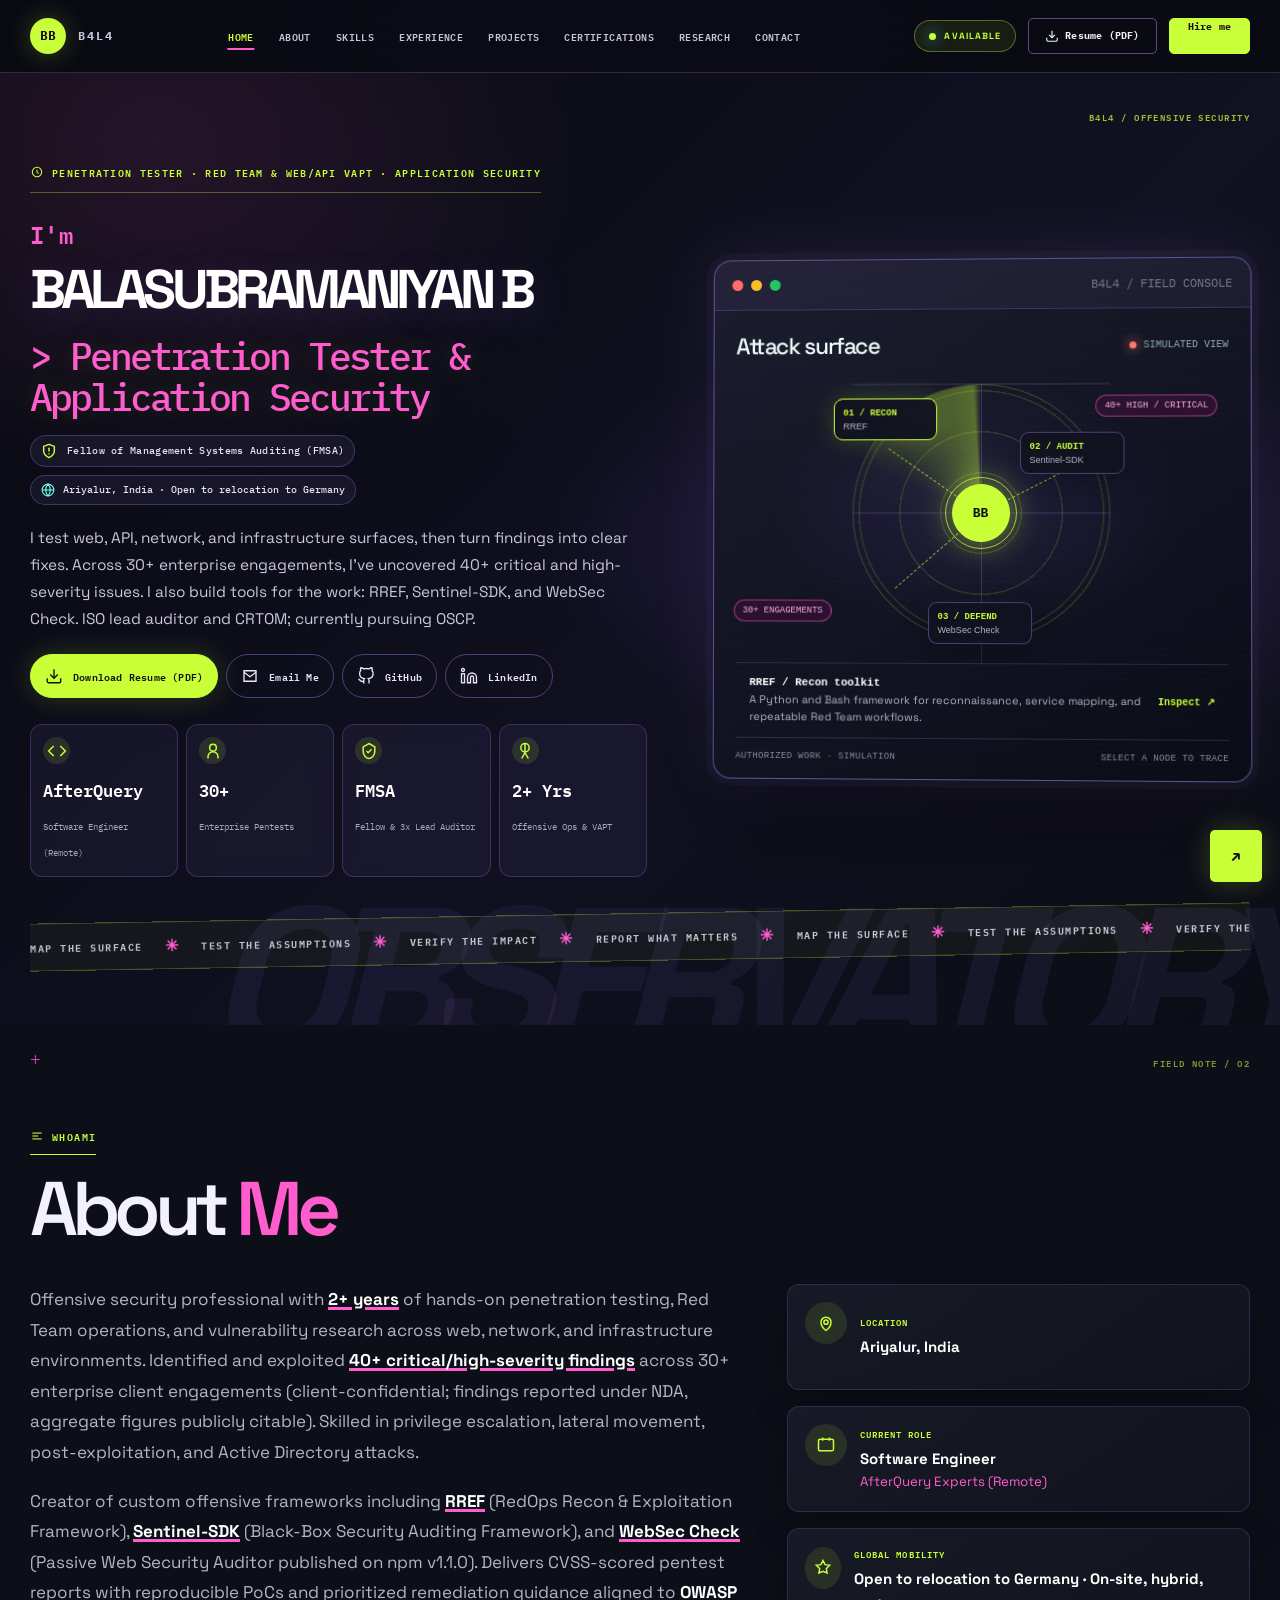
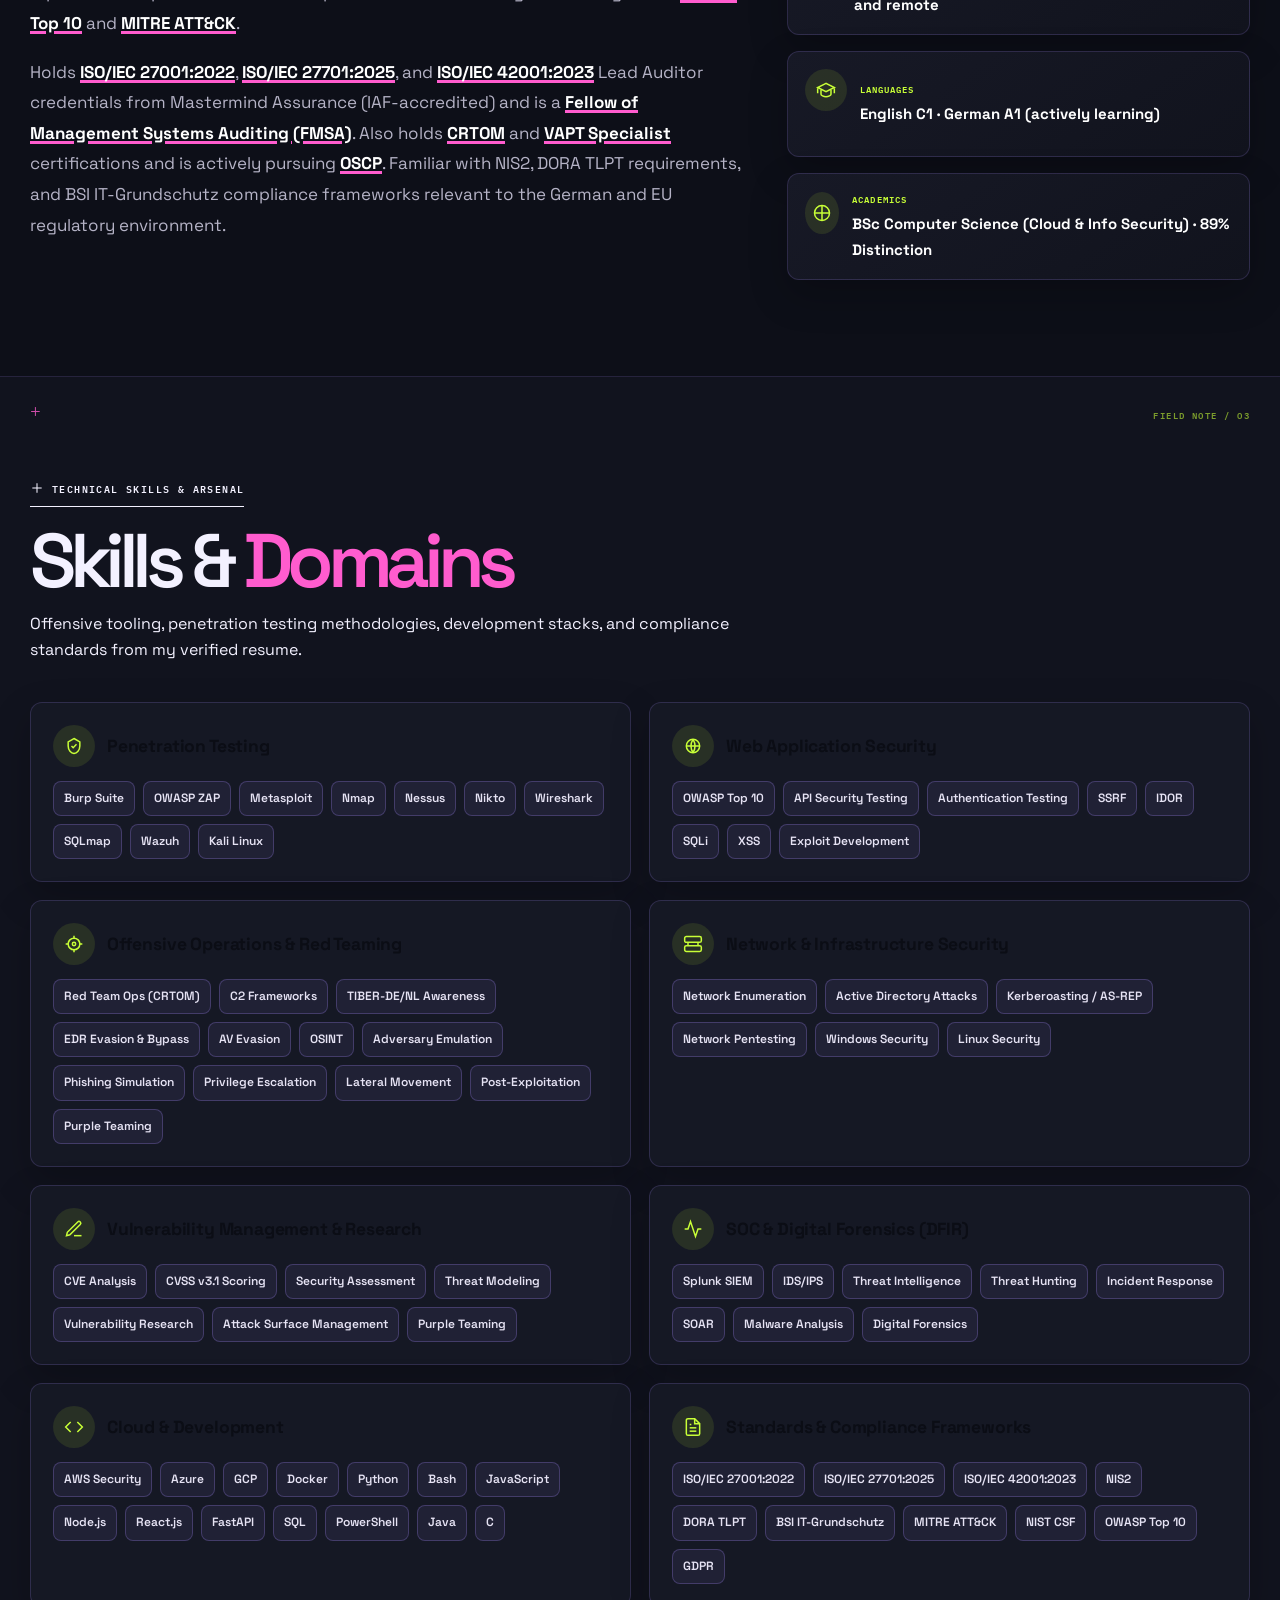
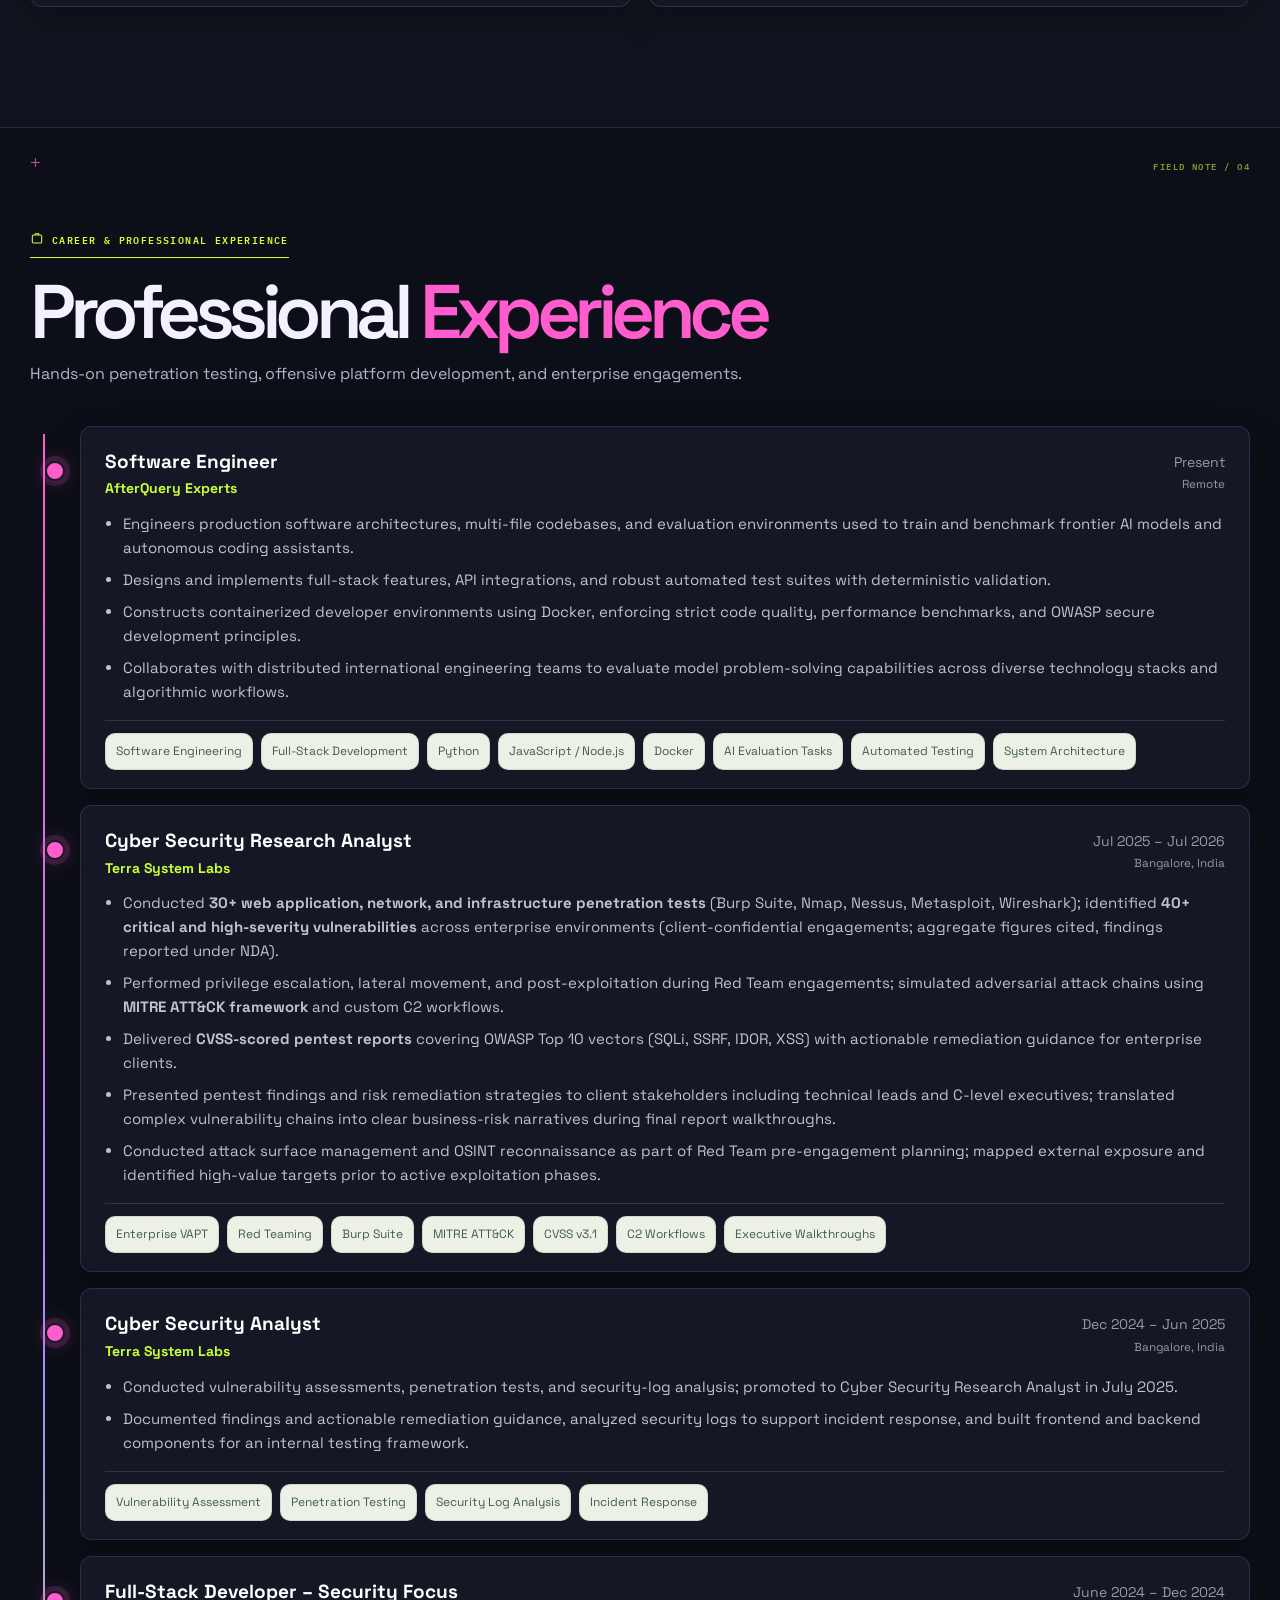
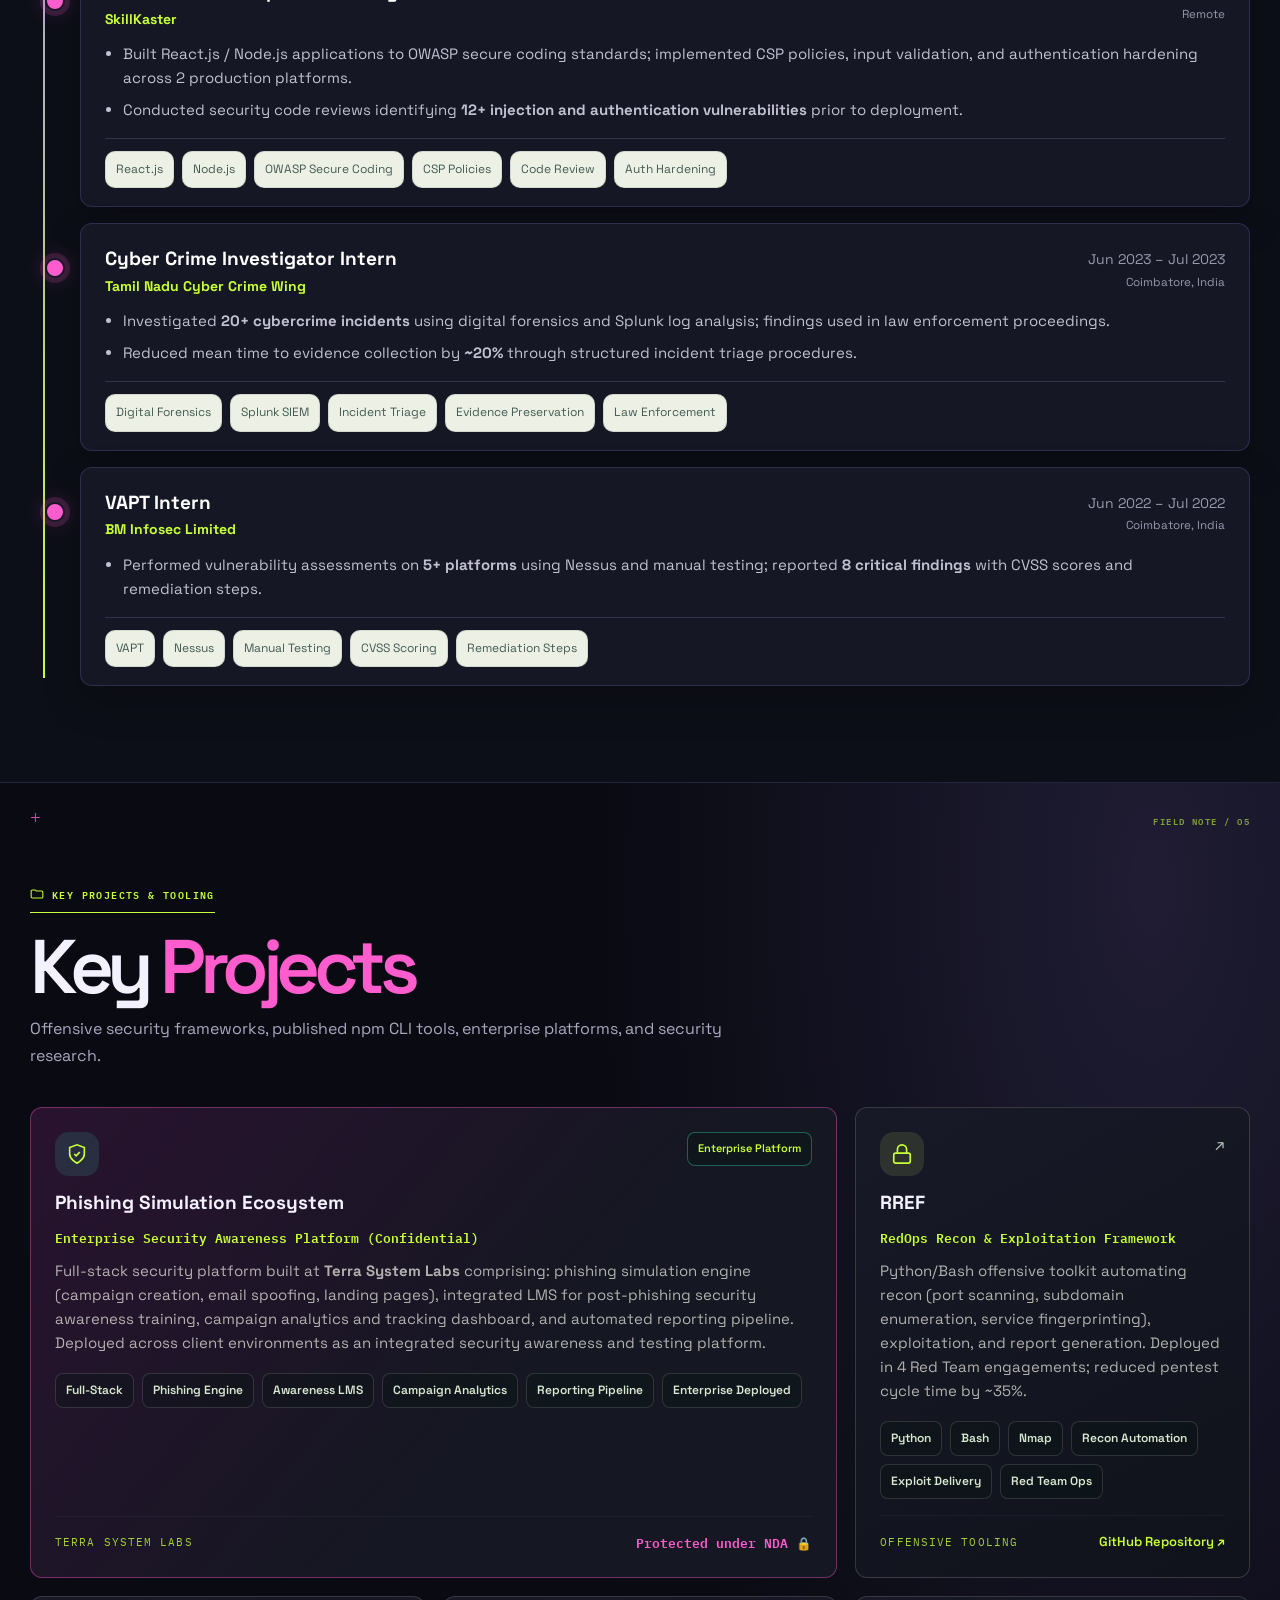
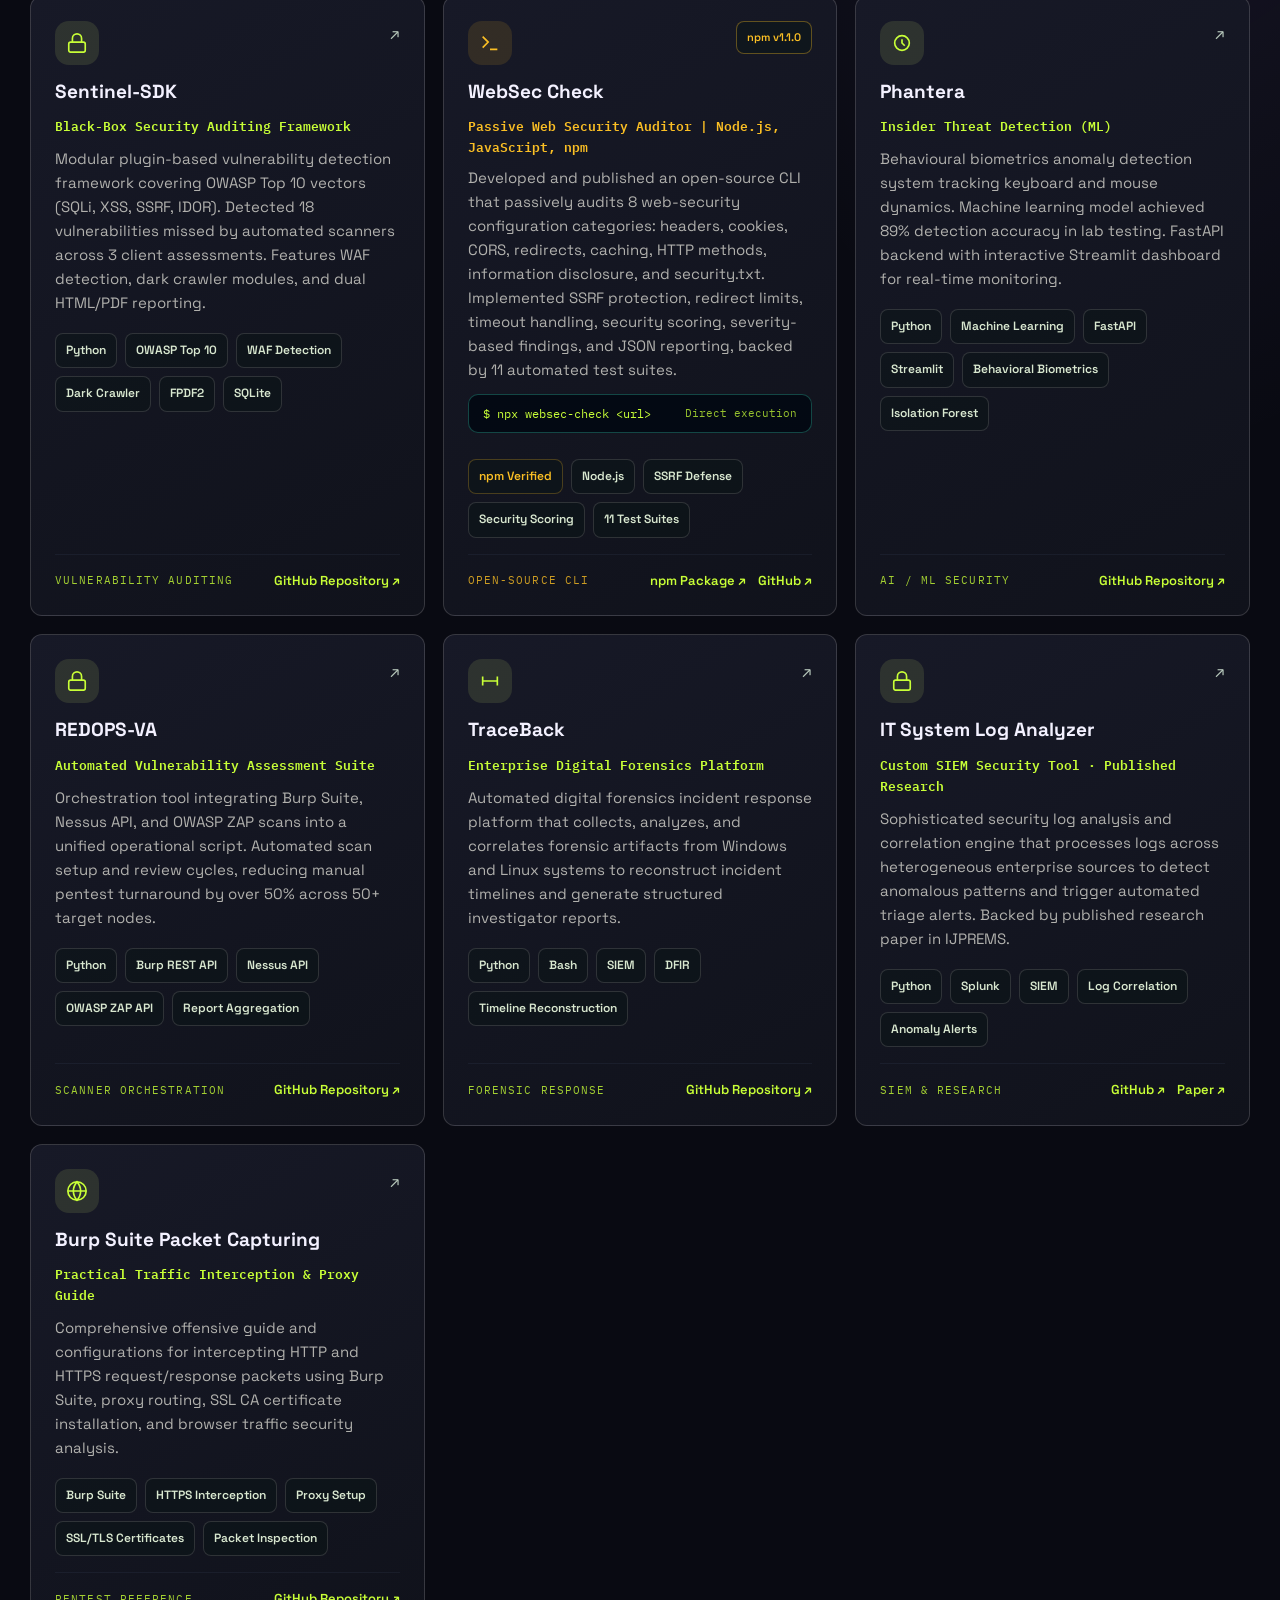
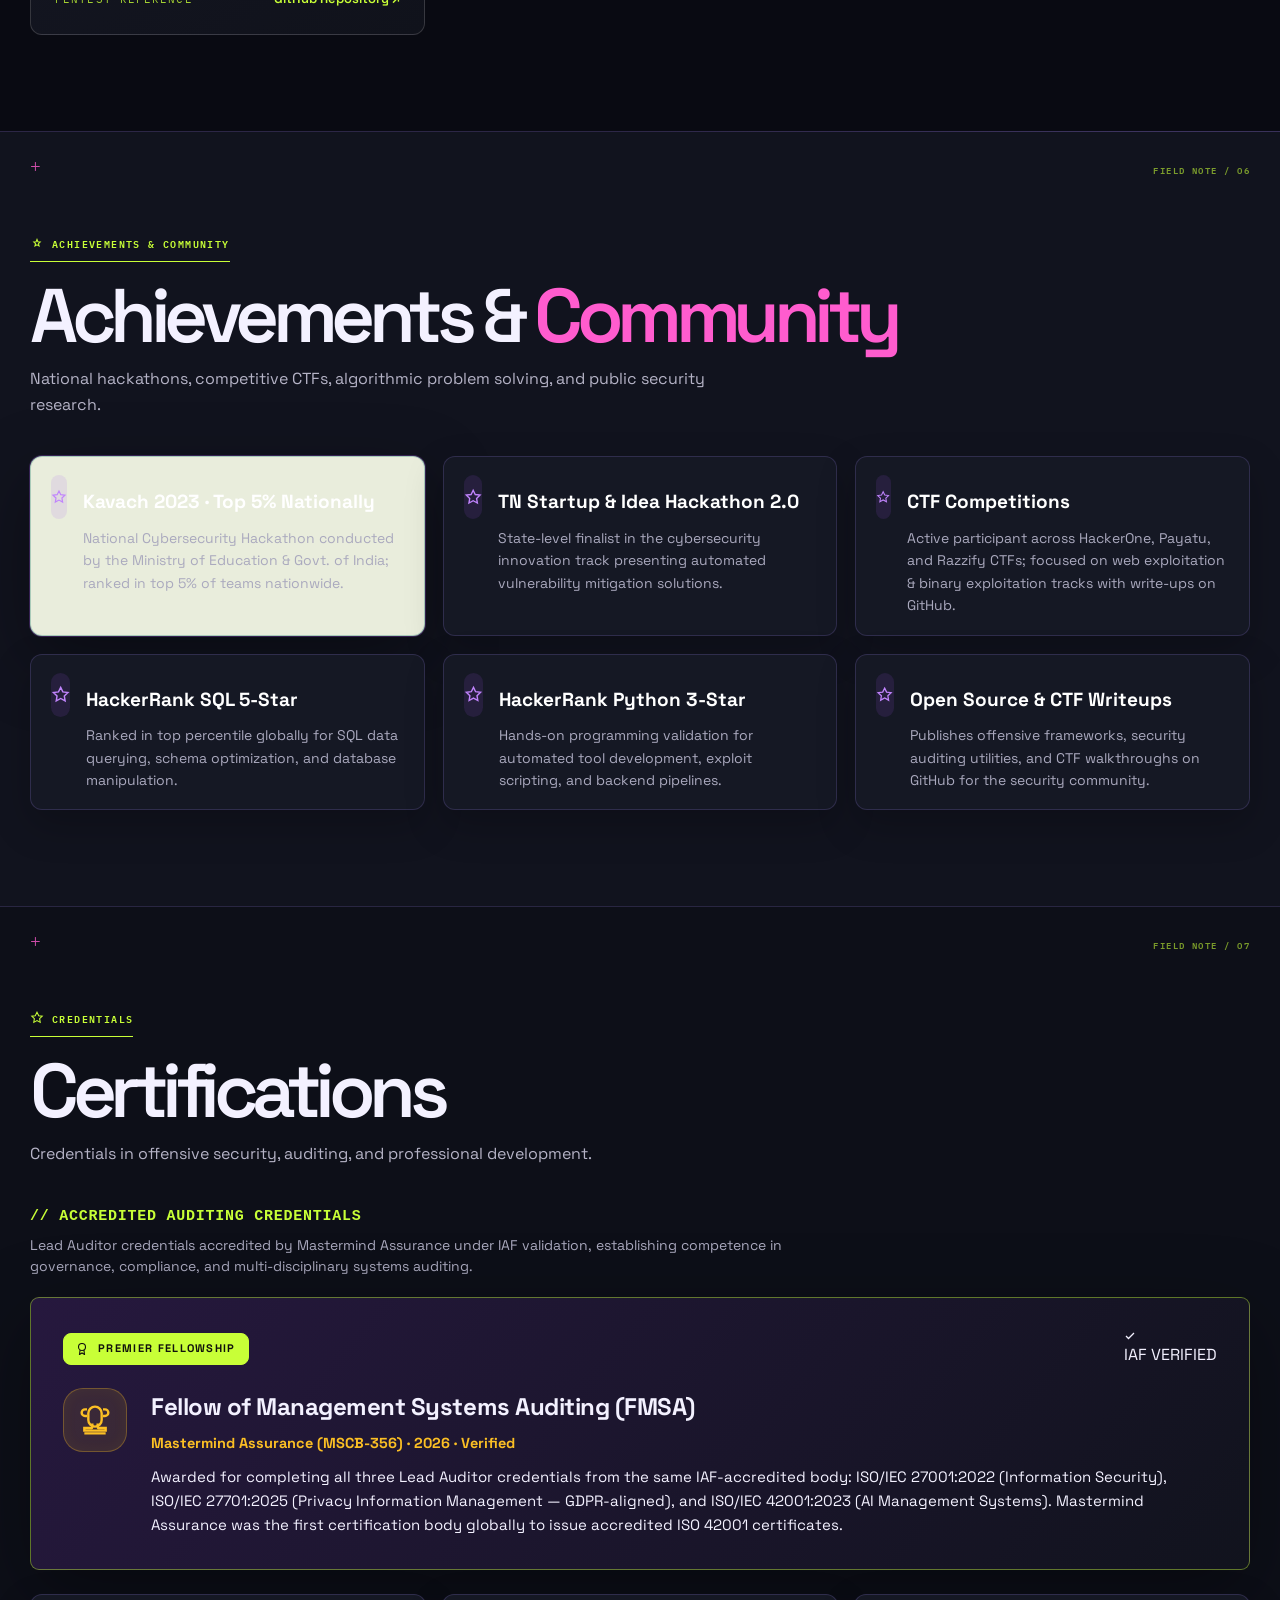
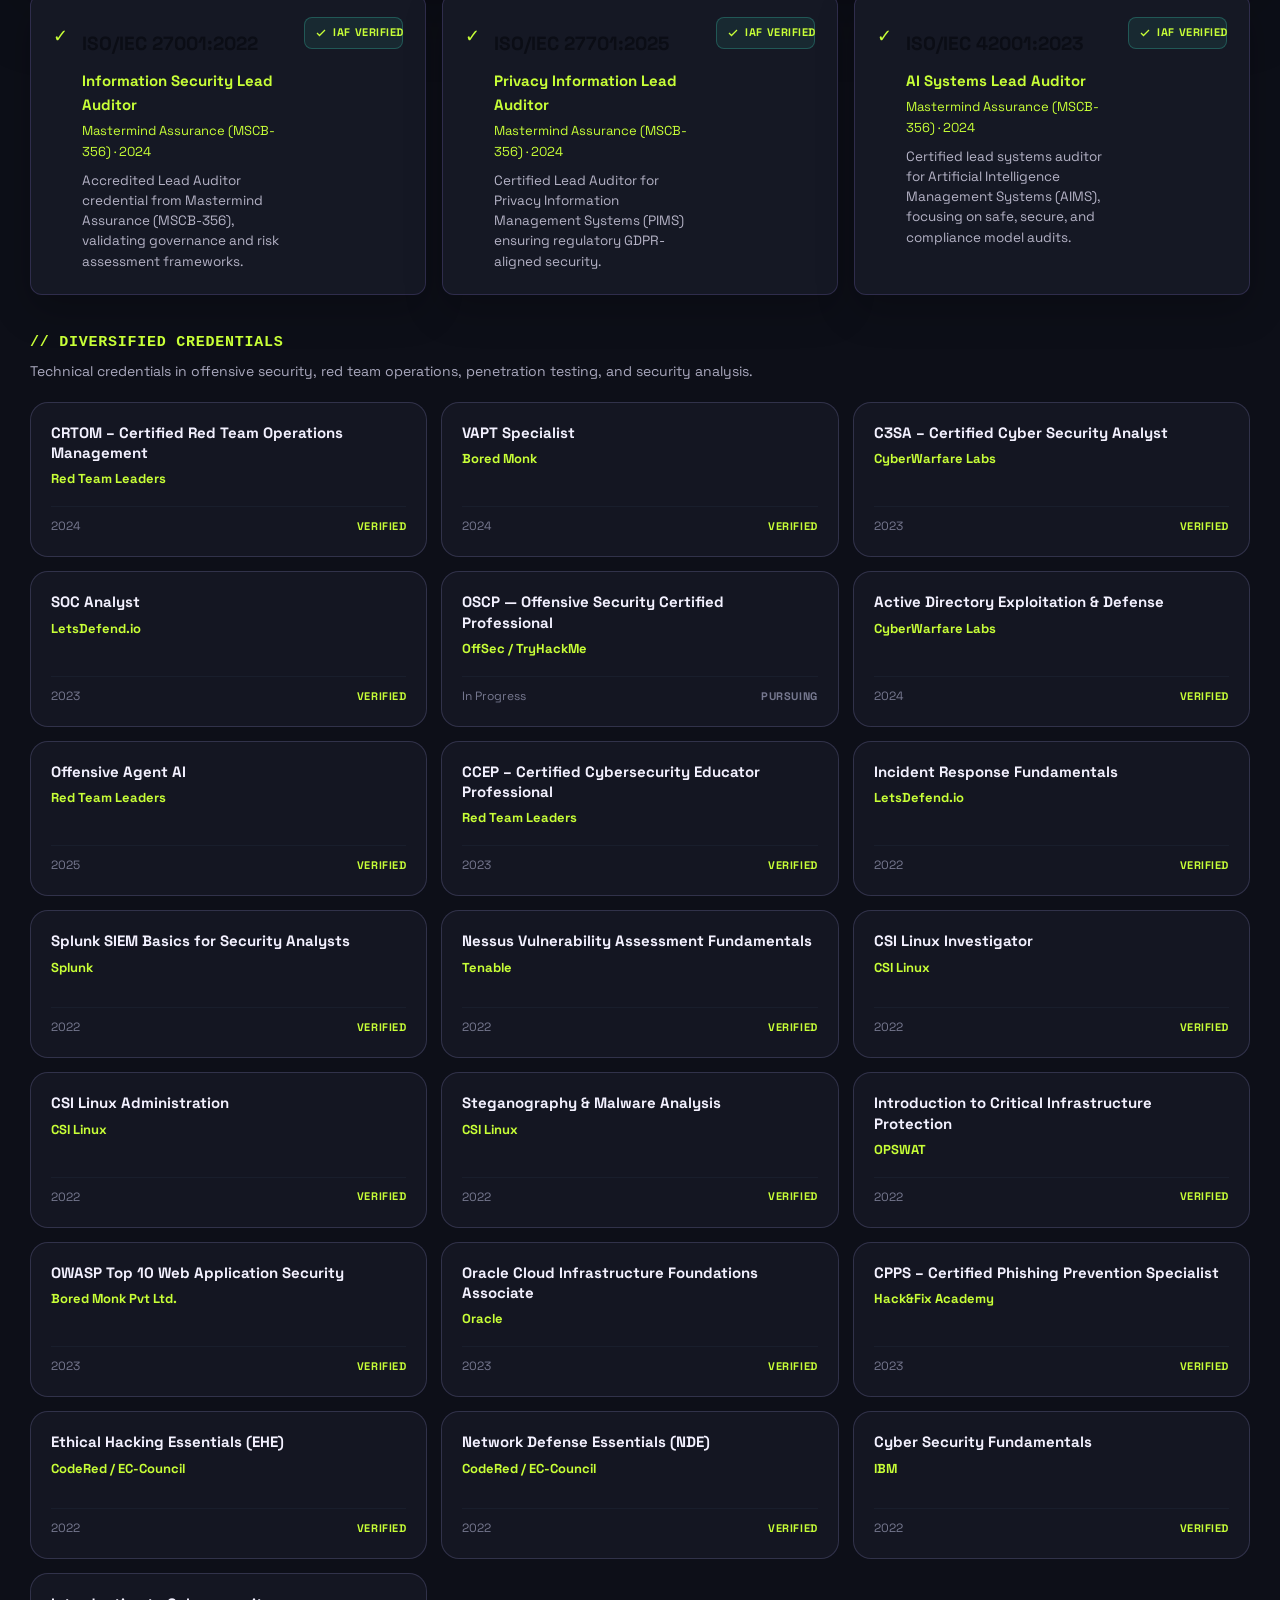
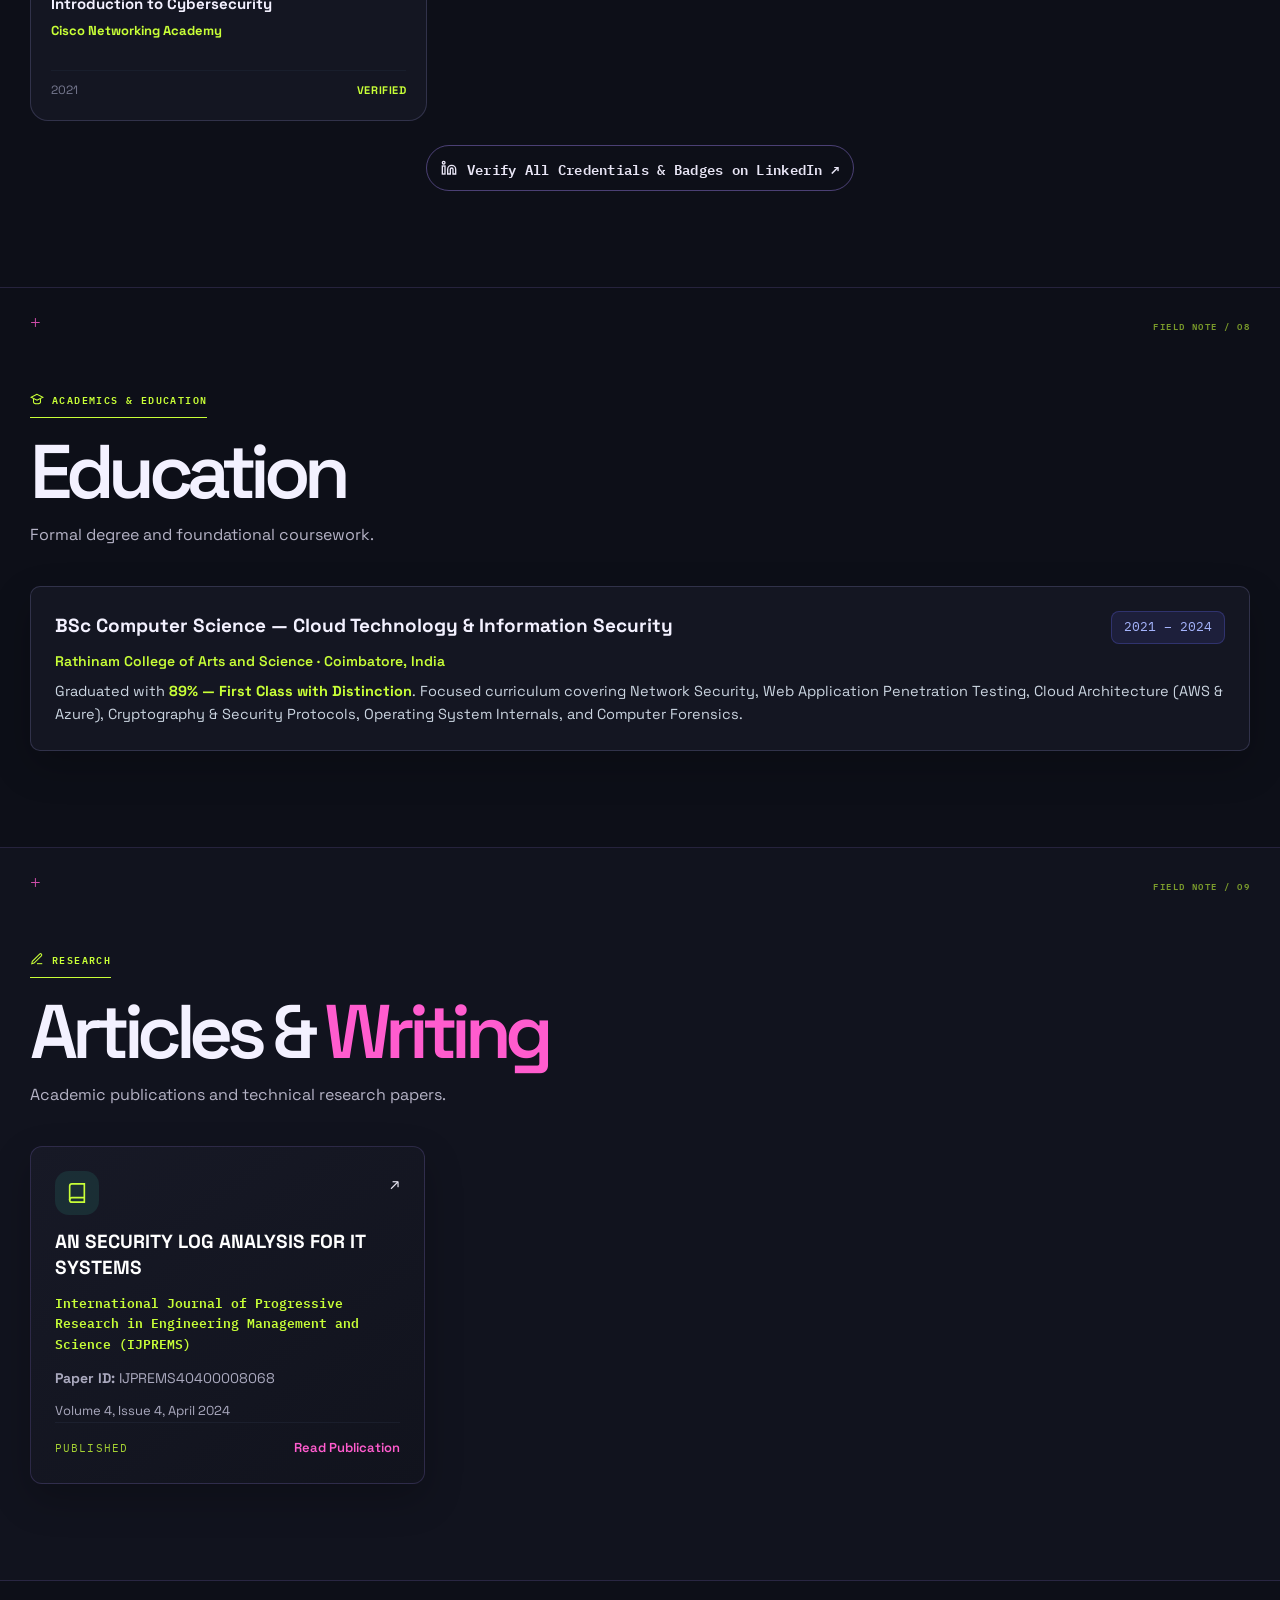
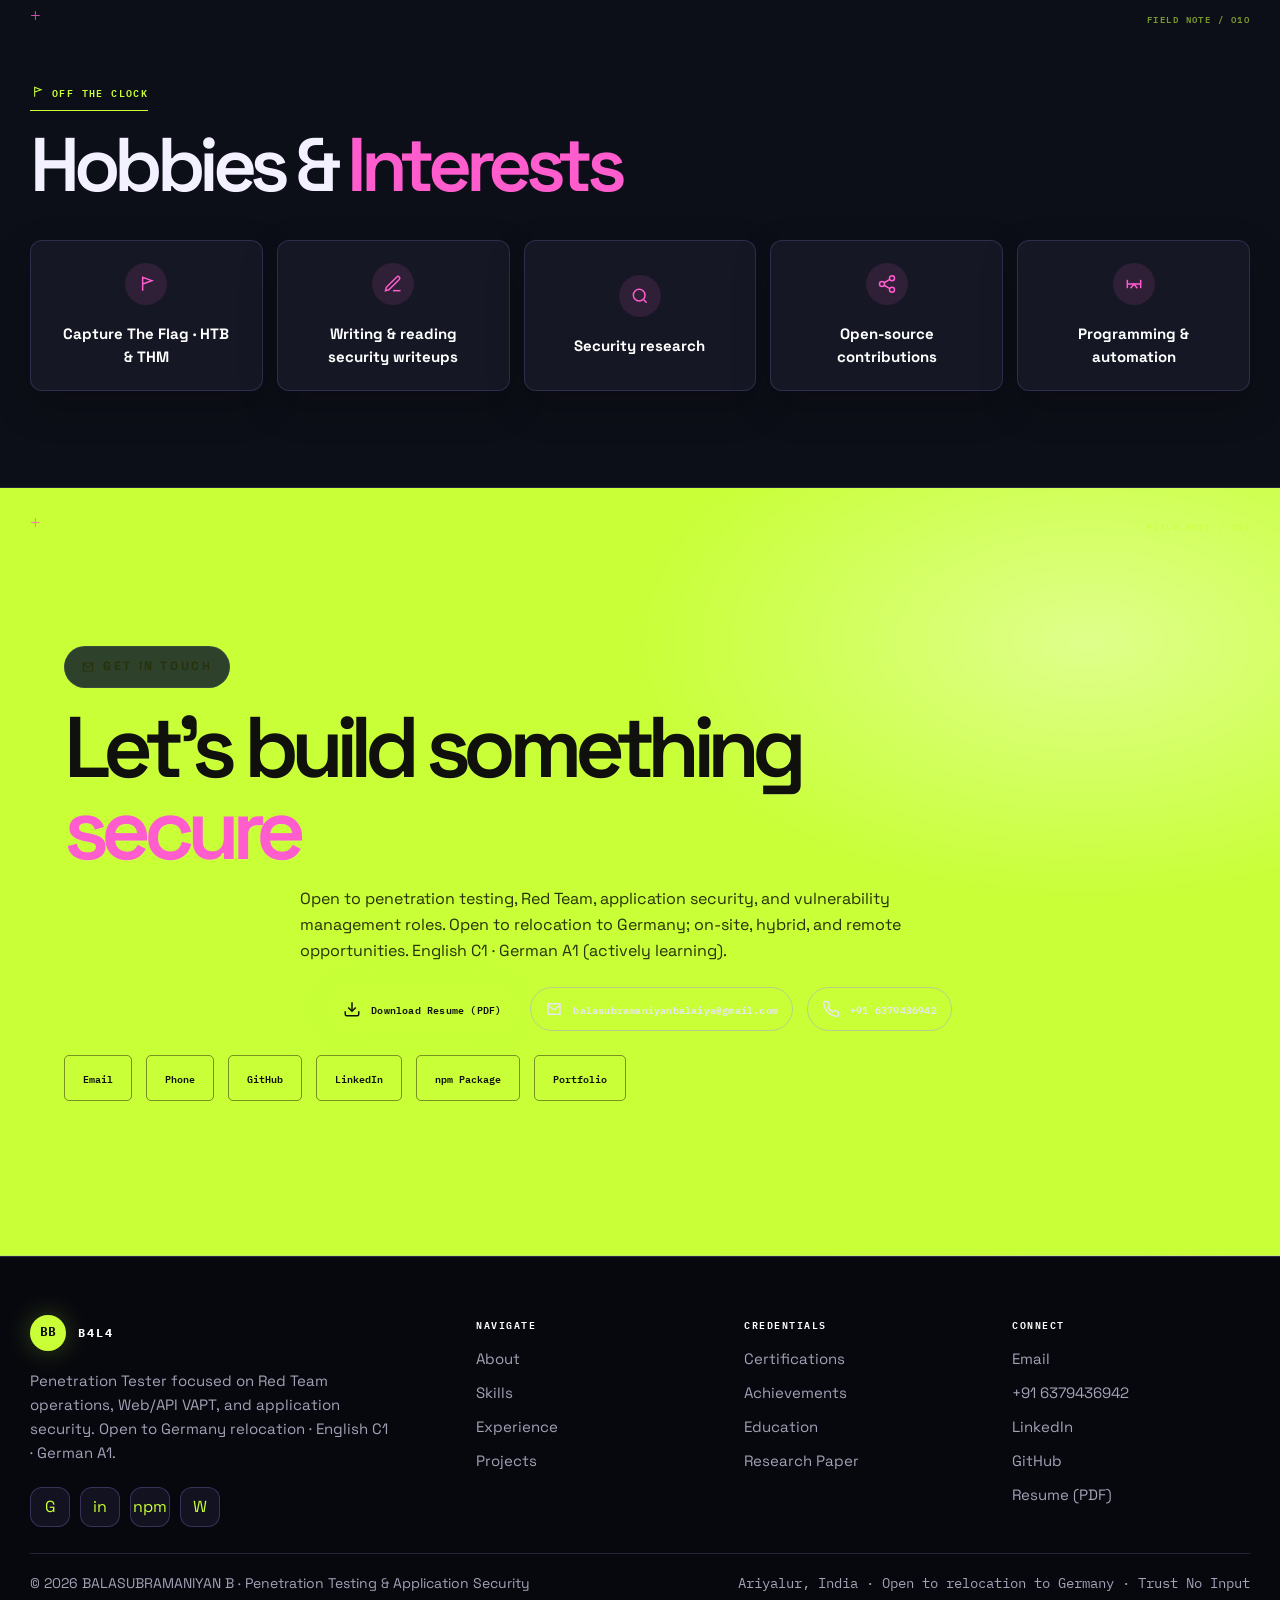
<file: index.html>
<!DOCTYPE html>
<html lang="en">

<head>
  <meta charset="UTF-8" />
  <meta name="viewport" content="width=device-width, initial-scale=1.0" />
  <title>BALASUBRAMANIYAN B | Penetration Tester &amp; Application Security</title>
  <meta name="description"
    content="BALASUBRAMANIYAN B — Penetration Tester, Red Team &amp; Web/API VAPT, Application Security, and ISO Lead Auditor portfolio. Open to Germany relocation." />
  <link rel="preconnect" href="https://fonts.googleapis.com">
  <link rel="preconnect" href="https://fonts.gstatic.com" crossorigin>
  <link
    href="https://fonts.googleapis.com/css2?family=IBM+Plex+Mono:wght@400;500;600;700&family=Space+Grotesk:wght@400;500;600;700&display=swap"
    rel="stylesheet">
  <style>
    :root {
      --bg: #030812;
      --bg-2: #06111f;
      --panel: rgba(13, 24, 43, 0.86);
      --panel-2: rgba(15, 28, 49, 0.92);
      --panel-soft: rgba(9, 17, 30, 0.72);
      --line: rgba(80, 119, 164, 0.22);
      --line-2: rgba(80, 119, 164, 0.34);
      --text: #ecf2fb;
      --muted: #98a8c0;
      --faint: #62718a;
      --teal: #3ee8c6;
      --cyan: #33c8ff;
      --purple: #a855f7;
      --green: #86efac;
      --radius-sm: 14px;
      --radius-md: 20px;
      --radius-lg: 28px;
      --shadow: 0 24px 70px rgba(0, 0, 0, 0.34);
      --content: 1220px;
      --transition-fast: 0.2s cubic-bezier(0.16, 1, 0.3, 1);
      --transition-normal: 0.4s cubic-bezier(0.16, 1, 0.3, 1);
      --transition-slow: 0.8s cubic-bezier(0.16, 1, 0.3, 1);
    }

    * {
      box-sizing: border-box;
      margin: 0;
      padding: 0;
    }

    html {
      scroll-behavior: smooth;
    }

    @keyframes bg-glow-drift {
      0% {
        background-position: 0% 50%, 100% 50%, 50% 100%, 0% 0%;
      }

      50% {
        background-position: 15% 45%, 80% 55%, 45% 95%, 0% 0%;
      }

      100% {
        background-position: 0% 50%, 100% 50%, 50% 100%, 0% 0%;
      }
    }

    body {
      font-family: Inter, system-ui, sans-serif;
      color: var(--text);
      background:
        radial-gradient(circle at 8% 18%, rgba(22, 163, 74, 0.08), transparent 22%),
        radial-gradient(circle at 88% 18%, rgba(34, 211, 238, 0.10), transparent 24%),
        radial-gradient(circle at 50% 100%, rgba(109, 40, 217, 0.10), transparent 26%),
        linear-gradient(180deg, #030812 0%, #02060d 100%);
      background-size: 140% 140%;
      animation: bg-glow-drift 20s ease-in-out infinite;
      min-height: 100vh;
      line-height: 1.6;
      overflow-x: hidden;
    }

    body::before {
      content: "";
      position: fixed;
      inset: 0;
      pointer-events: none;
      background-image:
        linear-gradient(rgba(255, 255, 255, 0.03) 1px, transparent 1px),
        linear-gradient(90deg, rgba(255, 255, 255, 0.02) 1px, transparent 1px);
      background-size: 80px 80px;
      mask-image: linear-gradient(to bottom, rgba(255, 255, 255, 0.16), transparent 55%);
      opacity: .28;
    }

    a {
      color: inherit;
      text-decoration: none;
    }

    img,
    svg {
      display: block;
      max-width: 100%;
    }

    .container {
      width: min(var(--content), calc(100% - 32px));
      margin: 0 auto;
    }

    .mono {
      font-family: "JetBrains Mono", monospace;
    }

    .accent {
      color: var(--cyan);
    }

    .muted {
      color: var(--muted);
    }

    .topbar {
      position: sticky;
      top: 0;
      z-index: 100;
      background: rgba(3, 8, 18, 0.75);
      backdrop-filter: blur(16px);
      border-bottom: 1px solid rgba(95, 123, 160, 0.18);
      transition: background var(--transition-normal), border-color var(--transition-normal), box-shadow var(--transition-normal);
    }

    .topbar-inner {
      display: flex;
      align-items: center;
      justify-content: space-between;
      gap: 18px;
      padding: 14px 0;
      transition: padding var(--transition-normal);
    }

    .topbar.scrolled {
      background: rgba(3, 8, 18, 0.92);
      border-bottom-color: rgba(62, 232, 198, 0.25);
      box-shadow: 0 10px 30px -10px rgba(3, 8, 18, 0.5);
    }

    .topbar.scrolled .topbar-inner {
      padding: 8px 0;
    }

    .brand {
      display: flex;
      align-items: center;
      gap: 12px;
      min-width: max-content;
    }

    .avatar {
      width: 36px;
      height: 36px;
      border-radius: 50%;
      background: linear-gradient(145deg, rgba(236, 72, 153, 0.24), rgba(168, 85, 247, 0.12));
      border: 1px solid rgba(236, 72, 153, 0.35);
      box-shadow: inset 0 0 0 2px rgba(255, 255, 255, 0.02), 0 0 18px rgba(236, 72, 153, 0.18);
      display: grid;
      place-items: center;
      color: #ffc3dc;
      font-weight: 800;
      font-size: 13px;
    }

    .brand strong {
      font-size: 14px;
      letter-spacing: 0.08em;
      text-transform: uppercase;
    }

    .nav {
      display: flex;
      flex-wrap: wrap;
      gap: 8px;
      justify-content: center;
    }

    .nav a {
      padding: 8px 10px;
      border-radius: 999px;
      color: var(--muted);
      font-size: 12px;
      font-weight: 600;
      transition: color var(--transition-normal), border-color var(--transition-normal), background var(--transition-normal);
      border: 1px solid transparent;
      position: relative;
    }

    .nav a::after {
      content: "";
      position: absolute;
      bottom: 2px;
      left: 50%;
      width: 0;
      height: 2px;
      background: var(--teal);
      transition: width var(--transition-normal), left var(--transition-normal);
      transform: translateX(-50%);
    }

    .nav a:hover::after,
    .nav a.active::after {
      width: 60%;
    }

    .nav a:hover,
    .nav a.active {
      color: var(--text);
      border-color: rgba(62, 232, 198, 0.2);
      background: rgba(9, 17, 30, 0.75);
    }

    .top-actions {
      display: flex;
      align-items: center;
      gap: 12px;
      min-width: max-content;
    }

    .status-pill {
      display: inline-flex;
      align-items: center;
      gap: 8px;
      height: 38px;
      padding: 0 14px;
      border-radius: 999px;
      border: 1px solid rgba(62, 232, 198, 0.22);
      background: rgba(4, 33, 33, 0.45);
      color: var(--teal);
      font-size: 11px;
      font-weight: 700;
      letter-spacing: 0.18em;
      text-transform: uppercase;
    }

    .status-pill::before {
      content: "";
      width: 7px;
      height: 7px;
      border-radius: 50%;
      background: var(--teal);
      box-shadow: 0 0 14px rgba(62, 232, 198, 0.9);
    }

    .hire-btn {
      height: 42px;
      padding: 0 18px;
      border-radius: 12px;
      border: 1px solid rgba(95, 123, 160, 0.22);
      background: rgba(9, 17, 30, 0.88);
      color: var(--text);
      font-weight: 700;
      font-size: 14px;
    }

    .section {
      padding: 90px 0 24px;
      position: relative;
    }

    .section:first-of-type {
      padding-top: 76px;
    }

    .section-head {
      margin-bottom: 30px;
    }

    .eyebrow {
      display: inline-flex;
      align-items: center;
      gap: 8px;
      padding: 10px 16px;
      border-radius: 999px;
      background: rgba(11, 24, 41, 0.82);
      border: 1px solid rgba(95, 123, 160, 0.18);
      color: var(--teal);
      font-size: 12px;
      font-weight: 700;
      letter-spacing: 0.22em;
      text-transform: uppercase;
    }

    .eyebrow svg {
      width: 14px;
      height: 14px;
    }

    h1,
    h2 {
      font-weight: 800;
      letter-spacing: -0.05em;
      line-height: 1;
    }

    h1 {
      max-width: 100%;
      font-size: clamp(2.55rem, 4.7vw, 4.25rem);
      line-height: .98;
      letter-spacing: -.065em;
      margin-top: 22px;
    }

    .hero-intro { display: block; margin-bottom: 8px; font-size: .68em; letter-spacing: -.04em; }
    .hero-name { display: block; white-space: nowrap; font-size: clamp(1.75rem, 3.9vw, 3.45rem); letter-spacing: -.065em; }

    .section-title {
      font-size: clamp(2.2rem, 5vw, 4.4rem);
      margin-top: 18px;
      margin-bottom: 12px;
    }

    .section-subtitle {
      font-size: 16px;
      color: var(--muted);
      max-width: 700px;
    }

    .hero-grid {
      display: grid;
      grid-template-columns: minmax(0, 1.05fr) minmax(360px, .85fr);
      gap: 34px;
      align-items: start;
    }

    .hero-copy p {
      font-size: 17px;
      max-width: 650px;
      color: #c4d0e0;
      margin: 22px 0 28px;
    }

    .hero-cta {
      display: flex;
      flex-wrap: wrap;
      gap: 12px;
      margin-bottom: 38px;
    }

    .btn {
      height: 56px;
      padding: 0 22px;
      border-radius: 14px;
      display: inline-flex;
      align-items: center;
      gap: 10px;
      border: 1px solid var(--line);
      background: rgba(10, 20, 35, 0.9);
      color: var(--text);
      font-weight: 700;
      font-size: 15px;
      transition: transform var(--transition-fast), background var(--transition-normal), border-color var(--transition-normal), box-shadow var(--transition-normal), color var(--transition-normal);
    }

    .btn svg {
      width: 18px;
      height: 18px;
    }

    .btn-primary {
      background: linear-gradient(135deg, var(--teal), #20c997);
      color: #05231d;
      border-color: rgba(62, 232, 198, 0.38);
      box-shadow: 0 18px 40px rgba(62, 232, 198, 0.14);
    }

    .btn:hover {
      transform: translateY(-2px);
    }

    .btn-primary:hover {
      box-shadow: 0 20px 45px rgba(62, 232, 198, 0.25);
    }

    /* Scroll Progress Bar */
    .scroll-progress-bar {
      position: fixed;
      top: 0;
      left: 0;
      height: 3px;
      background: linear-gradient(90deg, var(--teal) 0%, var(--cyan) 50%, var(--purple) 100%);
      width: 0%;
      z-index: 9999;
      transition: width 0.1s ease-out;
    }

    /* Scroll Reveal */
    .reveal {
      opacity: 0;
      transform: translateY(28px);
      transition: opacity var(--transition-slow), transform var(--transition-slow);
    }

    .reveal.revealed {
      opacity: 1;
      transform: translateY(0);
    }

    .reveal-delay-1 {
      transition-delay: 0.1s;
    }

    .reveal-delay-2 {
      transition-delay: 0.2s;
    }

    .reveal-delay-3 {
      transition-delay: 0.3s;
    }

    .reveal-delay-4 {
      transition-delay: 0.4s;
    }

    .reveal-delay-5 {
      transition-delay: 0.5s;
    }

    /* Terminal cursor blink */
    .terminal-cursor {
      display: inline-block;
      width: 8px;
      height: 15px;
      background: var(--teal);
      margin-left: 2px;
      animation: terminal-blink 1s steps(2, start) infinite;
      vertical-align: middle;
    }

    @keyframes terminal-blink {

      0%,
      100% {
        opacity: 1;
      }

      50% {
        opacity: 0;
      }
    }

    /* Card Glow & Interaction transitions */
    .stat-card,
    .skill-card,
    .timeline-card,
    .project-card,
    .article-card,
    .cert-card,
    .recognition-card,
    .hobby-card,
    .info-card,
    .cve-panel {
      transition: transform var(--transition-normal), border-color var(--transition-normal), box-shadow var(--transition-normal), background var(--transition-normal);
    }

    .stat-card:hover,
    .info-card:hover {
      transform: translateY(-4px);
      border-color: rgba(62, 232, 198, 0.45);
      box-shadow: 0 15px 30px -10px rgba(62, 232, 198, 0.15), var(--shadow);
    }

    .skill-card:hover {
      transform: translateY(-3px) scale(1.02);
      border-color: rgba(51, 200, 255, 0.45);
      box-shadow: 0 12px 24px -10px rgba(51, 200, 255, 0.15);
      background: rgba(15, 28, 49, 0.95);
    }

    .project-card:hover,
    .article-card:hover {
      transform: translateY(-6px);
      border-color: rgba(62, 232, 198, 0.45);
      box-shadow: 0 20px 40px -15px rgba(62, 232, 198, 0.2), var(--shadow);
      background: rgba(15, 28, 49, 0.95);
    }

    .cert-card:hover,
    .recognition-card:hover {
      transform: translateY(-4px);
      border-color: rgba(168, 85, 247, 0.45);
      box-shadow: 0 15px 30px -10px rgba(168, 85, 247, 0.15), var(--shadow);
      background: rgba(15, 28, 49, 0.95);
    }

    .hobby-card:hover {
      transform: translateY(-4px) scale(1.03);
      border-color: rgba(168, 85, 247, 0.4);
      box-shadow: 0 12px 24px -10px rgba(168, 85, 247, 0.15);
    }

    .timeline-card:hover {
      border-color: rgba(62, 232, 198, 0.35);
      box-shadow: 0 10px 30px -10px rgba(62, 232, 198, 0.08);
      background: rgba(15, 28, 49, 0.95);
    }

    .cve-panel:hover {
      border-color: rgba(51, 200, 255, 0.35);
      box-shadow: 0 20px 45px -10px rgba(51, 200, 255, 0.12), var(--shadow);
    }

    .hero-stats {
      display: grid;
      grid-template-columns: repeat(4, minmax(0, 1fr));
      gap: 16px;
    }

    .stat-card {
      min-height: 154px;
      border: 1px solid var(--line);
      border-radius: 18px;
      background: var(--panel);
      box-shadow: var(--shadow);
      padding: 22px;
    }

    .stat-card .icon-box,
    .mini-icon {
      width: 42px;
      height: 42px;
      border-radius: 12px;
      display: grid;
      place-items: center;
      background: rgba(62, 232, 198, 0.10);
      color: var(--teal);
      margin-bottom: 28px;
    }

    .stat-card .icon-box svg,
    .mini-icon svg {
      width: 20px;
      height: 20px;
    }

    .stat-card strong {
      display: block;
      font-size: 34px;
      line-height: 1;
      margin-bottom: 8px;
    }

    .stat-card span {
      color: var(--muted);
      font-size: 15px;
    }

    .terminal-card {
      border: 1px solid var(--line);
      border-radius: 20px;
      background: linear-gradient(180deg, rgba(15, 28, 49, 0.92), rgba(9, 16, 28, 0.98));
      overflow: hidden;
      box-shadow: var(--shadow);
    }

    .terminal-top {
      display: flex;
      align-items: center;
      justify-content: space-between;
      padding: 14px 18px;
      border-bottom: 1px solid rgba(95, 123, 160, 0.12);
      background: rgba(255, 255, 255, 0.02);
      color: var(--faint);
      font-size: 12px;
    }

    .dots {
      display: flex;
      gap: 8px;
    }

    .dots i {
      width: 11px;
      height: 11px;
      border-radius: 50%;
      display: block;
    }

    .dots i:nth-child(1) {
      background: #ff6b6b;
    }

    .dots i:nth-child(2) {
      background: #fbbf24;
    }

    .dots i:nth-child(3) {
      background: #22c55e;
    }

    .terminal-card pre {
      padding: 24px 22px 28px;
      font-size: 15px;
      line-height: 1.8;
      white-space: pre-wrap;
      color: #d8e5f8;
    }

    .ops-console {
      position: relative;
      min-height: 530px;
      padding-bottom: 16px;
      background:
        radial-gradient(ellipse at 50% 48%, rgba(22, 94, 95, .23), transparent 54%),
        linear-gradient(160deg, rgba(12, 24, 40, .98), rgba(4, 11, 20, .98));
      border-color: rgba(62, 232, 198, .22);
    }

    .ops-console .terminal-top { padding: 15px 18px; }
    .ops-console-title { display: flex; align-items: center; justify-content: space-between; gap: 10px; padding: 21px 22px 0; }
    .ops-console-title strong { color: #effafa; font-size: 19px; letter-spacing: -.04em; }
    .ops-console-title .mono { color: var(--teal); font-size: 10px; letter-spacing: .12em; }
    .ops-live { display: inline-flex; align-items: center; gap: 7px; color: #93a9bb; font: 10px "JetBrains Mono", monospace; text-transform: uppercase; }
    .ops-live::before { content: ""; width: 7px; height: 7px; border-radius: 50%; background: #ff776f; box-shadow: 0 0 12px #ff776f; animation: ops-live-pulse 1.8s ease-in-out infinite; }
    .ops-map { position: relative; height: 330px; margin: 3px 17px 0; overflow: hidden; isolation: isolate; }
    .ops-map::before { content: ""; position: absolute; inset: 0; opacity: .36; background-image: radial-gradient(rgba(95, 173, 183, .4) .7px, transparent .7px); background-size: 19px 19px; mask-image: radial-gradient(ellipse, #000 25%, transparent 76%); }
    .ops-radar { position: absolute; width: 258px; height: 258px; left: 50%; top: 50%; transform: translate(-50%, -50%); border: 1px solid rgba(94, 190, 183, .17); border-radius: 50%; background: repeating-radial-gradient(circle, transparent 0 40px, rgba(94, 190, 183, .12) 41px 42px); }
    .ops-radar::before { content: ""; position: absolute; inset: 0; border-radius: inherit; background: conic-gradient(from 0deg, transparent 0 76%, rgba(62, 232, 198, .02) 82%, rgba(62, 232, 198, .24) 99%, transparent 100%); animation: ops-sweep 8s linear infinite; }
    .ops-radar::after { content: ""; position: absolute; left: 50%; top: 0; bottom: 0; width: 1px; background: rgba(94, 190, 183, .16); box-shadow: 0 129px 0 rgba(94, 190, 183, .16); }
    .ops-crosshair { position: absolute; left: 50%; top: 50%; width: 258px; height: 1px; transform: translate(-50%, -50%); background: rgba(94, 190, 183, .16); }
    .ops-crosshair::before { content: ""; position: absolute; left: 0; right: 0; top: -129px; height: 1px; background: rgba(94, 190, 183, .16); }
    .ops-link { position: absolute; z-index: 1; height: 1px; transform-origin: left center; border-top: 1px dashed rgba(84, 204, 193, .42); }
    .ops-link-a { width: 113px; left: 50%; top: 50%; transform: rotate(-145deg); }
    .ops-link-b { width: 104px; left: 50%; top: 50%; transform: rotate(-27deg); }
    .ops-link-c { width: 114px; left: 50%; top: 50%; transform: rotate(139deg); }
    .ops-core { position: absolute; z-index: 3; left: 50%; top: 50%; display: grid; place-items: center; width: 58px; height: 58px; transform: translate(-50%, -50%); border: 1px solid rgba(62, 232, 198, .75); border-radius: 18px; background: linear-gradient(145deg, rgba(12, 54, 57, .96), rgba(8, 20, 31, .98)); box-shadow: 0 0 35px rgba(62, 232, 198, .2), inset 0 0 20px rgba(62, 232, 198, .1); color: var(--teal); font: 800 13px "JetBrains Mono", monospace; }
    .ops-core::after { content: ""; position: absolute; inset: -8px; border: 1px solid rgba(62, 232, 198, .28); border-radius: 23px; animation: ops-core-pulse 2.5s ease-out infinite; }
    .ops-node { position: absolute; z-index: 4; width: 104px; min-height: 42px; padding: 7px 9px; border: 1px solid rgba(111, 150, 179, .28); border-radius: 10px; background: rgba(6, 16, 28, .94); color: #d8e8f2; text-align: left; cursor: pointer; transition: transform .25s ease, border-color .25s ease, box-shadow .25s ease; }
    .ops-node span { display: block; color: var(--teal); font: 700 9px "JetBrains Mono", monospace; }
    .ops-node small { display: block; margin-top: 3px; color: #8ea2b7; font-size: 9px; white-space: nowrap; }
    .ops-node:hover, .ops-node.is-active { transform: translateY(-3px); border-color: rgba(62, 232, 198, .75); box-shadow: 0 8px 28px rgba(31, 204, 174, .12); }
    .ops-node-a { left: calc(50% - 148px); top: calc(50% - 112px); }
    .ops-node-b { left: calc(50% + 39px); top: calc(50% - 81px); }
    .ops-node-c { left: calc(50% - 53px); top: calc(50% + 89px); }
    .ops-tag { position: absolute; z-index: 2; padding: 5px 8px; border: 1px solid rgba(255, 119, 111, .26); border-radius: 999px; background: rgba(36, 18, 25, .88); color: #ffaaa3; font: 9px "JetBrains Mono", monospace; animation: ops-tag-float 4s ease-in-out infinite; }
    .ops-tag-a { right: 16px; top: 32px; }
    .ops-tag-b { left: 3px; bottom: 41px; animation-delay: -1.6s; }
    .ops-detail { display: flex; align-items: center; justify-content: space-between; gap: 12px; min-height: 72px; margin: 0 22px; padding: 13px 14px; border-top: 1px solid rgba(95, 123, 160, .16); border-bottom: 1px solid rgba(95, 123, 160, .16); }
    .ops-detail p { margin: 0; color: #a9b8c8; font-size: 11px; line-height: 1.5; }
    .ops-detail p strong { display: block; margin-bottom: 3px; color: #f2f7fb; font: 700 11px "JetBrains Mono", monospace; }
    .ops-detail a { flex: 0 0 auto; color: var(--teal); font: 700 10px "JetBrains Mono", monospace; }
    .ops-detail a:hover { color: #fff; }
    .ops-foot { display: flex; justify-content: space-between; gap: 12px; padding: 13px 22px 0; color: #72859a; font: 9px "JetBrains Mono", monospace; letter-spacing: .04em; text-transform: uppercase; }
    .ops-node:focus-visible, .ops-detail a:focus-visible { outline: 2px solid var(--teal); outline-offset: 3px; }

    @keyframes ops-sweep { to { transform: rotate(360deg); } }
    @keyframes ops-core-pulse { 0% { transform: scale(.86); opacity: .9; } 100% { transform: scale(1.38); opacity: 0; } }
    @keyframes ops-live-pulse { 50% { opacity: .4; box-shadow: 0 0 3px #ff776f; } }
    @keyframes ops-tag-float { 50% { transform: translateY(-5px); } }
    @media (prefers-reduced-motion: reduce) { .ops-radar::before, .ops-core::after, .ops-live::before, .ops-tag { animation: none !important; } }

    @media (max-width: 760px) {
      .ops-console { min-height: 0; }
      .ops-map { height: 295px; }
      .ops-radar { width: 230px; height: 230px; }
      .ops-crosshair { width: 230px; }
      .ops-link-a { width: 97px; }
      .ops-link-b { width: 91px; }
      .ops-link-c { width: 98px; }
      .ops-node-a { left: calc(50% - 134px); top: calc(50% - 101px); }
      .ops-node-b { left: calc(50% + 29px); top: calc(50% - 70px); }
      .ops-node-c { left: calc(50% - 52px); top: calc(50% + 77px); }
      .ops-tag-a { right: 0; }
      .ops-tag-b { left: 0; bottom: 28px; }
      .ops-detail { align-items: flex-start; }
      .ops-foot { font-size: 8px; }
    }

    .cmt {
      color: #64748b;
    }

    .key {
      color: #34d399;
      font-weight: 700;
    }

    .val {
      color: #fcd34d;
      font-weight: 600;
    }

    .str {
      color: #dbeafe;
    }

    .sym {
      color: #60a5fa;
    }

    .about-grid {
      display: grid;
      grid-template-columns: minmax(0, 1.15fr) minmax(280px, .75fr);
      gap: 46px;
      align-items: start;
    }

    .about-text {
      font-size: 17px;
      color: #c4d0e0;
      display: grid;
      gap: 18px;
      max-width: 760px;
    }

    .info-stack {
      display: grid;
      gap: 16px;
    }

    .info-card {
      border: 1px solid var(--line);
      border-radius: 18px;
      background: var(--panel);
      padding: 22px;
      min-height: 96px;
      display: flex;
      align-items: center;
      gap: 16px;
    }

    .info-card .meta-label {
      font-size: 12px;
      color: var(--faint);
      text-transform: uppercase;
      letter-spacing: 0.18em;
      display: block;
      margin-bottom: 4px;
    }

    .info-card strong {
      font-size: 18px;
      line-height: 1.3;
    }

    .skills-grid {
      display: grid;
      grid-template-columns: repeat(4, minmax(0, 1fr));
      gap: 14px;
    }

    .skills-category-grid {
      display: grid;
      grid-template-columns: repeat(2, minmax(0, 1fr));
      gap: 18px;
      margin-bottom: 24px;
    }

    @media (max-width: 900px) {
      .skills-category-grid {
        grid-template-columns: 1fr;
      }
    }

    .skill-cat-card {
      border: 1px solid var(--line);
      border-radius: 18px;
      background: var(--panel);
      padding: 22px;
      display: flex;
      flex-direction: column;
      gap: 14px;
      transition: transform var(--transition-normal), border-color var(--transition-normal), box-shadow var(--transition-normal), background var(--transition-normal);
    }

    .skill-cat-card:hover {
      transform: translateY(-3px);
      border-color: rgba(62, 232, 198, 0.45);
      box-shadow: 0 16px 36px -10px rgba(62, 232, 198, 0.15), var(--shadow);
      background: rgba(15, 28, 49, 0.95);
    }

    .skill-cat-header {
      display: flex;
      align-items: center;
      gap: 12px;
    }

    .skill-cat-header .mini-icon {
      margin-bottom: 0;
      flex-shrink: 0;
    }

    .skill-cat-header h3 {
      font-size: 17.5px;
      font-weight: 700;
      color: var(--text);
      letter-spacing: -0.01em;
    }

    .skill-cat-tags {
      display: flex;
      flex-wrap: wrap;
      gap: 8px;
    }

    .skill-cat-tags .pill {
      margin: 0;
      transition: all var(--transition-fast);
    }

    .skill-cat-tags .pill:hover {
      background: rgba(62, 232, 198, 0.15);
      border-color: rgba(62, 232, 198, 0.45);
      color: #fff;
    }

    .skill-card {
      min-height: 112px;
      border: 1px solid var(--line);
      border-radius: 18px;
      background: var(--panel);
      padding: 18px 20px;
      display: flex;
      align-items: center;
      gap: 16px;
    }

    .skill-card strong {
      font-size: 17px;
      line-height: 1.35;
    }

    .experience-timeline {
      position: relative;
      display: grid;
      gap: 16px;
      padding-left: 28px;
    }

    .experience-timeline::before {
      content: "";
      position: absolute;
      left: 13px;
      top: 8px;
      bottom: 8px;
      width: 2px;
      background: linear-gradient(180deg, rgba(62, 232, 198, 0.95), rgba(62, 232, 198, 0.14));
    }

    .timeline-card {
      position: relative;
      border: 1px solid var(--line);
      border-radius: 18px;
      background: var(--panel);
      padding: 24px 24px 18px 24px;
      margin-left: 22px;
    }

    .timeline-card::before {
      content: "";
      position: absolute;
      left: -36px;
      top: 34px;
      width: 20px;
      height: 20px;
      border-radius: 50%;
      border: 2px solid var(--teal);
      background: #041019;
      box-shadow: 0 0 0 5px rgba(62, 232, 198, 0.08);
    }

    .timeline-top {
      display: flex;
      justify-content: space-between;
      gap: 20px;
      align-items: start;
      margin-bottom: 12px;
      flex-wrap: wrap;
    }

    .timeline-top h3 {
      font-size: 19px;
      line-height: 1.2;
      margin-bottom: 4px;
    }

    .timeline-company {
      color: var(--teal);
      font-weight: 700;
      font-size: 14px;
    }

    .timeline-date {
      color: var(--muted);
      font-size: 14px;
      text-align: right;
    }

    .timeline-date small {
      display: block;
      color: var(--faint);
      margin-top: 2px;
    }

    .timeline-card ul {
      padding-left: 18px;
      margin-bottom: 16px;
      display: grid;
      gap: 8px;
    }

    .timeline-card li {
      color: #c4d0e0;
      font-size: 15px;
    }

    .tag-list {
      display: flex;
      flex-wrap: wrap;
      gap: 8px;
      padding-top: 12px;
      border-top: 1px solid rgba(95, 123, 160, 0.12);
    }

    .tag-item {
      padding: 8px 10px;
      border-radius: 10px;
      font-size: 12px;
      color: #c0d2e8;
      background: rgba(8, 14, 27, 0.84);
      border: 1px solid rgba(95, 123, 160, 0.18);
    }

    .card-grid-3 {
      display: grid;
      grid-template-columns: repeat(3, minmax(0, 1fr));
      gap: 18px;
    }

    .project-card,
    .article-card,
    .cert-card,
    .recognition-card,
    .hobby-card {
      border: 1px solid var(--line);
      border-radius: 18px;
      background: var(--panel);
      box-shadow: var(--shadow);
    }

    .project-card,
    .article-card {
      padding: 24px;
      min-height: 320px;
      display: flex;
      flex-direction: column;
    }

    .project-card h3,
    .article-card h3,
    .cert-card h3,
    .recognition-card h3 {
      font-size: 19px;
      line-height: 1.35;
      margin: 14px 0 12px;
    }

    .project-card p,
    .article-card p,
    .cert-card p {
      color: var(--muted);
      font-size: 15px;
    }

    .card-top {
      display: flex;
      justify-content: space-between;
      align-items: start;
      gap: 12px;
    }

    .folder-box,
    .write-box,
    .star-box {
      width: 44px;
      height: 44px;
      border-radius: 14px;
      display: grid;
      place-items: center;
      background: rgba(62, 232, 198, 0.10);
      color: var(--teal);
    }

    .star-box {
      background: rgba(168, 85, 247, 0.12);
      color: #c084fc;
    }

    .card-top svg {
      width: 22px;
      height: 22px;
    }

    .external {
      color: var(--faint);
    }

    .pills {
      display: flex;
      flex-wrap: wrap;
      gap: 8px;
      margin: 18px 0 16px;
    }

    .pill {
      padding: 7px 10px;
      border-radius: 8px;
      border: 1px solid rgba(95, 123, 160, 0.16);
      background: rgba(8, 14, 27, 0.8);
      color: #7fb7ff;
      font-size: 12px;
      font-weight: 600;
    }

    .project-footer {
      margin-top: auto;
      padding-top: 16px;
      border-top: 1px solid rgba(95, 123, 160, 0.10);
      display: flex;
      justify-content: space-between;
      gap: 16px;
      flex-wrap: wrap;
      color: var(--muted);
      font-size: 14px;
    }

    .metric-row,
    .link-row {
      display: flex;
      align-items: center;
      gap: 16px;
    }

    .cve-panel {
      border: 1px solid var(--line);
      border-radius: 22px;
      background: linear-gradient(90deg, rgba(7, 41, 39, 0.35), rgba(12, 22, 38, 0.92) 45%, rgba(7, 16, 31, 0.96));
      padding: 30px;
      display: grid;
      grid-template-columns: 110px minmax(0, 1fr);
      gap: 26px;
      box-shadow: var(--shadow);
    }

    .cve-big {
      font-size: 62px;
      line-height: 1;
      font-weight: 800;
      color: var(--cyan);
    }

    .cve-copy p {
      color: #c6d3e3;
      font-size: 15px;
      margin-bottom: 16px;
      max-width: 700px;
    }

    .cve-tags {
      display: flex;
      flex-wrap: wrap;
      gap: 10px;
    }

    .cve-tags span {
      padding: 10px 14px;
      border-radius: 10px;
      border: 1px solid rgba(95, 123, 160, 0.18);
      background: rgba(12, 22, 38, 0.88);
      color: #d7e3f7;
      font-size: 14px;
      font-weight: 700;
    }

    .cve-stats-row {
      display: grid;
      grid-template-columns: repeat(4, minmax(0, 1fr));
      gap: 12px;
      margin: 16px 0;
    }

    @media (max-width: 800px) {
      .cve-stats-row {
        grid-template-columns: repeat(2, minmax(0, 1fr));
      }
    }

    .cve-stat-box {
      border: 1px solid rgba(80, 119, 164, 0.22);
      border-radius: 12px;
      background: rgba(8, 14, 27, 0.7);
      padding: 12px 14px;
      text-align: center;
    }

    .cve-stat-box strong {
      display: block;
      font-size: 24px;
      color: var(--teal);
      line-height: 1.1;
      margin-bottom: 3px;
    }

    .cve-stat-box span {
      font-size: 11px;
      color: var(--muted);
      text-transform: uppercase;
      letter-spacing: 0.05em;
    }

    .cve-vectors-grid {
      display: grid;
      grid-template-columns: repeat(2, minmax(0, 1fr));
      gap: 12px;
      margin-top: 18px;
    }

    @media (max-width: 768px) {
      .cve-vectors-grid {
        grid-template-columns: 1fr;
      }
    }

    .cve-vector-card {
      border: 1px solid rgba(80, 119, 164, 0.2);
      border-radius: 12px;
      background: rgba(10, 20, 36, 0.75);
      padding: 14px 16px;
      transition: all var(--transition-normal);
    }

    .cve-vector-card:hover {
      border-color: rgba(62, 232, 198, 0.35);
      background: rgba(14, 26, 46, 0.9);
      transform: translateY(-2px);
    }

    .cve-vector-head {
      display: flex;
      align-items: center;
      justify-content: space-between;
      gap: 10px;
      margin-bottom: 6px;
    }

    .cve-vector-head h4 {
      font-size: 14.5px;
      font-weight: 700;
      color: var(--text);
    }

    .cve-severity-tag {
      font-size: 10px;
      font-weight: 700;
      padding: 3px 8px;
      border-radius: 6px;
      text-transform: uppercase;
      letter-spacing: 0.06em;
      white-space: nowrap;
    }

    .sev-critical {
      background: rgba(239, 68, 68, 0.15);
      border: 1px solid rgba(239, 68, 68, 0.35);
      color: #f87171;
    }

    .sev-high {
      background: rgba(249, 115, 22, 0.15);
      border: 1px solid rgba(249, 115, 22, 0.35);
      color: #fb923c;
    }

    .cve-vector-card p {
      font-size: 12.5px;
      color: var(--muted);
      line-height: 1.45;
      margin: 0;
    }

    .cli-command-box {
      display: flex;
      align-items: center;
      justify-content: space-between;
      gap: 10px;
      background: rgba(3, 8, 18, 0.9);
      border: 1px solid rgba(62, 232, 198, 0.28);
      border-radius: 10px;
      padding: 9px 14px;
      margin: 12px 0 8px;
      font-family: "JetBrains Mono", monospace;
      font-size: 12px;
      color: var(--teal);
    }

    .cli-command-box code {
      font-family: inherit;
    }

    .cv-btn {
      height: 42px;
      padding: 0 16px;
      border-radius: 12px;
      border: 1px solid rgba(62, 232, 198, 0.35);
      background: rgba(62, 232, 198, 0.08);
      color: var(--teal);
      font-weight: 700;
      font-size: 13.5px;
      display: inline-flex;
      align-items: center;
      gap: 6px;
      transition: all var(--transition-normal);
    }

    .cv-btn:hover {
      background: rgba(62, 232, 198, 0.18);
      border-color: rgba(62, 232, 198, 0.6);
      transform: translateY(-2px);
      box-shadow: 0 4px 14px rgba(62, 232, 198, 0.2);
    }

    .relocation-badge {
      display: inline-flex;
      align-items: center;
      gap: 8px;
      padding: 6px 14px;
      border-radius: 999px;
      background: rgba(51, 200, 255, 0.08);
      border: 1px solid rgba(51, 200, 255, 0.28);
      color: #93e2ff;
      font-size: 13px;
      font-weight: 600;
      margin-top: 8px;
      margin-bottom: 12px;
      backdrop-filter: blur(8px);
      width: fit-content;
      max-width: 100%;
    }

    .relocation-badge svg {
      width: 14px;
      height: 14px;
      color: var(--cyan);
      flex-shrink: 0;
    }

    .recognition-card {
      min-height: 112px;
      padding: 18px 20px;
      display: flex;
      gap: 16px;
      align-items: flex-start;
    }

    .recognition-card.featured {
      border-color: rgba(168, 85, 247, 0.45);
      box-shadow: 0 0 0 1px rgba(168, 85, 247, 0.25), 0 24px 70px rgba(0, 0, 0, .34);
    }

    .recognition-card p {
      color: var(--faint);
      font-size: 14px;
      margin-top: 6px;
    }

    .cert-grid {
      display: grid;
      grid-template-columns: repeat(3, minmax(0, 1fr));
      gap: 16px;
    }

    .cert-card {
      min-height: 160px;
      padding: 22px;
      display: flex;
      gap: 14px;
      align-items: flex-start;
      justify-content: space-between;
    }

    .cert-left {
      display: flex;
      gap: 14px;
      align-items: flex-start;
    }

    .check {
      color: var(--teal);
      margin-top: 5px;
      font-size: 18px;
    }

    .cert-card strong {
      color: var(--teal);
      font-size: 15px;
      display: block;
      margin-top: 4px;
    }

    .cert-card small {
      color: var(--faint);
      font-size: 13px;
      display: block;
      margin-top: 6px;
    }

    .verify {
      padding: 8px 10px;
      border-radius: 10px;
      font-size: 12px;
      color: var(--muted);
      border: 1px solid rgba(95, 123, 160, 0.16);
      background: rgba(10, 18, 31, 0.8);
      white-space: nowrap;
    }

    .cert-grid-compact {
      display: grid;
      grid-template-columns: repeat(3, minmax(0, 1fr));
      gap: 14px;
    }

    .cert-card-compact {
      border: 1px solid var(--line);
      border-radius: 18px;
      background: var(--panel);
      padding: 20px;
      display: flex;
      flex-direction: column;
      justify-content: space-between;
      min-height: 148px;
      transition: transform var(--transition-normal), border-color var(--transition-normal), box-shadow var(--transition-normal), background var(--transition-normal);
    }

    .cert-card-compact:hover {
      transform: translateY(-4px);
      border-color: rgba(62, 232, 198, 0.45);
      box-shadow: 0 15px 30px -10px rgba(62, 232, 198, 0.15), var(--shadow);
      background: rgba(15, 28, 49, 0.95);
    }

    .cert-compact-top h3 {
      font-size: 15px;
      font-weight: 700;
      line-height: 1.35;
      margin-bottom: 6px;
      color: var(--text);
    }

    .cert-compact-top strong {
      font-size: 13px;
      color: var(--teal);
      display: block;
      margin-bottom: 4px;
    }

    .cert-compact-bottom {
      display: flex;
      justify-content: space-between;
      align-items: center;
      margin-top: 12px;
      padding-top: 10px;
      border-top: 1px solid rgba(95, 123, 160, 0.08);
    }

    .cert-compact-date {
      font-size: 12px;
      color: var(--faint);
    }

    .cert-compact-status {
      font-size: 11px;
      font-weight: 700;
      letter-spacing: 0.05em;
      text-transform: uppercase;
    }

    .cert-status-verified {
      color: var(--teal);
    }

    .cert-status-standard {
      color: var(--faint);
    }

    /* Subheadings for Certifications */
    .cert-subheading {
      margin-top: 36px;
      margin-bottom: 20px;
    }

    .cert-subheading h3 {
      font-family: "JetBrains Mono", monospace;
      font-size: 15px;
      font-weight: 700;
      color: var(--teal);
      letter-spacing: 0.05em;
      text-transform: uppercase;
      margin-bottom: 6px;
    }

    .cert-subheading p {
      font-size: 14px;
      color: var(--muted);
      max-width: 800px;
      line-height: 1.5;
    }

    /* Audit Card Details & Badging */
    .cert-card .cert-meta {
      font-size: 13px;
      color: var(--muted);
      margin-top: 4px;
      margin-bottom: 8px;
    }

    .cert-card .cert-desc {
      font-size: 13.5px;
      color: var(--muted);
      line-height: 1.5;
      margin-top: 8px;
    }

    .cert-card .cert-status-badge {
      display: inline-flex;
      align-items: center;
      gap: 6px;
      padding: 6px 10px;
      border-radius: 8px;
      font-size: 11px;
      font-weight: 700;
      letter-spacing: 0.05em;
      background: rgba(62, 232, 198, 0.08);
      border: 1px solid rgba(62, 232, 198, 0.25);
      color: var(--teal);
      white-space: nowrap;
    }

    .cert-card .cert-status-badge svg {
      flex-shrink: 0;
    }

    .edu-grid {
      display: grid;
      grid-template-columns: minmax(0, 1fr);
      gap: 16px;
    }

    .edu-card {
      border: 1px solid var(--line);
      border-radius: 18px;
      background: var(--panel);
      padding: 24px;
    }

    .edu-card h3 {
      font-size: 24px;
      margin-bottom: 8px;
    }

    .edu-card p {
      color: var(--muted);
      font-size: 16px;
    }

    .hobbies-grid {
      display: grid;
      grid-template-columns: repeat(5, minmax(0, 1fr));
      gap: 14px;
    }

    .hobby-card {
      min-height: 146px;
      padding: 22px;
      display: flex;
      flex-direction: column;
      align-items: center;
      justify-content: center;
      text-align: center;
      gap: 18px;
    }

    .hobby-card .mini-icon {
      background: rgba(168, 85, 247, 0.10);
      color: #c084fc;
      margin-bottom: 0;
    }

    .hobby-card strong {
      font-size: 15px;
      line-height: 1.5;
      max-width: 170px;
    }

    .contact-banner {
      border: 1px solid var(--line);
      border-radius: 26px;
      padding: 48px 32px;
      background: linear-gradient(90deg, rgba(10, 54, 52, 0.42), rgba(11, 23, 40, 0.95) 48%, rgba(9, 19, 34, 0.95));
      box-shadow: var(--shadow);
      text-align: center;
    }

    .contact-banner h2 {
      font-size: clamp(2rem, 5vw, 4rem);
      margin: 18px 0 12px;
    }

    .contact-banner p {
      font-size: 16px;
      color: var(--muted);
      margin-bottom: 26px;
    }

    .contact-links {
      display: flex;
      flex-wrap: wrap;
      justify-content: center;
      gap: 14px;
    }

    .contact-links a {
      min-width: 148px;
      height: 52px;
      padding: 0 18px;
      border-radius: 14px;
      border: 1px solid var(--line);
      background: rgba(13, 24, 43, 0.82);
      font-weight: 700;
      display: inline-flex;
      align-items: center;
      justify-content: center;
      gap: 10px;
    }

    footer {
      margin-top: 96px;
      border-top: 1px solid rgba(95, 123, 160, 0.14);
      background: rgba(4, 10, 20, 0.72);
    }

    .footer-grid {
      display: grid;
      grid-template-columns: 1.4fr .8fr .8fr .8fr;
      gap: 30px;
      padding: 44px 0 26px;
    }

    .footer-brand p {
      color: var(--muted);
      font-size: 15px;
      max-width: 360px;
      margin: 18px 0 22px;
    }

    .social-row {
      display: flex;
      flex-wrap: wrap;
      gap: 10px;
    }

    .social-row a {
      width: 40px;
      height: 40px;
      border-radius: 12px;
      border: 1px solid var(--line);
      background: rgba(9, 17, 30, .82);
      display: grid;
      place-items: center;
      color: var(--muted);
    }

    .footer-col h4 {
      font-size: 12px;
      color: #f3f6fb;
      text-transform: uppercase;
      letter-spacing: 0.22em;
      margin-bottom: 14px;
    }

    .footer-col a {
      display: block;
      color: var(--muted);
      font-size: 15px;
      margin-bottom: 10px;
    }

    .footer-bottom {
      display: flex;
      justify-content: space-between;
      gap: 14px;
      flex-wrap: wrap;
      padding: 18px 0 30px;
      border-top: 1px solid rgba(95, 123, 160, 0.12);
      color: var(--faint);
      font-size: 14px;
    }

    .fab {
      position: fixed;
      right: 18px;
      bottom: 18px;
      width: 52px;
      height: 52px;
      border-radius: 16px;
      background: linear-gradient(135deg, var(--teal), #2dd4bf);
      color: #04231e;
      display: grid;
      place-items: center;
      font-weight: 800;
      box-shadow: 0 16px 32px rgba(34, 197, 94, 0.16);
      z-index: 90;
    }

    @media (max-width: 1120px) {

      .hero-grid,
      .about-grid {
        grid-template-columns: 1fr;
      }

      .hero-stats,
      .skills-grid,
      .card-grid-3,
      .cert-grid,
      .cert-grid-compact,
      .hobbies-grid {
        grid-template-columns: repeat(2, minmax(0, 1fr));
      }

      .footer-grid {
        grid-template-columns: 1fr 1fr;
      }
    }

    @media (max-width: 760px) {
      .topbar-inner {
        flex-direction: column;
        align-items: flex-start;
      }

      .nav {
        justify-content: flex-start;
      }

      .hero-stats,
      .skills-grid,
      .card-grid-3,
      .cert-grid,
      .cert-grid-compact,
      .hobbies-grid,
      .footer-grid {
        grid-template-columns: 1fr;
      }

      .cve-panel {
        grid-template-columns: 1fr;
      }

      .container {
        width: min(var(--content), calc(100% - 22px));
      }

      .section {
        padding-top: 72px;
      }

      .contact-banner {
        padding: 36px 20px;
      }

      .timeline-card {
        margin-left: 14px;
      }

      .experience-timeline {
        padding-left: 20px;
      }

      .experience-timeline::before {
        left: 8px;
      }

      .timeline-card::before {
        left: -24px;
      }
    }

    /* FMSA Highlight Styles */
    .fmsa-hero-badge {
      display: inline-flex;
      align-items: center;
      gap: 10px;
      padding: 8px 16px;
      border-radius: 999px;
      background: linear-gradient(135deg, rgba(251, 191, 36, 0.07) 0%, rgba(62, 232, 198, 0.07) 100%);
      border: 1.5px solid rgba(251, 191, 36, 0.25);
      box-shadow: 0 0 20px rgba(251, 191, 36, 0.08), inset 0 0 12px rgba(251, 191, 36, 0.03);
      color: #ffdb7d;
      font-size: 13.5px;
      font-weight: 700;
      letter-spacing: 0.03em;
      margin-top: 14px;
      margin-bottom: 6px;
      transition: all var(--transition-normal);
      backdrop-filter: blur(8px);
      width: fit-content;
    }

    .fmsa-hero-badge:hover {
      border-color: rgba(251, 191, 36, 0.5);
      box-shadow: 0 0 25px rgba(251, 191, 36, 0.18), inset 0 0 12px rgba(251, 191, 36, 0.05);
      transform: translateY(-2px);
    }

    .fmsa-hero-badge svg {
      width: 16px;
      height: 16px;
      color: #fbbf24;
      flex-shrink: 0;
    }

    .fmsa-spotlight-card {
      border: 1px solid rgba(251, 191, 36, 0.3);
      border-radius: var(--radius-lg);
      background: linear-gradient(135deg, rgba(251, 191, 36, 0.05) 0%, rgba(13, 24, 43, 0.85) 60%, rgba(9, 17, 30, 0.95) 100%);
      padding: 32px;
      margin-bottom: 24px;
      box-shadow: 0 24px 60px rgba(0, 0, 0, 0.4), 0 0 30px rgba(251, 191, 36, 0.05);
      position: relative;
      overflow: hidden;
      display: flex;
      flex-direction: column;
      gap: 20px;
      transition: transform var(--transition-normal), border-color var(--transition-normal), box-shadow var(--transition-normal);
    }

    .fmsa-spotlight-card::before {
      content: "";
      position: absolute;
      top: -50%;
      right: -20%;
      width: 250px;
      height: 250px;
      background: radial-gradient(circle, rgba(251, 191, 36, 0.08) 0%, transparent 70%);
      pointer-events: none;
    }

    .fmsa-spotlight-card:hover {
      transform: translateY(-4px);
      border-color: rgba(251, 191, 36, 0.5);
      box-shadow: 0 30px 70px rgba(0, 0, 0, 0.45), 0 0 40px rgba(251, 191, 36, 0.12);
    }

    .fmsa-spotlight-header {
      display: flex;
      justify-content: space-between;
      align-items: center;
      gap: 16px;
      flex-wrap: wrap;
    }

    .fmsa-badge-gold {
      display: inline-flex;
      align-items: center;
      gap: 6px;
      padding: 6px 12px;
      border-radius: 8px;
      background: rgba(251, 191, 36, 0.12);
      border: 1px solid rgba(251, 191, 36, 0.35);
      color: #fbbf24;
      font-size: 11px;
      font-weight: 800;
      letter-spacing: 0.12em;
      text-transform: uppercase;
    }

    .fmsa-spotlight-body {
      display: flex;
      gap: 24px;
      align-items: flex-start;
    }

    .fmsa-large-icon {
      width: 64px;
      height: 64px;
      border-radius: 20px;
      background: rgba(251, 191, 36, 0.1);
      border: 1.5px solid rgba(251, 191, 36, 0.3);
      color: #fbbf24;
      display: grid;
      place-items: center;
      flex-shrink: 0;
      box-shadow: inset 0 0 15px rgba(251, 191, 36, 0.05);
    }

    .fmsa-large-icon svg {
      width: 32px;
      height: 32px;
    }

    .fmsa-details h3 {
      font-size: 24px;
      font-weight: 800;
      color: var(--text);
      margin-bottom: 6px;
      letter-spacing: -0.02em;
    }

    .fmsa-details strong {
      font-size: 14.5px;
      color: #fbbf24;
      display: block;
      margin-bottom: 10px;
    }

    .fmsa-details p {
      font-size: 15px;
      color: #c4d0e0;
      line-height: 1.6;
    }

    @media (max-width: 760px) {
      .fmsa-spotlight-body {
        flex-direction: column;
        gap: 16px;
      }

      .fmsa-large-icon {
        width: 52px;
        height: 52px;
        border-radius: 16px;
      }

      .fmsa-large-icon svg {
        width: 26px;
        height: 26px;
      }

      .fmsa-details h3 {
        font-size: 20px;
      }
    }
  </style>
  <link rel="stylesheet" href="portfolio-redesign.css" />
</head>

<body>
  <div class="scroll-progress-bar" id="scroll-bar"></div>
  <header class="topbar">
    <div class="container topbar-inner">
      <div class="brand">
        <div class="avatar">BB</div>
        <strong class="mono">B4L4</strong>
      </div>
      <nav class="nav" aria-label="Main navigation">
        <a href="#home" class="active">Home</a>
        <a href="#about">About</a>
        <a href="#skills">Skills</a>
        <a href="#experience">Experience</a>
        <a href="#projects">Projects</a>
        <a href="#certifications">Certifications</a>
        <a href="#articles">Research</a>
        <a href="#contact">Contact</a>
      </nav>
      <div class="top-actions">
        <div class="status-pill">Available</div>
        <a class="cv-btn" href="Balasubramaniyan-B.pdf" download="Balasubramaniyan-B-Resume.pdf" title="Download Resume">
          <svg viewBox="0 0 24 24" fill="none" stroke="currentColor" stroke-width="2" style="width: 14px; height: 14px;">
            <path d="M21 15v4a2 2 0 0 1-2 2H5a2 2 0 0 1-2-2v-4"></path>
            <polyline points="7 10 12 15 17 10"></polyline>
            <line x1="12" y1="15" x2="12" y2="3"></line>
          </svg>
          Resume (PDF)
        </a>
        <a class="hire-btn" href="#contact">Hire me</a>
      </div>
    </div>
  </header>

  <main class="container">
    <section class="section" id="home">
      <div class="hero-grid">
        <div class="hero-copy reveal">
          <div class="eyebrow">
            <svg viewBox="0 0 24 24" fill="none" stroke="currentColor" stroke-width="1.8">
              <circle cx="12" cy="12" r="8"></circle>
              <path d="M12 8v4l3 3"></path>
            </svg>
            Penetration Tester · Red Team &amp; Web/API VAPT · Application Security
          </div>
          <h1><span class="hero-intro">I'm</span><span class="accent hero-name">BALASUBRAMANIYAN B</span></h1>
          <h2 class="section-title"
            style="font-size: clamp(1.7rem, 4vw, 3rem); margin-top: 0; margin-bottom: 0; letter-spacing: -0.03em;"><span
              class="sym">&gt;</span> <span class="accent mono">Penetration Tester &amp; Application Security</span></h2>

          <div style="display: flex; flex-wrap: wrap; gap: 8px; align-items: center; margin-top: 12px; margin-bottom: 6px;">
            <div class="fmsa-hero-badge reveal reveal-delay-1" style="margin: 0;">
              <svg viewBox="0 0 24 24" fill="none" stroke="currentColor" stroke-width="2.2" stroke-linecap="round"
                stroke-linejoin="round">
                <path d="M12 22s8-4 8-10V5l-8-3-8 3v7c0 6 8 10 8 10z"></path>
                <path d="M12 8v4"></path>
                <path d="M12 16h.01"></path>
              </svg>
              <span>Fellow of Management Systems Auditing (FMSA)</span>
            </div>
            <div class="relocation-badge reveal reveal-delay-2" style="margin: 0;">
              <svg viewBox="0 0 24 24" fill="none" stroke="currentColor" stroke-width="2">
                <circle cx="12" cy="12" r="10"></circle>
                <line x1="2" y1="12" x2="22" y2="12"></line>
                <path d="M12 2a15.3 15.3 0 0 1 4 10 15.3 15.3 0 0 1-4 10 15.3 15.3 0 0 1-4-10 15.3 15.3 0 0 1 4-10z"></path>
              </svg>
              <span>Ariyalur, India · Open to relocation to Germany</span>
            </div>
          </div>

          <p>
            I test web, API, network, and infrastructure surfaces, then turn findings into clear fixes. Across 30+ enterprise engagements, I’ve uncovered 40+ critical and high-severity issues. I also build tools for the work: RREF, Sentinel-SDK, and WebSec Check. ISO lead auditor and CRTOM; currently pursuing OSCP.
          </p>
          <div class="hero-cta">
            <a class="btn btn-primary" href="Balasubramaniyan-B.pdf" download="Balasubramaniyan-B-Resume.pdf">
              <svg viewBox="0 0 24 24" fill="none" stroke="currentColor" stroke-width="1.8">
                <path d="M21 15v4a2 2 0 0 1-2 2H5a2 2 0 0 1-2-2v-4"></path>
                <polyline points="7 10 12 15 17 10"></polyline>
                <line x1="12" y1="15" x2="12" y2="3"></line>
              </svg>
              Download Resume (PDF)
            </a>
            <a class="btn" href="mailto:balasubramaniyanbalaiya@gmail.com">
              <svg viewBox="0 0 24 24" fill="none" stroke="currentColor" stroke-width="1.8">
                <path d="M4 5h16v14H4z"></path>
                <path d="m4 7 8 6 8-6"></path>
              </svg>
              Email Me
            </a>
            <a class="btn" href="https://github.com/BALASUBRAMANIYANB" target="_blank" rel="noopener noreferrer">
              <svg viewBox="0 0 24 24" fill="none" stroke="currentColor" stroke-width="1.8">
                <path
                  d="M9 19c-5 1.5-5-2.5-7-3m14 6v-3.87a3.37 3.37 0 0 0-.94-2.61c3.14-.35 6.44-1.54 6.44-7A5.44 5.44 0 0 0 20 4.77 5.07 5.07 0 0 0 19.91 1S18.73.65 16 2.48a13.38 13.38 0 0 0-7 0C6.27.65 5.09 1 5.09 1A5.07 5.07 0 0 0 5 4.77 5.44 5.44 0 0 0 3.5 8.52c0 5.42 3.3 6.61 6.44 7A3.37 3.37 0 0 0 9 18.13V22">
                </path>
              </svg>
              GitHub
            </a>
            <a class="btn" href="https://www.linkedin.com/in/balasubramaniyanbb/" target="_blank"
              rel="noopener noreferrer">
              <svg viewBox="0 0 24 24" fill="none" stroke="currentColor" stroke-width="1.8">
                <path d="M16 8a6 6 0 0 1 6 6v7h-4v-7a2 2 0 0 0-4 0v7h-4v-7a6 6 0 0 1 6-6z"></path>
                <rect x="2" y="9" width="4" height="12"></rect>
                <circle cx="4" cy="4" r="2"></circle>
              </svg>
              LinkedIn
            </a>
          </div>
          <div class="hero-stats">
            <div class="stat-card reveal reveal-delay-1">
              <div class="icon-box"><svg viewBox="0 0 24 24" fill="none" stroke="currentColor" stroke-width="1.8">
                  <polyline points="16 18 22 12 16 6"></polyline>
                  <polyline points="8 6 2 12 8 18"></polyline>
                </svg></div>
              <strong>AfterQuery</strong>
              <span>Software Engineer (Remote)</span>
            </div>
            <div class="stat-card reveal reveal-delay-2">
              <div class="icon-box"><svg viewBox="0 0 24 24" fill="none" stroke="currentColor" stroke-width="1.8">
                  <circle cx="12" cy="8" r="4"></circle>
                  <path d="M6 21v-2a6 6 0 0 1 12 0v2"></path>
                </svg></div>
              <strong>30+</strong>
              <span>Enterprise Pentests</span>
            </div>
            <div class="stat-card reveal reveal-delay-3">
              <div class="icon-box"><svg viewBox="0 0 24 24" fill="none" stroke="currentColor" stroke-width="1.8">
                  <path d="m9 12 2 2 4-4"></path>
                  <path d="M12 3l7 4v5c0 5-3.5 8.7-7 9-3.5-.3-7-4-7-9V7l7-4Z"></path>
                </svg></div>
              <strong>FMSA</strong>
              <span>Fellow &amp; 3x Lead Auditor</span>
            </div>
            <div class="stat-card reveal reveal-delay-4">
              <div class="icon-box"><svg viewBox="0 0 24 24" fill="none" stroke="currentColor" stroke-width="1.8">
                  <path d="m8 21 4-7 4 7"></path>
                  <path d="M12 3v11"></path>
                  <circle cx="12" cy="8" r="5"></circle>
                </svg></div>
              <strong>2+ Yrs</strong>
              <span>Offensive Ops &amp; VAPT</span>
            </div>
          </div>
        </div>

        <aside class="terminal-card ops-console reveal reveal-delay-2" aria-label="Interactive simulated attack surface map">
          <div class="terminal-top">
            <div class="dots"><i></i><i></i><i></i></div>
            <span class="mono">B4L4 / FIELD CONSOLE</span>
          </div>
          <div class="ops-console-title">
            <strong>Attack surface</strong>
            <span class="ops-live">Simulated view</span>
          </div>
          <div class="ops-map" aria-label="Select a project node to inspect it">
            <div class="ops-radar" aria-hidden="true"></div>
            <div class="ops-crosshair" aria-hidden="true"></div>
            <span class="ops-link ops-link-a" aria-hidden="true"></span>
            <span class="ops-link ops-link-b" aria-hidden="true"></span>
            <span class="ops-link ops-link-c" aria-hidden="true"></span>
            <div class="ops-core" aria-hidden="true">BB</div>
            <button class="ops-node ops-node-a is-active" type="button" data-title="RREF / Recon toolkit" data-copy="A Python and Bash framework for reconnaissance, service mapping, and repeatable Red Team workflows." data-href="https://github.com/BALASUBRAMANIYANB/RREF-RedOps-Recon-Exploitation-Framework-.git">
              <span>01 / RECON</span><small>RREF</small>
            </button>
            <button class="ops-node ops-node-b" type="button" data-title="Sentinel-SDK / Audit" data-copy="A plugin-based black-box auditor built to find web flaws beyond off-the-shelf scanner output." data-href="https://github.com/BALASUBRAMANIYANB/Sentinel-SDK.git">
              <span>02 / AUDIT</span><small>Sentinel-SDK</small>
            </button>
            <button class="ops-node ops-node-c" type="button" data-title="WebSec Check / Ship" data-copy="An npm CLI that checks HTTP security posture and returns practical fixes for developers." data-href="https://www.npmjs.com/package/websec-check">
              <span>03 / DEFEND</span><small>WebSec Check</small>
            </button>
            <span class="ops-tag ops-tag-a">40+ HIGH / CRITICAL</span>
            <span class="ops-tag ops-tag-b">30+ ENGAGEMENTS</span>
          </div>
          <div class="ops-detail" aria-live="polite">
            <p><strong id="ops-selected-title">RREF / Recon toolkit</strong><span id="ops-selected-copy">A Python and Bash framework for reconnaissance, service mapping, and repeatable Red Team workflows.</span></p>
            <a id="ops-selected-link" href="https://github.com/BALASUBRAMANIYANB/RREF-RedOps-Recon-Exploitation-Framework-.git" target="_blank" rel="noopener noreferrer">Inspect ↗</a>
          </div>
          <div class="ops-foot"><span>AUTHORIZED WORK · SIMULATION</span><span>SELECT A NODE TO TRACE</span></div>
        </aside>
      </div>
      <div class="signal-ticker" aria-label="Portfolio approach: map, test, verify, report, repeat">
        <div class="signal-ticker-track" aria-hidden="true">
          <span>MAP THE SURFACE</span><b>✳</b><span>TEST THE ASSUMPTIONS</span><b>✳</b><span>VERIFY THE IMPACT</span><b>✳</b><span>REPORT WHAT MATTERS</span><b>✳</b><span>MAP THE SURFACE</span><b>✳</b><span>TEST THE ASSUMPTIONS</span><b>✳</b><span>VERIFY THE IMPACT</span><b>✳</b><span>REPORT WHAT MATTERS</span><b>✳</b>
        </div>
      </div>
    </section>

    <section class="section" id="about">
      <div class="section-head reveal">
        <div class="eyebrow">
          <svg viewBox="0 0 24 24" fill="none" stroke="currentColor" stroke-width="1.8">
            <path d="M4 7h16"></path>
            <path d="M4 12h10"></path>
            <path d="M4 17h16"></path>
          </svg>
          Whoami
        </div>
        <h2 class="section-title">About <span class="accent">Me</span></h2>
      </div>
      <div class="about-grid">
        <div class="about-text reveal reveal-delay-1">
          <p>Offensive security professional with <strong>2+ years</strong> of hands-on penetration testing, Red Team operations, and vulnerability research across web, network, and infrastructure environments. Identified and exploited <strong>40+ critical/high-severity findings</strong> across 30+ enterprise client engagements (client-confidential; findings reported under NDA, aggregate figures publicly citable). Skilled in privilege escalation, lateral movement, post-exploitation, and Active Directory attacks.</p>
          <p>Creator of custom offensive frameworks including <strong>RREF</strong> (RedOps Recon &amp; Exploitation Framework), <strong>Sentinel-SDK</strong> (Black-Box Security Auditing Framework), and <strong>WebSec Check</strong> (Passive Web Security Auditor published on npm v1.1.0). Delivers CVSS-scored pentest reports with reproducible PoCs and prioritized remediation guidance aligned to <strong>OWASP Top 10</strong> and <strong>MITRE ATT&amp;CK</strong>.</p>
          <p>Holds <strong>ISO/IEC 27001:2022</strong>, <strong>ISO/IEC 27701:2025</strong>, and <strong>ISO/IEC 42001:2023</strong> Lead Auditor credentials from Mastermind Assurance (IAF-accredited) and is a <strong>Fellow of Management Systems Auditing (FMSA)</strong>. Also holds <strong>CRTOM</strong> and <strong>VAPT Specialist</strong> certifications and is actively pursuing <strong>OSCP</strong>. Familiar with NIS2, DORA TLPT requirements, and BSI IT-Grundschutz compliance frameworks relevant to the German and EU regulatory environment.</p>
        </div>
        <div class="info-stack">
          <div class="info-card reveal reveal-delay-1">
            <div class="mini-icon"><svg viewBox="0 0 24 24" fill="none" stroke="currentColor" stroke-width="1.8">
                <path d="M12 21s-6-4.35-6-10a6 6 0 1 1 12 0c0 5.65-6 10-6 10Z"></path>
                <circle cx="12" cy="11" r="2.5"></circle>
              </svg></div>
            <div><span class="meta-label">Location</span><strong>Ariyalur, India</strong></div>
          </div>
          <div class="info-card reveal reveal-delay-2">
            <div class="mini-icon"><svg viewBox="0 0 24 24" fill="none" stroke="currentColor" stroke-width="1.8">
                <rect x="3" y="5" width="18" height="14" rx="2"></rect>
                <path d="M16 3v4M8 3v4"></path>
              </svg></div>
            <div><span class="meta-label">Current Role</span><strong>Software Engineer</strong> <small style="display:block; color:var(--teal);">AfterQuery Experts (Remote)</small></div>
          </div>
          <div class="info-card reveal reveal-delay-3">
            <div class="mini-icon"><svg viewBox="0 0 24 24" fill="none" stroke="currentColor" stroke-width="1.8">
                <path d="m12 3 2.5 5 5.5.8-4 3.8.9 5.4L12 15.9 7.1 18l.9-5.4-4-3.8 5.5-.8L12 3Z"></path>
              </svg></div>
            <div><span class="meta-label">Global Mobility</span><strong>Open to relocation to Germany · On-site, hybrid, and remote</strong></div>
          </div>
          <div class="info-card reveal reveal-delay-4">
            <div class="mini-icon"><svg viewBox="0 0 24 24" fill="none" stroke="currentColor" stroke-width="1.8">
                <path d="M22 10v6M2 10v6"></path>
                <path d="M12 4 2 9l10 5 10-5-10-5Z"></path>
                <path d="M6 12v5c0 1.5 3 3 6 3s6-1.5 6-3v-5"></path>
              </svg></div>
            <div><span class="meta-label">Languages</span><strong>English C1 · German A1 (actively learning)</strong></div>
          </div>
          <div class="info-card reveal reveal-delay-4">
            <div class="mini-icon"><svg viewBox="0 0 24 24" fill="none" stroke="currentColor" stroke-width="1.8"><path d="M12 3v18M3 12h18"/><circle cx="12" cy="12" r="9"/></svg></div>
            <div><span class="meta-label">Academics</span><strong>BSc Computer Science (Cloud &amp; Info Security) · 89% Distinction</strong></div>
          </div>
        </div>
      </div>
    </section>

    <section class="section" id="skills">
      <div class="section-head reveal">
        <div class="eyebrow">
          <svg viewBox="0 0 24 24" fill="none" stroke="currentColor" stroke-width="1.8">
            <path d="M4 12h16"></path>
            <path d="M12 4v16"></path>
          </svg>
          Technical Skills &amp; Arsenal
        </div>
        <h2 class="section-title">Skills &amp; <span class="accent">Domains</span></h2>
        <p class="section-subtitle">Offensive tooling, penetration testing methodologies, development stacks, and compliance standards from my verified resume.</p>
      </div>

      <div class="skills-category-grid">
        <!-- 1. Penetration Testing -->
        <article class="skill-cat-card reveal">
          <div class="skill-cat-header">
            <div class="mini-icon">
              <svg viewBox="0 0 24 24" fill="none" stroke="currentColor" stroke-width="1.8">
                <path d="M12 3l7 4v5c0 5-3.5 8.7-7 9-3.5-.3-7-4-7-9V7l7-4Z"></path>
                <path d="m9 12 2 2 4-4"></path>
              </svg>
            </div>
            <h3>Penetration Testing</h3>
          </div>
          <div class="skill-cat-tags">
            <span class="pill">Burp Suite</span>
            <span class="pill">OWASP ZAP</span>
            <span class="pill">Metasploit</span>
            <span class="pill">Nmap</span>
            <span class="pill">Nessus</span>
            <span class="pill">Nikto</span>
            <span class="pill">Wireshark</span>
            <span class="pill">SQLmap</span>
            <span class="pill">Wazuh</span>
            <span class="pill">Kali Linux</span>
          </div>
        </article>

        <!-- 2. Web Application Security -->
        <article class="skill-cat-card reveal reveal-delay-1">
          <div class="skill-cat-header">
            <div class="mini-icon">
              <svg viewBox="0 0 24 24" fill="none" stroke="currentColor" stroke-width="1.8">
                <circle cx="12" cy="12" r="8"></circle>
                <path d="M4 12h16M12 4a15.3 15.3 0 0 1 0 16M12 4a15.3 15.3 0 0 0 0 16"></path>
              </svg>
            </div>
            <h3>Web Application Security</h3>
          </div>
          <div class="skill-cat-tags">
            <span class="pill">OWASP Top 10</span>
            <span class="pill">API Security Testing</span>
            <span class="pill">Authentication Testing</span>
            <span class="pill">SSRF</span>
            <span class="pill">IDOR</span>
            <span class="pill">SQLi</span>
            <span class="pill">XSS</span>
            <span class="pill">Exploit Development</span>
          </div>
        </article>

        <!-- 3. Offensive Operations -->
        <article class="skill-cat-card reveal reveal-delay-2">
          <div class="skill-cat-header">
            <div class="mini-icon">
              <svg viewBox="0 0 24 24" fill="none" stroke="currentColor" stroke-width="1.8">
                <circle cx="12" cy="12" r="7"></circle>
                <circle cx="12" cy="12" r="2"></circle>
                <path d="M12 2v3M12 19v3M2 12h3M19 12h3"></path>
              </svg>
            </div>
            <h3>Offensive Operations &amp; Red Teaming</h3>
          </div>
          <div class="skill-cat-tags">
            <span class="pill">Red Team Ops (CRTOM)</span>
            <span class="pill">C2 Frameworks</span>
            <span class="pill">TIBER-DE/NL Awareness</span>
            <span class="pill">EDR Evasion &amp; Bypass</span>
            <span class="pill">AV Evasion</span>
            <span class="pill">OSINT</span>
            <span class="pill">Adversary Emulation</span>
            <span class="pill">Phishing Simulation</span>
            <span class="pill">Privilege Escalation</span>
            <span class="pill">Lateral Movement</span>
            <span class="pill">Post-Exploitation</span>
            <span class="pill">Purple Teaming</span>
          </div>
        </article>

        <!-- 4. Network & Infrastructure -->
        <article class="skill-cat-card reveal reveal-delay-3">
          <div class="skill-cat-header">
            <div class="mini-icon">
              <svg viewBox="0 0 24 24" fill="none" stroke="currentColor" stroke-width="1.8">
                <rect x="2" y="3" width="20" height="7" rx="2"></rect>
                <rect x="2" y="14" width="20" height="7" rx="2"></rect>
                <line x1="6" y1="10" x2="6" y2="14"></line>
                <line x1="18" y1="10" x2="18" y2="14"></line>
              </svg>
            </div>
            <h3>Network &amp; Infrastructure Security</h3>
          </div>
          <div class="skill-cat-tags">
            <span class="pill">Network Enumeration</span>
            <span class="pill">Active Directory Attacks</span>
            <span class="pill">Kerberoasting / AS-REP</span>
            <span class="pill">Network Pentesting</span>
            <span class="pill">Windows Security</span>
            <span class="pill">Linux Security</span>
          </div>
        </article>

        <!-- 5. Vulnerability Management -->
        <article class="skill-cat-card reveal">
          <div class="skill-cat-header">
            <div class="mini-icon">
              <svg viewBox="0 0 24 24" fill="none" stroke="currentColor" stroke-width="1.8">
                <path d="M12 20h9"></path>
                <path d="M16.5 3.5a2.1 2.1 0 0 1 3 3L7 19l-4 1 1-4Z"></path>
              </svg>
            </div>
            <h3>Vulnerability Management &amp; Research</h3>
          </div>
          <div class="skill-cat-tags">
            <span class="pill">CVE Analysis</span>
            <span class="pill">CVSS v3.1 Scoring</span>
            <span class="pill">Security Assessment</span>
            <span class="pill">Threat Modeling</span>
            <span class="pill">Vulnerability Research</span>
            <span class="pill">Attack Surface Management</span>
            <span class="pill">Purple Teaming</span>
          </div>
        </article>

        <!-- 6. SOC / DFIR -->
        <article class="skill-cat-card reveal reveal-delay-1">
          <div class="skill-cat-header">
            <div class="mini-icon">
              <svg viewBox="0 0 24 24" fill="none" stroke="currentColor" stroke-width="1.8">
                <polyline points="22 12 18 12 15 21 9 3 6 12 2 12"></polyline>
              </svg>
            </div>
            <h3>SOC &amp; Digital Forensics (DFIR)</h3>
          </div>
          <div class="skill-cat-tags">
            <span class="pill">Splunk SIEM</span>
            <span class="pill">IDS/IPS</span>
            <span class="pill">Threat Intelligence</span>
            <span class="pill">Threat Hunting</span>
            <span class="pill">Incident Response</span>
            <span class="pill">SOAR</span>
            <span class="pill">Malware Analysis</span>
            <span class="pill">Digital Forensics</span>
          </div>
        </article>

        <!-- 7. Cloud & Development -->
        <article class="skill-cat-card reveal reveal-delay-2">
          <div class="skill-cat-header">
            <div class="mini-icon">
              <svg viewBox="0 0 24 24" fill="none" stroke="currentColor" stroke-width="1.8">
                <polyline points="16 18 22 12 16 6"></polyline>
                <polyline points="8 6 2 12 8 18"></polyline>
              </svg>
            </div>
            <h3>Cloud &amp; Development</h3>
          </div>
          <div class="skill-cat-tags">
            <span class="pill">AWS Security</span>
            <span class="pill">Azure</span>
            <span class="pill">GCP</span>
            <span class="pill">Docker</span>
            <span class="pill">Python</span>
            <span class="pill">Bash</span>
            <span class="pill">JavaScript</span>
            <span class="pill">Node.js</span>
            <span class="pill">React.js</span>
            <span class="pill">FastAPI</span>
            <span class="pill">SQL</span>
            <span class="pill">PowerShell</span>
            <span class="pill">Java</span>
            <span class="pill">C</span>
          </div>
        </article>

        <!-- 8. Standards & Frameworks -->
        <article class="skill-cat-card reveal reveal-delay-3">
          <div class="skill-cat-header">
            <div class="mini-icon">
              <svg viewBox="0 0 24 24" fill="none" stroke="currentColor" stroke-width="1.8">
                <path d="M14 2H6a2 2 0 0 0-2 2v16a2 2 0 0 0 2 2h12a2 2 0 0 0 2-2V8z"></path>
                <polyline points="14 2 14 8 20 8"></polyline>
                <line x1="16" y1="13" x2="8" y2="13"></line>
                <line x1="16" y1="17" x2="8" y2="17"></line>
                <polyline points="10 9 9 9 8 9"></polyline>
              </svg>
            </div>
            <h3>Standards &amp; Compliance Frameworks</h3>
          </div>
          <div class="skill-cat-tags">
            <span class="pill">ISO/IEC 27001:2022</span>
            <span class="pill">ISO/IEC 27701:2025</span>
            <span class="pill">ISO/IEC 42001:2023</span>
            <span class="pill">NIS2</span>
            <span class="pill">DORA TLPT</span>
            <span class="pill">BSI IT-Grundschutz</span>
            <span class="pill">MITRE ATT&amp;CK</span>
            <span class="pill">NIST CSF</span>
            <span class="pill">OWASP Top 10</span>
            <span class="pill">GDPR</span>
          </div>
        </article>
      </div>
    </section>

    <section class="section" id="experience">
      <div class="section-head reveal">
        <div class="eyebrow">
          <svg viewBox="0 0 24 24" fill="none" stroke="currentColor" stroke-width="1.8">
            <rect x="4" y="5" width="16" height="14" rx="2"></rect>
            <path d="M9 5V3h6v2"></path>
          </svg>
          Career &amp; Professional Experience
        </div>
        <h2 class="section-title">Professional <span class="accent">Experience</span></h2>
        <p class="section-subtitle">Hands-on penetration testing, offensive platform development, and enterprise engagements.</p>
      </div>
      <div class="experience-timeline">
        <article class="timeline-card reveal">
          <div class="timeline-top">
            <div>
              <h3>Software Engineer</h3>
              <div class="timeline-company">AfterQuery Experts</div>
            </div>
            <div class="timeline-date">Present<small>Remote</small></div>
          </div>
          <ul>
            <li>Engineers production software architectures, multi-file codebases, and evaluation environments used to train and benchmark frontier AI models and autonomous coding assistants.</li>
            <li>Designs and implements full-stack features, API integrations, and robust automated test suites with deterministic validation.</li>
            <li>Constructs containerized developer environments using Docker, enforcing strict code quality, performance benchmarks, and OWASP secure development principles.</li>
            <li>Collaborates with distributed international engineering teams to evaluate model problem-solving capabilities across diverse technology stacks and algorithmic workflows.</li>
          </ul>
          <div class="tag-list">
            <span class="tag-item">Software Engineering</span>
            <span class="tag-item">Full-Stack Development</span>
            <span class="tag-item">Python</span>
            <span class="tag-item">JavaScript / Node.js</span>
            <span class="tag-item">Docker</span>
            <span class="tag-item">AI Evaluation Tasks</span>
            <span class="tag-item">Automated Testing</span>
            <span class="tag-item">System Architecture</span>
          </div>
        </article>
        <article class="timeline-card reveal">
          <div class="timeline-top">
            <div>
          <h3>Cyber Security Research Analyst</h3>
              <div class="timeline-company">Terra System Labs</div>
            </div>
            <div class="timeline-date">Jul 2025 – Jul 2026<small>Bangalore, India</small></div>
          </div>
          <ul>
            <li>Conducted <strong>30+ web application, network, and infrastructure penetration tests</strong> (Burp Suite, Nmap, Nessus, Metasploit, Wireshark); identified <strong>40+ critical and high-severity vulnerabilities</strong> across enterprise environments (client-confidential engagements; aggregate figures cited, findings reported under NDA).</li>
            <li>Performed privilege escalation, lateral movement, and post-exploitation during Red Team engagements; simulated adversarial attack chains using <strong>MITRE ATT&amp;CK framework</strong> and custom C2 workflows.</li>
            <li>Delivered <strong>CVSS-scored pentest reports</strong> covering OWASP Top 10 vectors (SQLi, SSRF, IDOR, XSS) with actionable remediation guidance for enterprise clients.</li>
            <li>Presented pentest findings and risk remediation strategies to client stakeholders including technical leads and C-level executives; translated complex vulnerability chains into clear business-risk narratives during final report walkthroughs.</li>
            <li>Conducted attack surface management and OSINT reconnaissance as part of Red Team pre-engagement planning; mapped external exposure and identified high-value targets prior to active exploitation phases.</li>
          </ul>
          <div class="tag-list">
            <span class="tag-item">Enterprise VAPT</span>
            <span class="tag-item">Red Teaming</span>
            <span class="tag-item">Burp Suite</span>
            <span class="tag-item">MITRE ATT&amp;CK</span>
            <span class="tag-item">CVSS v3.1</span>
            <span class="tag-item">C2 Workflows</span>
            <span class="tag-item">Executive Walkthroughs</span>
          </div>
        </article>

        <article class="timeline-card reveal">
          <div class="timeline-top">
            <div>
              <h3>Cyber Security Analyst</h3>
              <div class="timeline-company">Terra System Labs</div>
            </div>
            <div class="timeline-date">Dec 2024 – Jun 2025<small>Bangalore, India</small></div>
          </div>
          <ul>
            <li>Conducted vulnerability assessments, penetration tests, and security-log analysis; promoted to Cyber Security Research Analyst in July 2025.</li>
            <li>Documented findings and actionable remediation guidance, analyzed security logs to support incident response, and built frontend and backend components for an internal testing framework.</li>
          </ul>
          <div class="tag-list">
            <span class="tag-item">Vulnerability Assessment</span><span class="tag-item">Penetration Testing</span>
            <span class="tag-item">Security Log Analysis</span><span class="tag-item">Incident Response</span>
          </div>
        </article>

        <article class="timeline-card reveal">
          <div class="timeline-top">
            <div>
              <h3>Full-Stack Developer – Security Focus</h3>
              <div class="timeline-company">SkillKaster</div>
            </div>
            <div class="timeline-date">June 2024 – Dec 2024<small>Remote</small></div>
          </div>
          <ul>
            <li>Built React.js / Node.js applications to OWASP secure coding standards; implemented CSP policies, input validation, and authentication hardening across 2 production platforms.</li>
            <li>Conducted security code reviews identifying <strong>12+ injection and authentication vulnerabilities</strong> prior to deployment.</li>
          </ul>
          <div class="tag-list">
            <span class="tag-item">React.js</span>
            <span class="tag-item">Node.js</span>
            <span class="tag-item">OWASP Secure Coding</span>
            <span class="tag-item">CSP Policies</span>
            <span class="tag-item">Code Review</span>
            <span class="tag-item">Auth Hardening</span>
          </div>
        </article>

        <article class="timeline-card reveal">
          <div class="timeline-top">
            <div>
              <h3>Cyber Crime Investigator Intern</h3>
              <div class="timeline-company">Tamil Nadu Cyber Crime Wing</div>
            </div>
            <div class="timeline-date">Jun 2023 – Jul 2023<small>Coimbatore, India</small></div>
          </div>
          <ul>
            <li>Investigated <strong>20+ cybercrime incidents</strong> using digital forensics and Splunk log analysis; findings used in law enforcement proceedings.</li>
            <li>Reduced mean time to evidence collection by <strong>~20%</strong> through structured incident triage procedures.</li>
          </ul>
          <div class="tag-list">
            <span class="tag-item">Digital Forensics</span>
            <span class="tag-item">Splunk SIEM</span>
            <span class="tag-item">Incident Triage</span>
            <span class="tag-item">Evidence Preservation</span>
            <span class="tag-item">Law Enforcement</span>
          </div>
        </article>

        <article class="timeline-card reveal">
          <div class="timeline-top">
            <div>
              <h3>VAPT Intern</h3>
              <div class="timeline-company">BM Infosec Limited</div>
            </div>
            <div class="timeline-date">Jun 2022 – Jul 2022<small>Coimbatore, India</small></div>
          </div>
          <ul>
            <li>Performed vulnerability assessments on <strong>5+ platforms</strong> using Nessus and manual testing; reported <strong>8 critical findings</strong> with CVSS scores and remediation steps.</li>
          </ul>
          <div class="tag-list">
            <span class="tag-item">VAPT</span>
            <span class="tag-item">Nessus</span>
            <span class="tag-item">Manual Testing</span>
            <span class="tag-item">CVSS Scoring</span>
            <span class="tag-item">Remediation Steps</span>
          </div>
        </article>
      </div>
    </section>

    <section class="section" id="projects">
      <div class="section-head reveal">
        <div class="eyebrow">
          <svg viewBox="0 0 24 24" fill="none" stroke="currentColor" stroke-width="1.8">
            <path d="M4 19a2 2 0 0 1-2-2V7a2 2 0 0 1 2-2h5l2 2h9a2 2 0 0 1 2 2v8a2 2 0 0 1-2 2Z"></path>
          </svg>
          Key Projects &amp; Tooling
        </div>
        <h2 class="section-title">Key <span class="accent">Projects</span></h2>
        <p class="section-subtitle">Offensive security frameworks, published npm CLI tools, enterprise platforms, and security research.</p>
      </div>
      <div class="card-grid-3">
        <!-- 1. Phishing Simulation Ecosystem -->
        <article class="project-card reveal">
          <div class="card-top">
            <div class="folder-box" style="background: rgba(62, 232, 198, 0.12); color: var(--teal);">
              <svg viewBox="0 0 24 24" fill="none" stroke="currentColor" stroke-width="1.8">
                <path d="M12 22s8-4 8-10V5l-8-3-8 3v7c0 6 8 10 8 10z"></path>
                <path d="m9 12 2 2 4-4"></path>
              </svg>
            </div>
            <span class="pill" style="color: var(--teal); border-color: rgba(62, 232, 198, 0.35); font-size: 11px;">Enterprise Platform</span>
          </div>
          <h3>Phishing Simulation Ecosystem</h3>
          <p style="font-size: 13px; color: var(--teal); font-weight: 600; margin-bottom: 10px;" class="mono">Enterprise Security Awareness Platform (Confidential)</p>
          <p>Full-stack security platform built at <strong>Terra System Labs</strong> comprising: phishing simulation engine (campaign creation, email spoofing, landing pages), integrated LMS for post-phishing security awareness training, campaign analytics and tracking dashboard, and automated reporting pipeline. Deployed across client environments as an integrated security awareness and testing platform.</p>
          <div class="pills">
            <span class="pill">Full-Stack</span>
            <span class="pill">Phishing Engine</span>
            <span class="pill">Awareness LMS</span>
            <span class="pill">Campaign Analytics</span>
            <span class="pill">Reporting Pipeline</span>
            <span class="pill">Enterprise Deployed</span>
          </div>
          <div class="project-footer">
            <div class="metric-row"><span class="mono"
                style="font-size: 11px; letter-spacing: 0.1em; opacity: 0.8; color: var(--teal);">TERRA SYSTEM LABS</span>
            </div>
            <div class="link-row"><span class="accent mono" style="font-size: 12.5px; font-weight: 600; display: inline-flex; align-items: center; gap: 4px;">Protected under NDA 🔒</span></div>
          </div>
        </article>

        <!-- 2. RREF -->
        <article class="project-card reveal reveal-delay-1">
          <div class="card-top">
            <div class="folder-box">
              <svg viewBox="0 0 24 24" fill="none" stroke="currentColor" stroke-width="1.8">
                <rect x="3" y="11" width="18" height="11" rx="2" ry="2"></rect>
                <path d="M7 11V7a5 5 0 0 1 10 0v4"></path>
              </svg>
            </div>
            <a href="https://github.com/BALASUBRAMANIYANB/RREF-RedOps-Recon-Exploitation-Framework-.git" target="_blank" rel="noopener noreferrer" class="external">↗</a>
          </div>
          <h3>RREF</h3>
          <p style="font-size: 13px; color: var(--teal); font-weight: 600; margin-bottom: 10px;" class="mono">RedOps Recon &amp; Exploitation Framework</p>
          <p>Python/Bash offensive toolkit automating recon (port scanning, subdomain enumeration, service fingerprinting), exploitation, and report generation. Deployed in 4 Red Team engagements; reduced pentest cycle time by ~35%.</p>
          <div class="pills">
            <span class="pill">Python</span>
            <span class="pill">Bash</span>
            <span class="pill">Nmap</span>
            <span class="pill">Recon Automation</span>
            <span class="pill">Exploit Delivery</span>
            <span class="pill">Red Team Ops</span>
          </div>
          <div class="project-footer">
            <div class="metric-row"><span class="mono"
                style="font-size: 11px; letter-spacing: 0.1em; opacity: 0.8; color: var(--teal);">OFFENSIVE TOOLING</span>
            </div>
            <div class="link-row"><a href="https://github.com/BALASUBRAMANIYANB/RREF-RedOps-Recon-Exploitation-Framework-.git" target="_blank" rel="noopener noreferrer" class="accent text-hover-underline"
                style="font-size: 13px; font-weight: 600; display: inline-flex; align-items: center; gap: 4px;">GitHub Repository ↗</a></div>
          </div>
        </article>

        <!-- 3. Sentinel-SDK -->
        <article class="project-card reveal reveal-delay-2">
          <div class="card-top">
            <div class="folder-box">
              <svg viewBox="0 0 24 24" fill="none" stroke="currentColor" stroke-width="1.8">
                <rect x="3" y="11" width="18" height="11" rx="2" ry="2"></rect>
                <path d="M7 11V7a5 5 0 0 1 10 0v4"></path>
              </svg>
            </div>
            <a href="https://github.com/BALASUBRAMANIYANB/Sentinel-SDK.git" target="_blank" rel="noopener noreferrer" class="external">↗</a>
          </div>
          <h3>Sentinel-SDK</h3>
          <p style="font-size: 13px; color: var(--teal); font-weight: 600; margin-bottom: 10px;" class="mono">Black-Box Security Auditing Framework</p>
          <p>Modular plugin-based vulnerability detection framework covering OWASP Top 10 vectors (SQLi, XSS, SSRF, IDOR). Detected 18 vulnerabilities missed by automated scanners across 3 client assessments. Features WAF detection, dark crawler modules, and dual HTML/PDF reporting.</p>
          <div class="pills">
            <span class="pill">Python</span>
            <span class="pill">OWASP Top 10</span>
            <span class="pill">WAF Detection</span>
            <span class="pill">Dark Crawler</span>
            <span class="pill">FPDF2</span>
            <span class="pill">SQLite</span>
          </div>
          <div class="project-footer">
            <div class="metric-row"><span class="mono"
                style="font-size: 11px; letter-spacing: 0.1em; opacity: 0.8; color: var(--teal);">VULNERABILITY AUDITING</span>
            </div>
            <div class="link-row"><a href="https://github.com/BALASUBRAMANIYANB/Sentinel-SDK.git" target="_blank" rel="noopener noreferrer" class="accent text-hover-underline"
                style="font-size: 13px; font-weight: 600; display: inline-flex; align-items: center; gap: 4px;">GitHub Repository ↗</a></div>
          </div>
        </article>

        <!-- 4. WebSec Check (npm CLI) -->
        <article class="project-card reveal">
          <div class="card-top">
            <div class="folder-box" style="background: rgba(251, 191, 36, 0.12); color: #fbbf24;">
              <svg viewBox="0 0 24 24" fill="none" stroke="currentColor" stroke-width="1.8">
                <polyline points="4 17 10 11 4 5"></polyline>
                <line x1="12" y1="19" x2="20" y2="19"></line>
              </svg>
            </div>
            <span class="pill" style="color: #fbbf24; border-color: rgba(251, 191, 36, 0.35); font-size: 11px;">npm v1.1.0</span>
          </div>
          <h3>WebSec Check</h3>
          <p style="font-size: 13px; color: #fbbf24; font-weight: 600; margin-bottom: 8px;" class="mono">Passive Web Security Auditor | Node.js, JavaScript, npm</p>
          <p>Developed and published an open-source CLI that passively audits 8 web-security configuration categories: headers, cookies, CORS, redirects, caching, HTTP methods, information disclosure, and security.txt. Implemented SSRF protection, redirect limits, timeout handling, security scoring, severity-based findings, and JSON reporting, backed by 11 automated test suites.</p>
          <div class="cli-command-box">
            <code>$ npx websec-check &lt;url&gt;</code>
            <span class="mono" style="font-size: 11px; opacity: 0.75;">Direct execution</span>
          </div>

          <div class="pills">
            <span class="pill" style="color: #fbbf24; border-color: rgba(251, 191, 36, 0.25);">npm Verified</span>
            <span class="pill">Node.js</span>
            <span class="pill">SSRF Defense</span>
            <span class="pill">Security Scoring</span>
            <span class="pill">11 Test Suites</span>
          </div>
          <div class="project-footer">
            <div class="metric-row"><span class="mono"
                style="font-size: 11px; letter-spacing: 0.1em; opacity: 0.8; color: #fbbf24;">OPEN-SOURCE CLI</span>
            </div>
            <div class="link-row" style="display:flex; gap:12px;">
              <a href="https://www.npmjs.com/package/websec-check" target="_blank" rel="noopener noreferrer" class="accent text-hover-underline"
                style="font-size: 13px; font-weight: 600;">npm Package ↗</a>
              <a href="https://github.com/BALASUBRAMANIYANB/websec-check" target="_blank" rel="noopener noreferrer" class="accent text-hover-underline"
                style="font-size: 13px; font-weight: 600;">GitHub ↗</a>
            </div>
          </div>
        </article>

        <!-- 5. Phantera -->
        <article class="project-card reveal reveal-delay-1">
          <div class="card-top">
            <div class="folder-box">
              <svg viewBox="0 0 24 24" fill="none" stroke="currentColor" stroke-width="1.8">
                <circle cx="12" cy="12" r="8"></circle>
                <path d="M12 8v4l3 3"></path>
              </svg>
            </div>
            <a href="https://github.com/BALASUBRAMANIYANB/Phantera.git" target="_blank" rel="noopener noreferrer" class="external">↗</a>
          </div>
          <h3>Phantera</h3>
          <p style="font-size: 13px; color: var(--teal); font-weight: 600; margin-bottom: 10px;" class="mono">Insider Threat Detection (ML)</p>
          <p>Behavioural biometrics anomaly detection system tracking keyboard and mouse dynamics. Machine learning model achieved 89% detection accuracy in lab testing. FastAPI backend with interactive Streamlit dashboard for real-time monitoring.</p>
          <div class="pills">
            <span class="pill">Python</span>
            <span class="pill">Machine Learning</span>
            <span class="pill">FastAPI</span>
            <span class="pill">Streamlit</span>
            <span class="pill">Behavioral Biometrics</span>
            <span class="pill">Isolation Forest</span>
          </div>
          <div class="project-footer">
            <div class="metric-row"><span class="mono"
                style="font-size: 11px; letter-spacing: 0.1em; opacity: 0.8; color: var(--teal);">AI / ML SECURITY</span>
            </div>
            <div class="link-row"><a href="https://github.com/BALASUBRAMANIYANB/Phantera.git" target="_blank" rel="noopener noreferrer" class="accent text-hover-underline"
                style="font-size: 13px; font-weight: 600; display: inline-flex; align-items: center; gap: 4px;">GitHub Repository ↗</a></div>
          </div>
        </article>

        <!-- 6. REDOPS-VA -->
        <article class="project-card reveal reveal-delay-2">
          <div class="card-top">
            <div class="folder-box">
              <svg viewBox="0 0 24 24" fill="none" stroke="currentColor" stroke-width="1.8">
                <rect x="3" y="11" width="18" height="11" rx="2" ry="2"></rect>
                <path d="M7 11V7a5 5 0 0 1 10 0v4"></path>
              </svg>
            </div>
            <a href="https://github.com/BALASUBRAMANIYANB/REDOPS-VA" target="_blank" rel="noopener noreferrer" class="external">↗</a>
          </div>
          <h3>REDOPS-VA</h3>
          <p style="font-size: 13px; color: var(--teal); font-weight: 600; margin-bottom: 10px;" class="mono">Automated Vulnerability Assessment Suite</p>
          <p>Orchestration tool integrating Burp Suite, Nessus API, and OWASP ZAP scans into a unified operational script. Automated scan setup and review cycles, reducing manual pentest turnaround by over 50% across 50+ target nodes.</p>
          <div class="pills">
            <span class="pill">Python</span>
            <span class="pill">Burp REST API</span>
            <span class="pill">Nessus API</span>
            <span class="pill">OWASP ZAP API</span>
            <span class="pill">Report Aggregation</span>
          </div>
          <div class="project-footer">
            <div class="metric-row"><span class="mono"
                style="font-size: 11px; letter-spacing: 0.1em; opacity: 0.8; color: var(--teal);">SCANNER ORCHESTRATION</span>
            </div>
            <div class="link-row"><a href="https://github.com/BALASUBRAMANIYANB/REDOPS-VA" target="_blank" rel="noopener noreferrer" class="accent text-hover-underline"
                style="font-size: 13px; font-weight: 600; display: inline-flex; align-items: center; gap: 4px;">GitHub Repository ↗</a></div>
          </div>
        </article>

        <!-- 7. TraceBack -->
        <article class="project-card reveal">
          <div class="card-top">
            <div class="folder-box">
              <svg viewBox="0 0 24 24" fill="none" stroke="currentColor" stroke-width="1.8">
                <path d="M4 17V7"></path>
                <path d="M20 17V7"></path>
                <path d="M4 12h16"></path>
              </svg>
            </div>
            <a href="https://github.com/BALASUBRAMANIYANB/Traceble.git" target="_blank" rel="noopener noreferrer" class="external">↗</a>
          </div>
          <h3>TraceBack</h3>
          <p style="font-size: 13px; color: var(--teal); font-weight: 600; margin-bottom: 10px;" class="mono">Enterprise Digital Forensics Platform</p>
          <p>Automated digital forensics incident response platform that collects, analyzes, and correlates forensic artifacts from Windows and Linux systems to reconstruct incident timelines and generate structured investigator reports.</p>
          <div class="pills">
            <span class="pill">Python</span>
            <span class="pill">Bash</span>
            <span class="pill">SIEM</span>
            <span class="pill">DFIR</span>
            <span class="pill">Timeline Reconstruction</span>
          </div>
          <div class="project-footer">
            <div class="metric-row"><span class="mono"
                style="font-size: 11px; letter-spacing: 0.1em; opacity: 0.8; color: var(--teal);">FORENSIC RESPONSE</span>
            </div>
            <div class="link-row"><a href="https://github.com/BALASUBRAMANIYANB/Traceble.git" target="_blank" rel="noopener noreferrer" class="accent text-hover-underline"
                style="font-size: 13px; font-weight: 600; display: inline-flex; align-items: center; gap: 4px;">GitHub Repository ↗</a></div>
          </div>
        </article>

        <!-- 8. IT System Log Analyzer -->
        <article class="project-card reveal reveal-delay-1">
          <div class="card-top">
            <div class="folder-box">
              <svg viewBox="0 0 24 24" fill="none" stroke="currentColor" stroke-width="1.8">
                <rect x="3" y="11" width="18" height="11" rx="2" ry="2"></rect>
                <path d="M7 11V7a5 5 0 0 1 10 0v4"></path>
              </svg>
            </div>
            <a href="https://github.com/BALASUBRAMANIYANB/SECURITY-LOG-ANALYSER-FOR-IT-SYSTEMS-.git" target="_blank" rel="noopener noreferrer" class="external">↗</a>
          </div>
          <h3>IT System Log Analyzer</h3>
          <p style="font-size: 13px; color: var(--teal); font-weight: 600; margin-bottom: 10px;" class="mono">Custom SIEM Security Tool · Published Research</p>
          <p>Sophisticated security log analysis and correlation engine that processes logs across heterogeneous enterprise sources to detect anomalous patterns and trigger automated triage alerts. Backed by published research paper in IJPREMS.</p>
          <div class="pills">
            <span class="pill">Python</span>
            <span class="pill">Splunk</span>
            <span class="pill">SIEM</span>
            <span class="pill">Log Correlation</span>
            <span class="pill">Anomaly Alerts</span>
          </div>
          <div class="project-footer">
            <div class="metric-row"><span class="mono"
                style="font-size: 11px; letter-spacing: 0.1em; opacity: 0.8; color: var(--teal);">SIEM &amp; RESEARCH</span>
            </div>
            <div class="link-row" style="display:flex; gap:12px;">
              <a href="https://github.com/BALASUBRAMANIYANB/SECURITY-LOG-ANALYSER-FOR-IT-SYSTEMS-.git" target="_blank" rel="noopener noreferrer" class="accent text-hover-underline"
                style="font-size: 13px; font-weight: 600;">GitHub ↗</a>
              <a href="https://www.ijprems.com/ijprems-paper/an-security-log-analysis-for-it-systems" target="_blank" rel="noopener noreferrer" class="accent text-hover-underline"
                style="font-size: 13px; font-weight: 600;">Paper ↗</a>
            </div>
          </div>
        </article>

        <!-- 9. Packet Capturing using Burp Suite -->
        <article class="project-card reveal reveal-delay-2">
          <div class="card-top">
            <div class="folder-box">
              <svg viewBox="0 0 24 24" fill="none" stroke="currentColor" stroke-width="1.8">
                <circle cx="12" cy="12" r="10"></circle>
                <line x1="2" y1="12" x2="22" y2="12"></line>
                <path d="M12 2a15.3 15.3 0 0 1 4 10 15.3 15.3 0 0 1-4 10 15.3 15.3 0 0 1-4-10 15.3 15.3 0 0 1 4-10z"></path>
              </svg>
            </div>
            <a href="https://github.com/BALASUBRAMANIYANB/Packet-capturing-using-BURPSUITE" target="_blank" rel="noopener noreferrer" class="external">↗</a>
          </div>
          <h3>Burp Suite Packet Capturing</h3>
          <p style="font-size: 13px; color: var(--teal); font-weight: 600; margin-bottom: 10px;" class="mono">Practical Traffic Interception &amp; Proxy Guide</p>
          <p>Comprehensive offensive guide and configurations for intercepting HTTP and HTTPS request/response packets using Burp Suite, proxy routing, SSL CA certificate installation, and browser traffic security analysis.</p>
          <div class="pills">
            <span class="pill">Burp Suite</span>
            <span class="pill">HTTPS Interception</span>
            <span class="pill">Proxy Setup</span>
            <span class="pill">SSL/TLS Certificates</span>
            <span class="pill">Packet Inspection</span>
          </div>
          <div class="project-footer">
            <div class="metric-row"><span class="mono"
                style="font-size: 11px; letter-spacing: 0.1em; opacity: 0.8; color: var(--teal);">PENTEST REFERENCE</span>
            </div>
            <div class="link-row"><a href="https://github.com/BALASUBRAMANIYANB/Packet-capturing-using-BURPSUITE" target="_blank" rel="noopener noreferrer" class="accent text-hover-underline"
                style="font-size: 13px; font-weight: 600; display: inline-flex; align-items: center; gap: 4px;">GitHub Repository ↗</a></div>
          </div>
        </article>
      </div>
    </section>

    <section class="section" id="recognition">
      <div class="section-head reveal">
        <div class="eyebrow">
          <svg viewBox="0 0 24 24" fill="none" stroke="currentColor" stroke-width="1.8">
            <path d="M12 15l-3.5 2 1-4-3-2.8 4-.3L12 6l1.5 3.9 4 .3-3 2.8 1 4Z"></path>
          </svg>
          Achievements &amp; Community
        </div>
        <h2 class="section-title">Achievements &amp; <span class="accent">Community</span></h2>
        <p class="section-subtitle">National hackathons, competitive CTFs, algorithmic problem solving, and public security research.</p>
      </div>
      <div class="card-grid-3">
        <article class="recognition-card featured reveal">
          <div class="star-box"><svg viewBox="0 0 24 24" fill="none" stroke="currentColor" stroke-width="1.8">
              <path d="M12 3l2.7 5.5L21 9.3l-4.5 4.3 1 6.1L12 16.7 6.5 19.7l1-6.1L3 9.3l6.3-.8L12 3Z"></path>
            </svg></div>
          <div>
            <h3>Kavach 2023 · Top 5% Nationally</h3>
            <p>National Cybersecurity Hackathon conducted by the Ministry of Education &amp; Govt. of India; ranked in top 5% of teams nationwide.</p>
          </div>
        </article>
        <article class="recognition-card reveal reveal-delay-1">
          <div class="star-box"><svg viewBox="0 0 24 24" fill="none" stroke="currentColor" stroke-width="1.8">
              <path d="M12 3l2.7 5.5L21 9.3l-4.5 4.3 1 6.1L12 16.7 6.5 19.7l1-6.1L3 9.3l6.3-.8L12 3Z"></path>
            </svg></div>
          <div>
            <h3>TN Startup &amp; Idea Hackathon 2.0</h3>
            <p>State-level finalist in the cybersecurity innovation track presenting automated vulnerability mitigation solutions.</p>
          </div>
        </article>
        <article class="recognition-card reveal reveal-delay-2">
          <div class="star-box"><svg viewBox="0 0 24 24" fill="none" stroke="currentColor" stroke-width="1.8">
              <path d="M12 3l2.7 5.5L21 9.3l-4.5 4.3 1 6.1L12 16.7 6.5 19.7l1-6.1L3 9.3l6.3-.8L12 3Z"></path>
            </svg></div>
          <div>
            <h3>CTF Competitions</h3>
            <p>Active participant across HackerOne, Payatu, and Razzify CTFs; focused on web exploitation &amp; binary exploitation tracks with write-ups on GitHub.</p>
          </div>
        </article>
        <article class="recognition-card reveal">
          <div class="star-box"><svg viewBox="0 0 24 24" fill="none" stroke="currentColor" stroke-width="1.8">
              <path d="M12 3l2.7 5.5L21 9.3l-4.5 4.3 1 6.1L12 16.7 6.5 19.7l1-6.1L3 9.3l6.3-.8L12 3Z"></path>
            </svg></div>
          <div>
            <h3>HackerRank SQL 5-Star</h3>
            <p>Ranked in top percentile globally for SQL data querying, schema optimization, and database manipulation.</p>
          </div>
        </article>
        <article class="recognition-card reveal reveal-delay-1">
          <div class="star-box"><svg viewBox="0 0 24 24" fill="none" stroke="currentColor" stroke-width="1.8">
              <path d="M12 3l2.7 5.5L21 9.3l-4.5 4.3 1 6.1L12 16.7 6.5 19.7l1-6.1L3 9.3l6.3-.8L12 3Z"></path>
            </svg></div>
          <div>
            <h3>HackerRank Python 3-Star</h3>
            <p>Hands-on programming validation for automated tool development, exploit scripting, and backend pipelines.</p>
          </div>
        </article>
        <article class="recognition-card reveal reveal-delay-2">
          <div class="star-box"><svg viewBox="0 0 24 24" fill="none" stroke="currentColor" stroke-width="1.8">
              <path d="M12 3l2.7 5.5L21 9.3l-4.5 4.3 1 6.1L12 16.7 6.5 19.7l1-6.1L3 9.3l6.3-.8L12 3Z"></path>
            </svg></div>
          <div>
            <h3>Open Source &amp; CTF Writeups</h3>
            <p>Publishes offensive frameworks, security auditing utilities, and CTF walkthroughs on GitHub for the security community.</p>
          </div>
        </article>
      </div>
    </section>

    <section class="section" id="certifications">
      <div class="section-head reveal">
        <div class="eyebrow">
          <svg viewBox="0 0 24 24" fill="none" stroke="currentColor" stroke-width="1.8">
            <path d="m12 2 3 6 6 .9-4.5 4.3 1 6.3-5.5-3-5.5 3 1-6.3L3 8.9 9 8l3-6Z"></path>
          </svg>
          Credentials
        </div>
        <h2 class="section-title">Certifications</h2>
        <p class="section-subtitle">Credentials in offensive security, auditing, and professional development.</p>
      </div>
      <div class="cert-subheading reveal">
        <h3>// Accredited Auditing Credentials</h3>
        <p>Lead Auditor credentials accredited by Mastermind Assurance under IAF validation, establishing competence in
          governance, compliance, and multi-disciplinary systems auditing.</p>
      </div>

      <!-- FMSA Featured Spotlight Card -->
      <div class="fmsa-spotlight-card reveal">
        <div class="fmsa-spotlight-header">
          <div class="fmsa-badge-gold">
            <svg viewBox="0 0 24 24" fill="none" stroke="currentColor" stroke-width="2.2"
              style="width: 12px; height: 12px; margin-right: 4px; display: inline;">
              <circle cx="12" cy="8" r="7"></circle>
              <polyline points="8.21 13.89 7 23 12 20 17 23 15.79 13.88"></polyline>
            </svg>
            Premier Fellowship
          </div>
          <div class="cert-status-badge">
            <svg viewBox="0 0 24 24" fill="none" stroke="currentColor" stroke-width="2.5"
              style="width: 12px; height: 12px;">
              <path d="M20 6L9 17l-5-5"></path>
            </svg>
            IAF VERIFIED
          </div>
        </div>
        <div class="fmsa-spotlight-body">
          <div class="fmsa-large-icon">
            <svg viewBox="0 0 24 24" fill="none" stroke="currentColor" stroke-width="1.8">
              <path d="M6 9H4.5a2.5 2.5 0 0 1 0-5H6"></path>
              <path d="M18 9h1.5a2.5 2.5 0 0 0 0-5H18"></path>
              <path d="M4 22h16"></path>
              <path d="M10 14.66V17c0 .55-.45 1-1 1H4v2h16v-2h-5c-.55 0-1-.45-1-1v-2.34"></path>
              <path d="M12 2a5 5 0 0 1 5 5v5a5 5 0 0 1-10 0V7a5 5 0 0 1 5-5z"></path>
            </svg>
          </div>
          <div class="fmsa-details">
            <h3>Fellow of Management Systems Auditing (FMSA)</h3>
            <strong>Mastermind Assurance (MSCB-356) · 2026 · Verified</strong>
            <p>Awarded for completing all three Lead Auditor credentials from the same IAF-accredited body: ISO/IEC
              27001:2022 (Information Security), ISO/IEC 27701:2025 (Privacy Information Management — GDPR-aligned), and
              ISO/IEC 42001:2023 (AI Management Systems). Mastermind Assurance was the first certification body globally
              to issue accredited ISO 42001 certificates.</p>
          </div>
        </div>
      </div>

      <div class="cert-grid">
        <article class="cert-card reveal">
          <div class="cert-left">
            <div class="check">✓</div>
            <div>
              <h3>ISO/IEC 27001:2022</h3>
              <strong>Information Security Lead Auditor</strong>
              <div class="cert-meta">
                <span>Mastermind Assurance (MSCB-356)</span>
                <span>· 2024</span>
              </div>
              <p class="cert-desc">Accredited Lead Auditor credential from Mastermind Assurance (MSCB-356), validating
                governance and risk assessment frameworks.</p>
            </div>
          </div>
          <div class="cert-status-badge">
            <svg viewBox="0 0 24 24" fill="none" stroke="currentColor" stroke-width="2.5"
              style="width: 12px; height: 12px;">
              <path d="M20 6L9 17l-5-5"></path>
            </svg>
            IAF VERIFIED
          </div>
        </article>
        <article class="cert-card reveal reveal-delay-1">
          <div class="cert-left">
            <div class="check">✓</div>
            <div>
              <h3>ISO/IEC 27701:2025</h3>
              <strong>Privacy Information Lead Auditor</strong>
              <div class="cert-meta">
                <span>Mastermind Assurance (MSCB-356)</span>
                <span>· 2024</span>
              </div>
              <p class="cert-desc">Certified Lead Auditor for Privacy Information Management Systems (PIMS) ensuring
                regulatory GDPR-aligned security.</p>
            </div>
          </div>
          <div class="cert-status-badge">
            <svg viewBox="0 0 24 24" fill="none" stroke="currentColor" stroke-width="2.5"
              style="width: 12px; height: 12px;">
              <path d="M20 6L9 17l-5-5"></path>
            </svg>
            IAF VERIFIED
          </div>
        </article>
        <article class="cert-card reveal reveal-delay-2">
          <div class="cert-left">
            <div class="check">✓</div>
            <div>
              <h3>ISO/IEC 42001:2023</h3>
              <strong>AI Systems Lead Auditor</strong>
              <div class="cert-meta">
                <span>Mastermind Assurance (MSCB-356)</span>
                <span>· 2024</span>
              </div>
              <p class="cert-desc">Certified lead systems auditor for Artificial Intelligence Management Systems (AIMS),
                focusing on safe, secure, and compliance model audits.</p>
            </div>
          </div>
          <div class="cert-status-badge">
            <svg viewBox="0 0 24 24" fill="none" stroke="currentColor" stroke-width="2.5"
              style="width: 12px; height: 12px;">
              <path d="M20 6L9 17l-5-5"></path>
            </svg>
            IAF VERIFIED
          </div>
        </article>
      </div>

      <div class="cert-subheading reveal">
        <h3>// Diversified Credentials</h3>
        <p>Technical credentials in offensive security, red team operations, penetration testing, and security analysis.
        </p>
      </div>
      <div class="cert-grid-compact">
        <!-- 1. CRTOM -->
        <article class="cert-card-compact reveal">
          <div class="cert-compact-top">
            <h3>CRTOM – Certified Red Team Operations Management</h3>
            <strong>Red Team Leaders</strong>
          </div>
          <div class="cert-compact-bottom">
            <span class="cert-compact-date">2024</span>
            <span class="cert-compact-status cert-status-verified">Verified</span>
          </div>
        </article>

        <!-- 2. VAPT Specialist -->
        <article class="cert-card-compact reveal reveal-delay-1">
          <div class="cert-compact-top">
            <h3>VAPT Specialist</h3>
            <strong>Bored Monk</strong>
          </div>
          <div class="cert-compact-bottom">
            <span class="cert-compact-date">2024</span>
            <span class="cert-compact-status cert-status-verified">Verified</span>
          </div>
        </article>

        <!-- 3. C3SA -->
        <article class="cert-card-compact reveal reveal-delay-2">
          <div class="cert-compact-top">
            <h3>C3SA – Certified Cyber Security Analyst</h3>
            <strong>CyberWarfare Labs</strong>
          </div>
          <div class="cert-compact-bottom">
            <span class="cert-compact-date">2023</span>
            <span class="cert-compact-status cert-status-verified">Verified</span>
          </div>
        </article>

        <!-- 4. SOC Analyst -->
        <article class="cert-card-compact reveal">
          <div class="cert-compact-top">
            <h3>SOC Analyst</h3>
            <strong>LetsDefend.io</strong>
          </div>
          <div class="cert-compact-bottom">
            <span class="cert-compact-date">2023</span>
            <span class="cert-compact-status cert-status-verified">Verified</span>
          </div>
        </article>

        <!-- 5. OSCP (In progress) -->
        <article class="cert-card-compact reveal reveal-delay-1">
          <div class="cert-compact-top">
            <h3>OSCP — Offensive Security Certified Professional</h3>
            <strong>OffSec / TryHackMe</strong>
          </div>
          <div class="cert-compact-bottom">
            <span class="cert-compact-date">In Progress</span>
            <span class="cert-compact-status cert-status-standard">Pursuing</span>
          </div>
        </article>

        <!-- 6. Active Directory Exploitation -->
        <article class="cert-card-compact reveal reveal-delay-2">
          <div class="cert-compact-top">
            <h3>Active Directory Exploitation &amp; Defense</h3>
            <strong>CyberWarfare Labs</strong>
          </div>
          <div class="cert-compact-bottom">
            <span class="cert-compact-date">2024</span>
            <span class="cert-compact-status cert-status-verified">Verified</span>
          </div>
        </article>

        <!-- 7. Offensive Agent AI -->
        <article class="cert-card-compact reveal">
          <div class="cert-compact-top">
            <h3>Offensive Agent AI</h3>
            <strong>Red Team Leaders</strong>
          </div>
          <div class="cert-compact-bottom">
            <span class="cert-compact-date">2025</span>
            <span class="cert-compact-status cert-status-verified">Verified</span>
          </div>
        </article>

        <!-- 8. CCEP -->
        <article class="cert-card-compact reveal reveal-delay-1">
          <div class="cert-compact-top">
            <h3>CCEP – Certified Cybersecurity Educator Professional</h3>
            <strong>Red Team Leaders</strong>
          </div>
          <div class="cert-compact-bottom">
            <span class="cert-compact-date">2023</span>
            <span class="cert-compact-status cert-status-verified">Verified</span>
          </div>
        </article>

        <!-- 9. Incident Response Fundamentals -->
        <article class="cert-card-compact reveal reveal-delay-2">
          <div class="cert-compact-top">
            <h3>Incident Response Fundamentals</h3>
            <strong>LetsDefend.io</strong>
          </div>
          <div class="cert-compact-bottom">
            <span class="cert-compact-date">2022</span>
            <span class="cert-compact-status cert-status-verified">Verified</span>
          </div>
        </article>

        <!-- 10. Splunk SIEM Basics -->
        <article class="cert-card-compact reveal">
          <div class="cert-compact-top">
            <h3>Splunk SIEM Basics for Security Analysts</h3>
            <strong>Splunk</strong>
          </div>
          <div class="cert-compact-bottom">
            <span class="cert-compact-date">2022</span>
            <span class="cert-compact-status cert-status-verified">Verified</span>
          </div>
        </article>

        <!-- 11. Nessus -->
        <article class="cert-card-compact reveal reveal-delay-1">
          <div class="cert-compact-top">
            <h3>Nessus Vulnerability Assessment Fundamentals</h3>
            <strong>Tenable</strong>
          </div>
          <div class="cert-compact-bottom">
            <span class="cert-compact-date">2022</span>
            <span class="cert-compact-status cert-status-verified">Verified</span>
          </div>
        </article>

        <!-- 12. CSI Linux Investigator -->
        <article class="cert-card-compact reveal reveal-delay-2">
          <div class="cert-compact-top">
            <h3>CSI Linux Investigator</h3>
            <strong>CSI Linux</strong>
          </div>
          <div class="cert-compact-bottom">
            <span class="cert-compact-date">2022</span>
            <span class="cert-compact-status cert-status-verified">Verified</span>
          </div>
        </article>

        <!-- 13. CSI Linux Administration -->
        <article class="cert-card-compact reveal">
          <div class="cert-compact-top">
            <h3>CSI Linux Administration</h3>
            <strong>CSI Linux</strong>
          </div>
          <div class="cert-compact-bottom">
            <span class="cert-compact-date">2022</span>
            <span class="cert-compact-status cert-status-verified">Verified</span>
          </div>
        </article>

        <!-- 14. Steganography & Malware Analysis -->
        <article class="cert-card-compact reveal reveal-delay-1">
          <div class="cert-compact-top">
            <h3>Steganography &amp; Malware Analysis</h3>
            <strong>CSI Linux</strong>
          </div>
          <div class="cert-compact-bottom">
            <span class="cert-compact-date">2022</span>
            <span class="cert-compact-status cert-status-verified">Verified</span>
          </div>
        </article>

        <!-- 15. CIP -->
        <article class="cert-card-compact reveal reveal-delay-2">
          <div class="cert-compact-top">
            <h3>Introduction to Critical Infrastructure Protection</h3>
            <strong>OPSWAT</strong>
          </div>
          <div class="cert-compact-bottom">
            <span class="cert-compact-date">2022</span>
            <span class="cert-compact-status cert-status-verified">Verified</span>
          </div>
        </article>

        <!-- 16. OWASP Top 10 -->
        <article class="cert-card-compact reveal">
          <div class="cert-compact-top">
            <h3>OWASP Top 10 Web Application Security</h3>
            <strong>Bored Monk Pvt Ltd.</strong>
          </div>
          <div class="cert-compact-bottom">
            <span class="cert-compact-date">2023</span>
            <span class="cert-compact-status cert-status-verified">Verified</span>
          </div>
        </article>

        <!-- 17. Oracle Cloud Associate -->
        <article class="cert-card-compact reveal reveal-delay-1">
          <div class="cert-compact-top">
            <h3>Oracle Cloud Infrastructure Foundations Associate</h3>
            <strong>Oracle</strong>
          </div>
          <div class="cert-compact-bottom">
            <span class="cert-compact-date">2023</span>
            <span class="cert-compact-status cert-status-verified">Verified</span>
          </div>
        </article>

        <!-- 18. CPPS -->
        <article class="cert-card-compact reveal reveal-delay-2">
          <div class="cert-compact-top">
            <h3>CPPS – Certified Phishing Prevention Specialist</h3>
            <strong>Hack&amp;Fix Academy</strong>
          </div>
          <div class="cert-compact-bottom">
            <span class="cert-compact-date">2023</span>
            <span class="cert-compact-status cert-status-verified">Verified</span>
          </div>
        </article>

        <!-- 19. EHE -->
        <article class="cert-card-compact reveal">
          <div class="cert-compact-top">
            <h3>Ethical Hacking Essentials (EHE)</h3>
            <strong>CodeRed / EC-Council</strong>
          </div>
          <div class="cert-compact-bottom">
            <span class="cert-compact-date">2022</span>
            <span class="cert-compact-status cert-status-verified">Verified</span>
          </div>
        </article>

        <!-- 20. NDE -->
        <article class="cert-card-compact reveal reveal-delay-1">
          <div class="cert-compact-top">
            <h3>Network Defense Essentials (NDE)</h3>
            <strong>CodeRed / EC-Council</strong>
          </div>
          <div class="cert-compact-bottom">
            <span class="cert-compact-date">2022</span>
            <span class="cert-compact-status cert-status-verified">Verified</span>
          </div>
        </article>

        <!-- 21. Cyber Security Fundamentals -->
        <article class="cert-card-compact reveal reveal-delay-2">
          <div class="cert-compact-top">
            <h3>Cyber Security Fundamentals</h3>
            <strong>IBM</strong>
          </div>
          <div class="cert-compact-bottom">
            <span class="cert-compact-date">2022</span>
            <span class="cert-compact-status cert-status-verified">Verified</span>
          </div>
        </article>

        <!-- 22. Cisco Intro to Cyber -->
        <article class="cert-card-compact reveal">
          <div class="cert-compact-top">
            <h3>Introduction to Cybersecurity</h3>
            <strong>Cisco Networking Academy</strong>
          </div>
          <div class="cert-compact-bottom">
            <span class="cert-compact-date">2021</span>
            <span class="cert-compact-status cert-status-verified">Verified</span>
          </div>
        </article>
      </div>

      <div style="margin-top: 24px; text-align: center;" class="reveal">
        <a href="https://www.linkedin.com/in/balasubramaniyanbb/" target="_blank" rel="noopener noreferrer" class="btn" style="display: inline-flex; height: 46px; font-size: 14px;">
          <svg viewBox="0 0 24 24" fill="none" stroke="currentColor" stroke-width="2" style="width: 16px; height: 16px;">
            <path d="M16 8a6 6 0 0 1 6 6v7h-4v-7a2 2 0 0 0-4 0v7h-4v-7a6 6 0 0 1 6-6z"></path>
            <rect x="2" y="9" width="4" height="12"></rect>
            <circle cx="4" cy="4" r="2"></circle>
          </svg>
          Verify All Credentials &amp; Badges on LinkedIn ↗
        </a>
      </div>
    </section>

    <section class="section" id="education">
      <div class="section-head reveal">
        <div class="eyebrow">
          <svg viewBox="0 0 24 24" fill="none" stroke="currentColor" stroke-width="1.8">
            <path d="M12 4 2 9l10 5 10-5-10-5Z"></path>
            <path d="M6 12v5c0 1.5 3 3 6 3s6-1.5 6-3v-5"></path>
          </svg>
          Academics &amp; Education
        </div>
        <h2 class="section-title">Education</h2>
        <p class="section-subtitle">Formal degree and foundational coursework.</p>
      </div>
      <div class="edu-grid">
        <article class="edu-card reveal reveal-delay-1" style="padding: 24px; border: 1px solid var(--line); border-radius: var(--radius-md); background: var(--panel);">
          <div style="display: flex; justify-content: space-between; align-items: flex-start; gap: 14px; flex-wrap: wrap; margin-bottom: 8px;">
            <div>
              <h3 style="font-size: 19px; color: var(--text); font-weight: 700;">BSc Computer Science — Cloud Technology &amp; Information Security</h3>
              <p style="color: var(--teal); font-weight: 600; font-size: 14px; margin-top: 4px;">Rathinam College of Arts and Science · Coimbatore, India</p>
            </div>
            <div class="mono" style="font-size: 13px; color: #a5b4fc; background: rgba(99, 102, 241, 0.12); border: 1px solid rgba(99, 102, 241, 0.28); padding: 5px 12px; border-radius: 8px;">
              2021 – 2024
            </div>
          </div>
          <p style="color: #cbd5e1; font-size: 14.5px; margin-top: 8px;">
            Graduated with <strong style="color: var(--teal);">89% — First Class with Distinction</strong>. Focused curriculum covering Network Security, Web Application Penetration Testing, Cloud Architecture (AWS &amp; Azure), Cryptography &amp; Security Protocols, Operating System Internals, and Computer Forensics.
          </p>
        </article>
      </div>
    </section>

    <section class="section" id="articles">
      <div class="section-head reveal">
        <div class="eyebrow">
          <svg viewBox="0 0 24 24" fill="none" stroke="currentColor" stroke-width="1.8">
            <path d="M12 20h9"></path>
            <path d="M16.5 3.5a2.1 2.1 0 0 1 3 3L7 19l-4 1 1-4Z"></path>
          </svg>
          Research
        </div>
        <h2 class="section-title">Articles &amp; <span class="accent">Writing</span></h2>
        <p class="section-subtitle">Academic publications and technical research papers.</p>
      </div>
      <div class="card-grid-3" id="publications-grid">
        <article class="project-card reveal">
          <div class="card-top">
            <div class="folder-box">
              <svg viewBox="0 0 24 24" fill="none" stroke="currentColor" stroke-width="1.8">
                <path d="M4 19.5A2.5 2.5 0 0 1 6.5 17H20"></path>
                <path d="M6.5 2H20v20H6.5A2.5 2.5 0 0 1 4 19.5v-15A2.5 2.5 0 0 1 6.5 2z"></path>
              </svg>
            </div>
            <a href="https://www.ijprems.com/ijprems-paper/an-security-log-analysis-for-it-systems" target="_blank"
              class="external" style="text-decoration: none; color: inherit;">↗</a>
          </div>
          <h3>AN SECURITY LOG ANALYSIS FOR IT SYSTEMS</h3>
          <p style="font-size: 13px; color: var(--teal); font-weight: 600; margin-bottom: 12px;" class="mono">
            International Journal of Progressive Research in Engineering Management and Science (IJPREMS)</p>
          <p style="font-size: 14px; margin-bottom: 12px;"><strong>Paper ID:</strong> IJPREMS40400008068</p>
          <p style="font-size: 13px; color: var(--muted);">Volume 4, Issue 4, April 2024</p>
          <div class="project-footer" style="margin-top: auto; padding-top: 15px;">
            <div class="metric-row">
              <span class="mono"
                style="font-size: 11px; letter-spacing: 0.1em; opacity: 0.8; color: var(--teal); text-transform: uppercase;">Published</span>
            </div>
            <div class="link-row">
              <a href="https://www.ijprems.com/ijprems-paper/an-security-log-analysis-for-it-systems" target="_blank"
                class="accent text-hover-underline"
                style="font-size: 13px; font-weight: 600; display: inline-flex; align-items: center; gap: 4px;">Read
                Publication</a>
            </div>
          </div>
        </article>
      </div>
    </section>

    <section class="section" id="hobbies">
      <div class="section-head reveal">
        <div class="eyebrow">
          <svg viewBox="0 0 24 24" fill="none" stroke="currentColor" stroke-width="1.8">
            <path d="M8 20V4l11 4-11 4"></path>
          </svg>
          Off the clock
        </div>
        <h2 class="section-title">Hobbies &amp; <span class="accent">Interests</span></h2>
      </div>
      <div class="hobbies-grid">
        <article class="hobby-card reveal">
          <div class="mini-icon"><svg viewBox="0 0 24 24" fill="none" stroke="currentColor" stroke-width="1.8">
              <path d="M8 20V4l11 4-11 4"></path>
            </svg></div><strong>Capture The Flag · HTB &amp; THM</strong>
        </article>
        <article class="hobby-card reveal reveal-delay-1">
          <div class="mini-icon"><svg viewBox="0 0 24 24" fill="none" stroke="currentColor" stroke-width="1.8">
              <path d="M12 20h9"></path>
              <path d="M16.5 3.5a2.1 2.1 0 0 1 3 3L7 19l-4 1 1-4Z"></path>
            </svg></div><strong>Writing &amp; reading security writeups</strong>
        </article>
        <article class="hobby-card reveal reveal-delay-2">
          <div class="mini-icon"><svg viewBox="0 0 24 24" fill="none" stroke="currentColor" stroke-width="1.8">
              <circle cx="11" cy="11" r="7"></circle>
              <path d="m20 20-3.5-3.5"></path>
            </svg></div><strong>Security research</strong>
        </article>
        <article class="hobby-card reveal reveal-delay-3">
          <div class="mini-icon"><svg viewBox="0 0 24 24" fill="none" stroke="currentColor" stroke-width="1.8">
              <circle cx="18" cy="5" r="3"></circle>
              <circle cx="6" cy="12" r="3"></circle>
              <circle cx="18" cy="19" r="3"></circle>
              <path d="m8.6 13.5 6.8 4"></path>
              <path d="m15.3 6.5-6.6 4"></path>
            </svg></div><strong>Open-source contributions</strong>
        </article>
        <article class="hobby-card reveal reveal-delay-4">
          <div class="mini-icon"><svg viewBox="0 0 24 24" fill="none" stroke="currentColor" stroke-width="1.8">
              <path d="M4 17V7"></path>
              <path d="M20 17V7"></path>
              <path d="M4 12h16"></path>
              <path d="m8 17 4-5 4 5"></path>
            </svg></div><strong>Programming &amp; automation</strong>
        </article>
      </div>
    </section>

    <section class="section" id="contact">
      <div class="contact-banner reveal">
        <div class="eyebrow">
          <svg viewBox="0 0 24 24" fill="none" stroke="currentColor" stroke-width="1.8">
            <path d="M4 5h16v14H4z"></path>
            <path d="m4 7 8 6 8-6"></path>
          </svg>
          Get in touch
        </div>
        <h2>Let's build something <span class="accent">secure</span></h2>
        <p style="font-size: 16px; max-width: 680px; margin: 0 auto 22px;">
          Open to penetration testing, Red Team, application security, and vulnerability management roles. Open to relocation to Germany; on-site, hybrid, and remote opportunities. English C1 · German A1 (actively learning).
        </p>

        <div style="display: flex; justify-content: center; flex-wrap: wrap; gap: 14px; margin-bottom: 24px;">
          <a class="btn btn-primary" href="Balasubramaniyan-B.pdf" download="Balasubramaniyan-B-Resume.pdf">
            <svg viewBox="0 0 24 24" fill="none" stroke="currentColor" stroke-width="2">
              <path d="M21 15v4a2 2 0 0 1-2 2H5a2 2 0 0 1-2-2v-4"></path>
              <polyline points="7 10 12 15 17 10"></polyline>
              <line x1="12" y1="15" x2="12" y2="3"></line>
            </svg>
            Download Resume (PDF)
          </a>
          <a class="btn" href="mailto:balasubramaniyanbalaiya@gmail.com">
            <svg viewBox="0 0 24 24" fill="none" stroke="currentColor" stroke-width="2">
              <path d="M4 5h16v14H4z"></path>
              <path d="m4 7 8 6 8-6"></path>
            </svg>
            balasubramaniyanbalaiya@gmail.com
          </a>
          <a class="btn" href="tel:+916379436942">
            <svg viewBox="0 0 24 24" fill="none" stroke="currentColor" stroke-width="2">
              <path d="M22 16.92v3a2 2 0 0 1-2.18 2 19.79 19.79 0 0 1-8.63-3.07 19.5 19.5 0 0 1-6-6 19.79 19.79 0 0 1-3.07-8.67A2 2 0 0 1 4.11 2h3a2 2 0 0 1 2 1.72 12.84 12.84 0 0 0 .7 2.81 2 2 0 0 1-.45 2.11L8.09 9.91a16 16 0 0 0 6 6l1.27-1.27a2 2 0 0 1 2.11-.45 12.84 12.84 0 0 0 2.81.7A2 2 0 0 1 22 16.92z"></path>
            </svg>
            +91 6379436942
          </a>
        </div>

        <div class="contact-links">
          <a href="mailto:balasubramaniyanbalaiya@gmail.com">Email</a>
          <a href="tel:+916379436942">Phone</a>
          <a href="https://github.com/BALASUBRAMANIYANB" target="_blank" rel="noopener noreferrer">GitHub</a>
          <a href="https://www.linkedin.com/in/balasubramaniyanbb/" target="_blank"
            rel="noopener noreferrer">LinkedIn</a>
          <a href="https://www.npmjs.com/package/websec-check" target="_blank" rel="noopener noreferrer">npm Package</a>
          <a href="https://balasubramaniyanb.netlify.app/" target="_blank" rel="noopener noreferrer">Portfolio</a>
        </div>
      </div>
    </section>
  </main>

  <footer>
    <div class="container">
      <div class="footer-grid">
        <div class="footer-brand">
          <div class="brand">
            <div class="avatar">BB</div>
            <strong class="mono">B4L4</strong>
          </div>
          <p>Penetration Tester focused on Red Team operations, Web/API VAPT, and application security. Open to Germany relocation · English C1 · German A1.</p>
          <div class="social-row">
            <a href="https://github.com/BALASUBRAMANIYANB" target="_blank" rel="noopener noreferrer"
              title="GitHub">G</a><a href="https://www.linkedin.com/in/balasubramaniyanbb/" target="_blank"
              rel="noopener noreferrer" title="LinkedIn">in</a><a href="https://www.npmjs.com/package/websec-check"
              target="_blank" rel="noopener noreferrer" title="npm package">npm</a><a href="https://balasubramaniyanb.netlify.app/"
              target="_blank" rel="noopener noreferrer" title="Portfolio">W</a>
          </div>
        </div>
        <div class="footer-col">
          <h4>Navigate</h4>
          <a href="#about">About</a>
          <a href="#skills">Skills</a>
          <a href="#experience">Experience</a>
          <a href="#projects">Projects</a>
          </div>
        <div class="footer-col">
          <h4>Credentials</h4>
          <a href="#certifications">Certifications</a>
          <a href="#recognition">Achievements</a>
          <a href="#education">Education</a>
          <a href="#articles">Research Paper</a>
        </div>
        <div class="footer-col">
          <h4>Connect</h4>
          <a href="mailto:balasubramaniyanbalaiya@gmail.com">Email</a>
          <a href="tel:+916379436942">+91 6379436942</a>
          <a href="https://www.linkedin.com/in/balasubramaniyanbb/" target="_blank"
            rel="noopener noreferrer">LinkedIn</a>
          <a href="https://github.com/BALASUBRAMANIYANB" target="_blank" rel="noopener noreferrer">GitHub</a>
          <a href="Balasubramaniyan-B.pdf" download="Balasubramaniyan-B-Resume.pdf">Resume (PDF)</a>
        </div>
      </div>
      <div class="footer-bottom">
        <span>© 2026 BALASUBRAMANIYAN B · Penetration Testing &amp; Application Security</span>
        <span class="mono">Ariyalur, India · Open to relocation to Germany · Trust No Input</span>
      </div>
    </div>
  </footer>

  <a class="fab" href="#home" aria-label="Back to top">↗</a>

  <script>
    document.addEventListener("DOMContentLoaded", () => {
      // 1. Scroll Progress Bar
      const scrollBar = document.getElementById("scroll-bar");
      window.addEventListener("scroll", () => {
        const winScroll = document.documentElement.scrollTop || document.body.scrollTop;
        const height = document.documentElement.scrollHeight - document.documentElement.clientHeight;
        const scrolled = height > 0 ? (winScroll / height) * 100 : 0;
        if (scrollBar) {
          scrollBar.style.width = scrolled + "%";
        }

        // 4. Header Scroll Class
        const topbar = document.querySelector(".topbar");
        if (topbar) {
          if (winScroll > 30) {
            topbar.classList.add("scrolled");
          } else {
            topbar.classList.remove("scrolled");
          }
        }
      }, { passive: true });

      // 2. IntersectionObserver for Scroll Reveal
      const revealObserver = new IntersectionObserver((entries) => {
        entries.forEach(entry => {
          if (entry.isIntersecting) {
            entry.target.classList.add("revealed");
            revealObserver.unobserve(entry.target);
          }
        });
      }, {
        threshold: 0.08,
        rootMargin: "0px 0px -40px 0px"
      });

      document.querySelectorAll(".reveal").forEach(el => {
        revealObserver.observe(el);
      });

      // 3. Active Nav Link Tracking (Scroll Spy)
      const sections = document.querySelectorAll("section[id]");
      const navLinks = document.querySelectorAll(".nav a");

      const spyObserver = new IntersectionObserver((entries) => {
        entries.forEach(entry => {
          if (entry.isIntersecting) {
            const id = entry.target.getAttribute("id");
            navLinks.forEach(link => {
              if (link.getAttribute("href") === `#${id}`) {
                link.classList.add("active");
              } else {
                link.classList.remove("active");
              }
            });
          }
        });
      }, {
        threshold: 0.35,
        rootMargin: "-20% 0px -40% 0px"
      });

      sections.forEach(sec => spyObserver.observe(sec));

      // Selecting a node traces a real portfolio project in the simulated map.
      const opsNodes = document.querySelectorAll(".ops-node");
      const opsTitle = document.getElementById("ops-selected-title");
      const opsCopy = document.getElementById("ops-selected-copy");
      const opsLink = document.getElementById("ops-selected-link");
      opsNodes.forEach(node => {
        node.addEventListener("click", () => {
          opsNodes.forEach(item => item.classList.toggle("is-active", item === node));
          opsTitle.textContent = node.dataset.title;
          opsCopy.textContent = node.dataset.copy;
          opsLink.href = node.dataset.href;
        });
      });
    });
  </script>
</body>

</html>
</file>
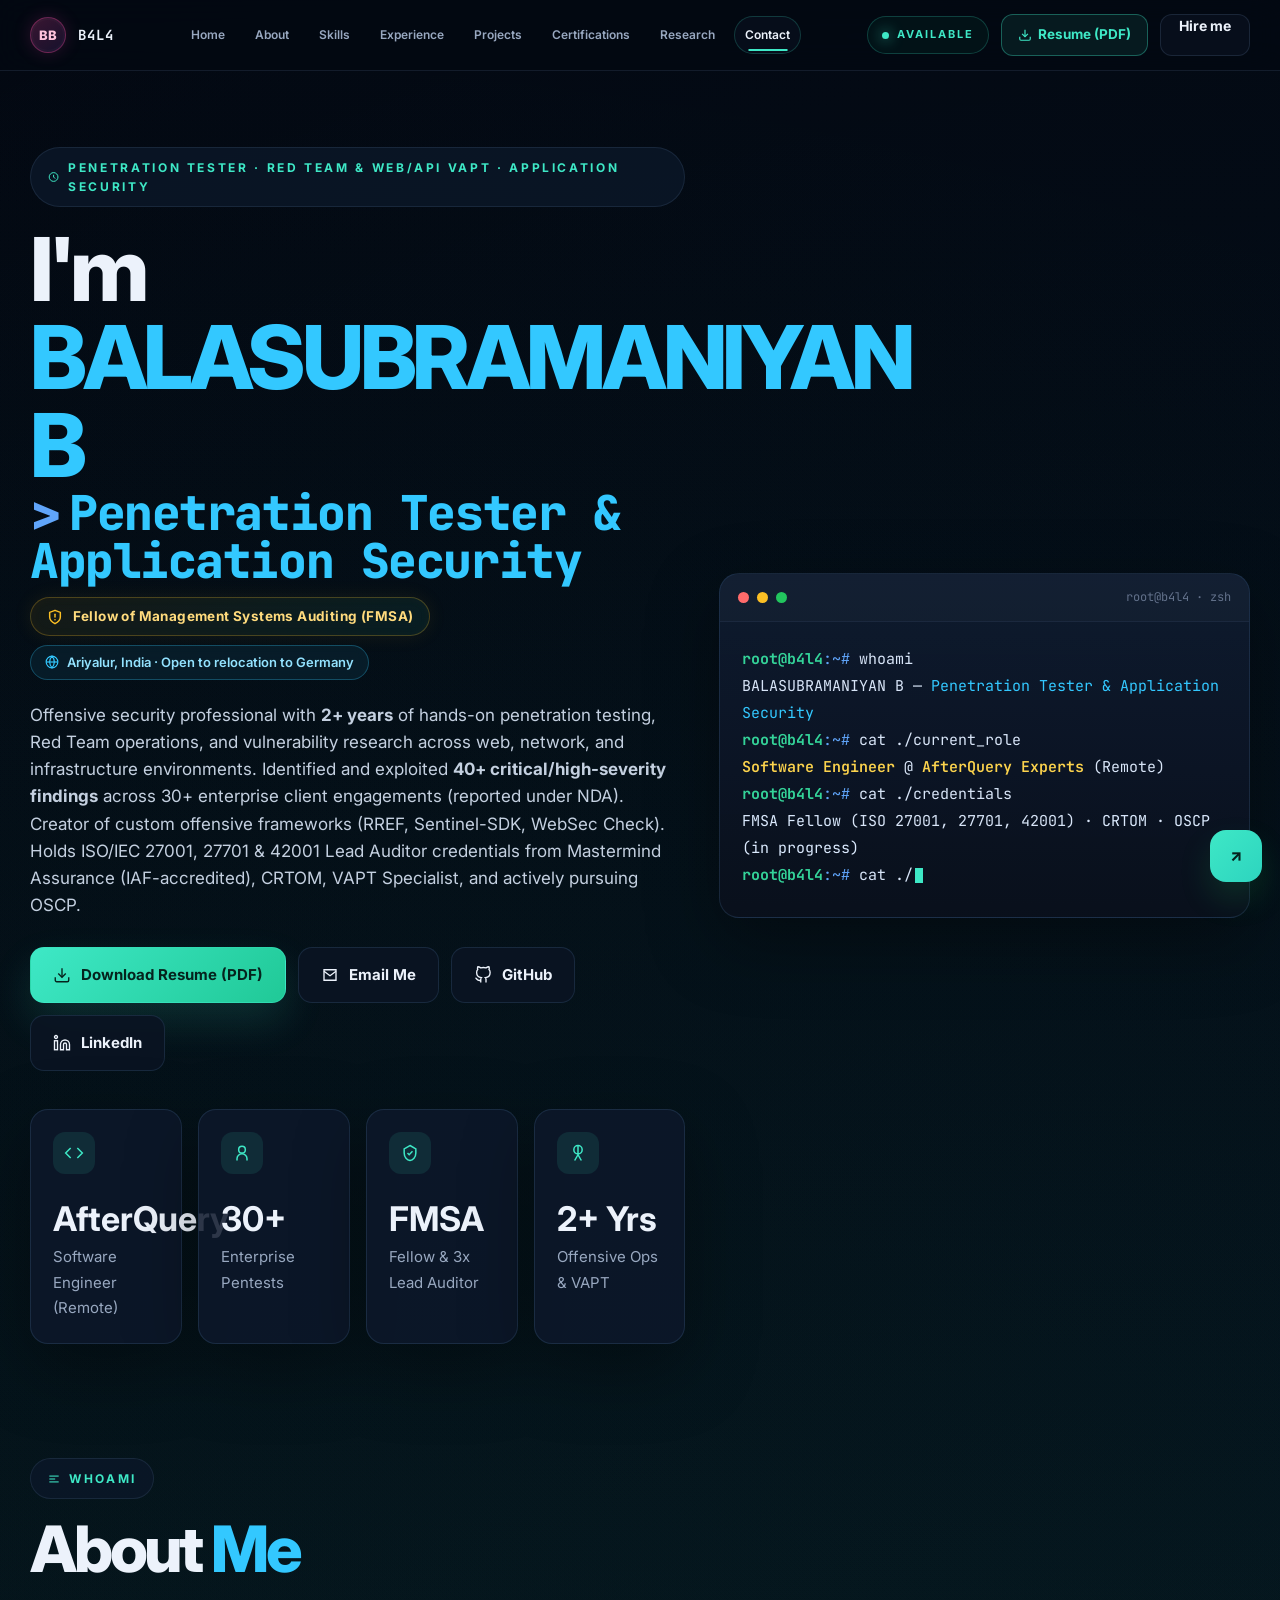
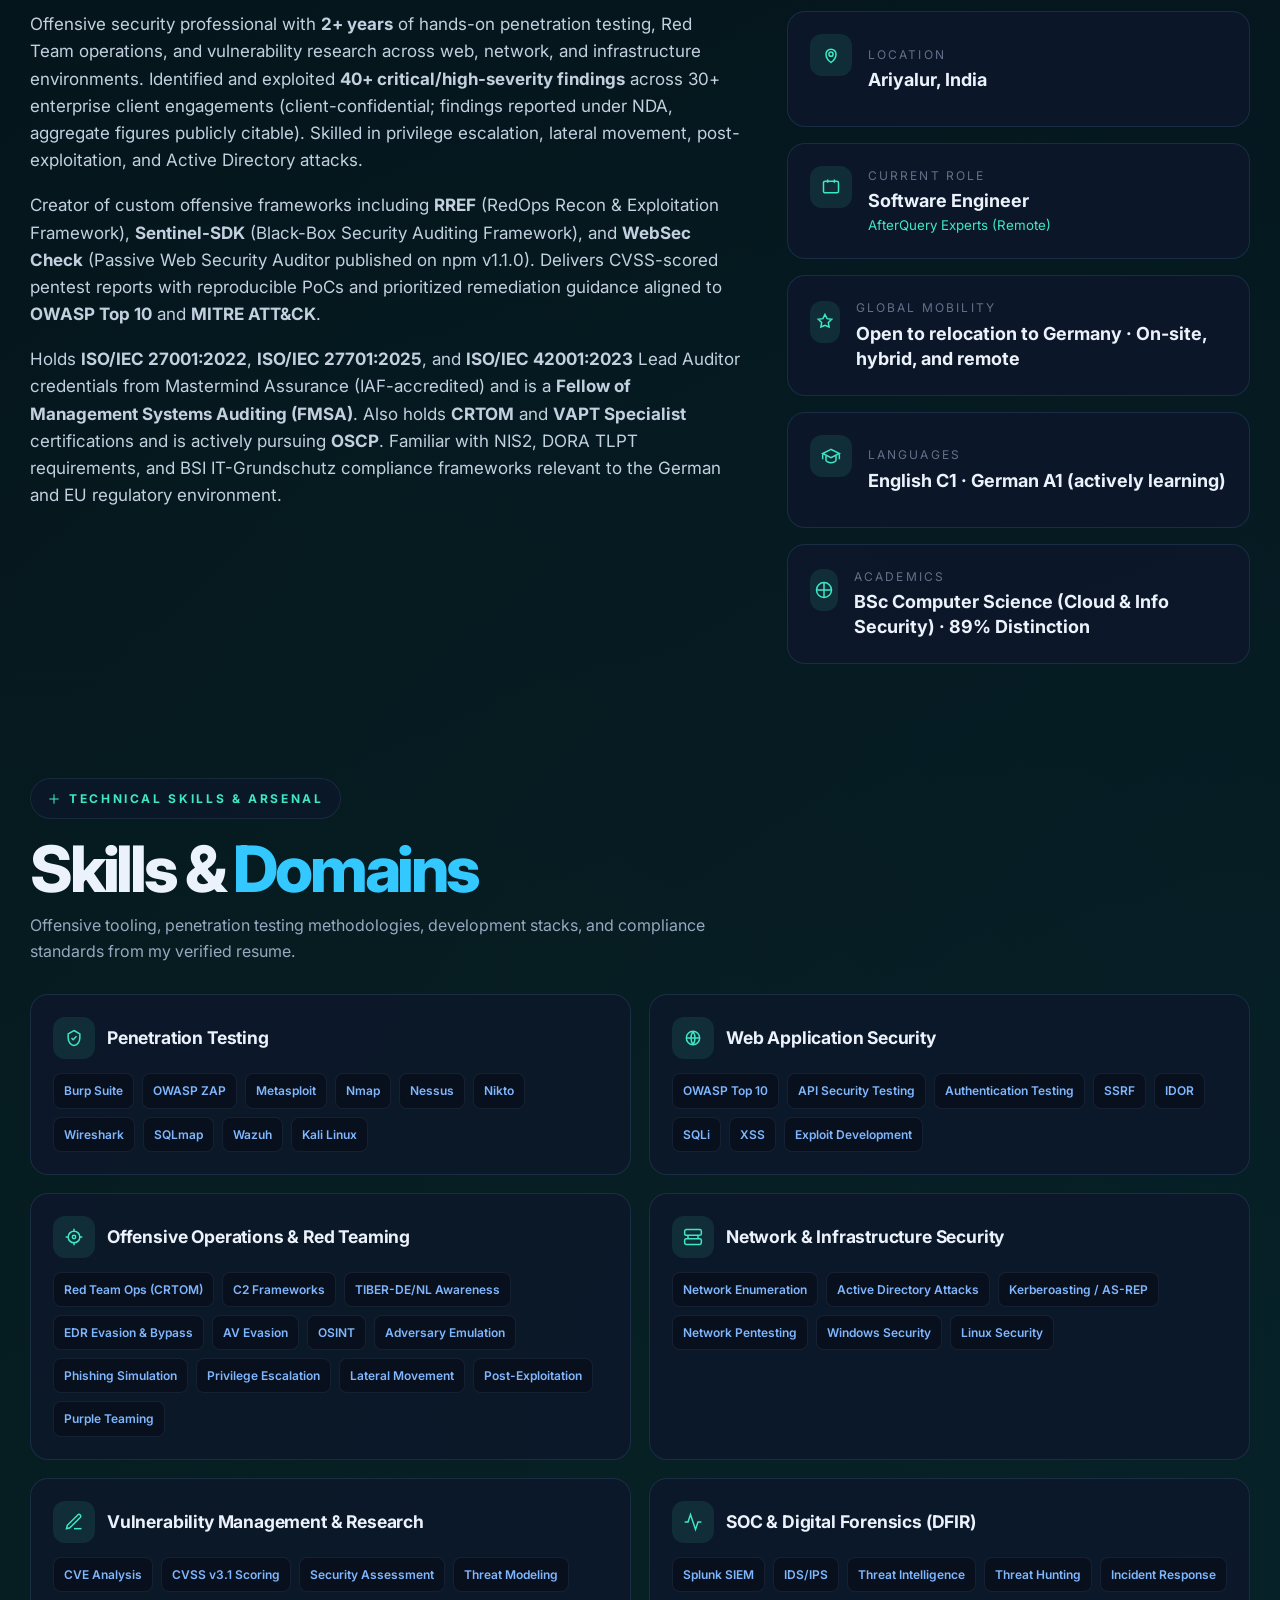
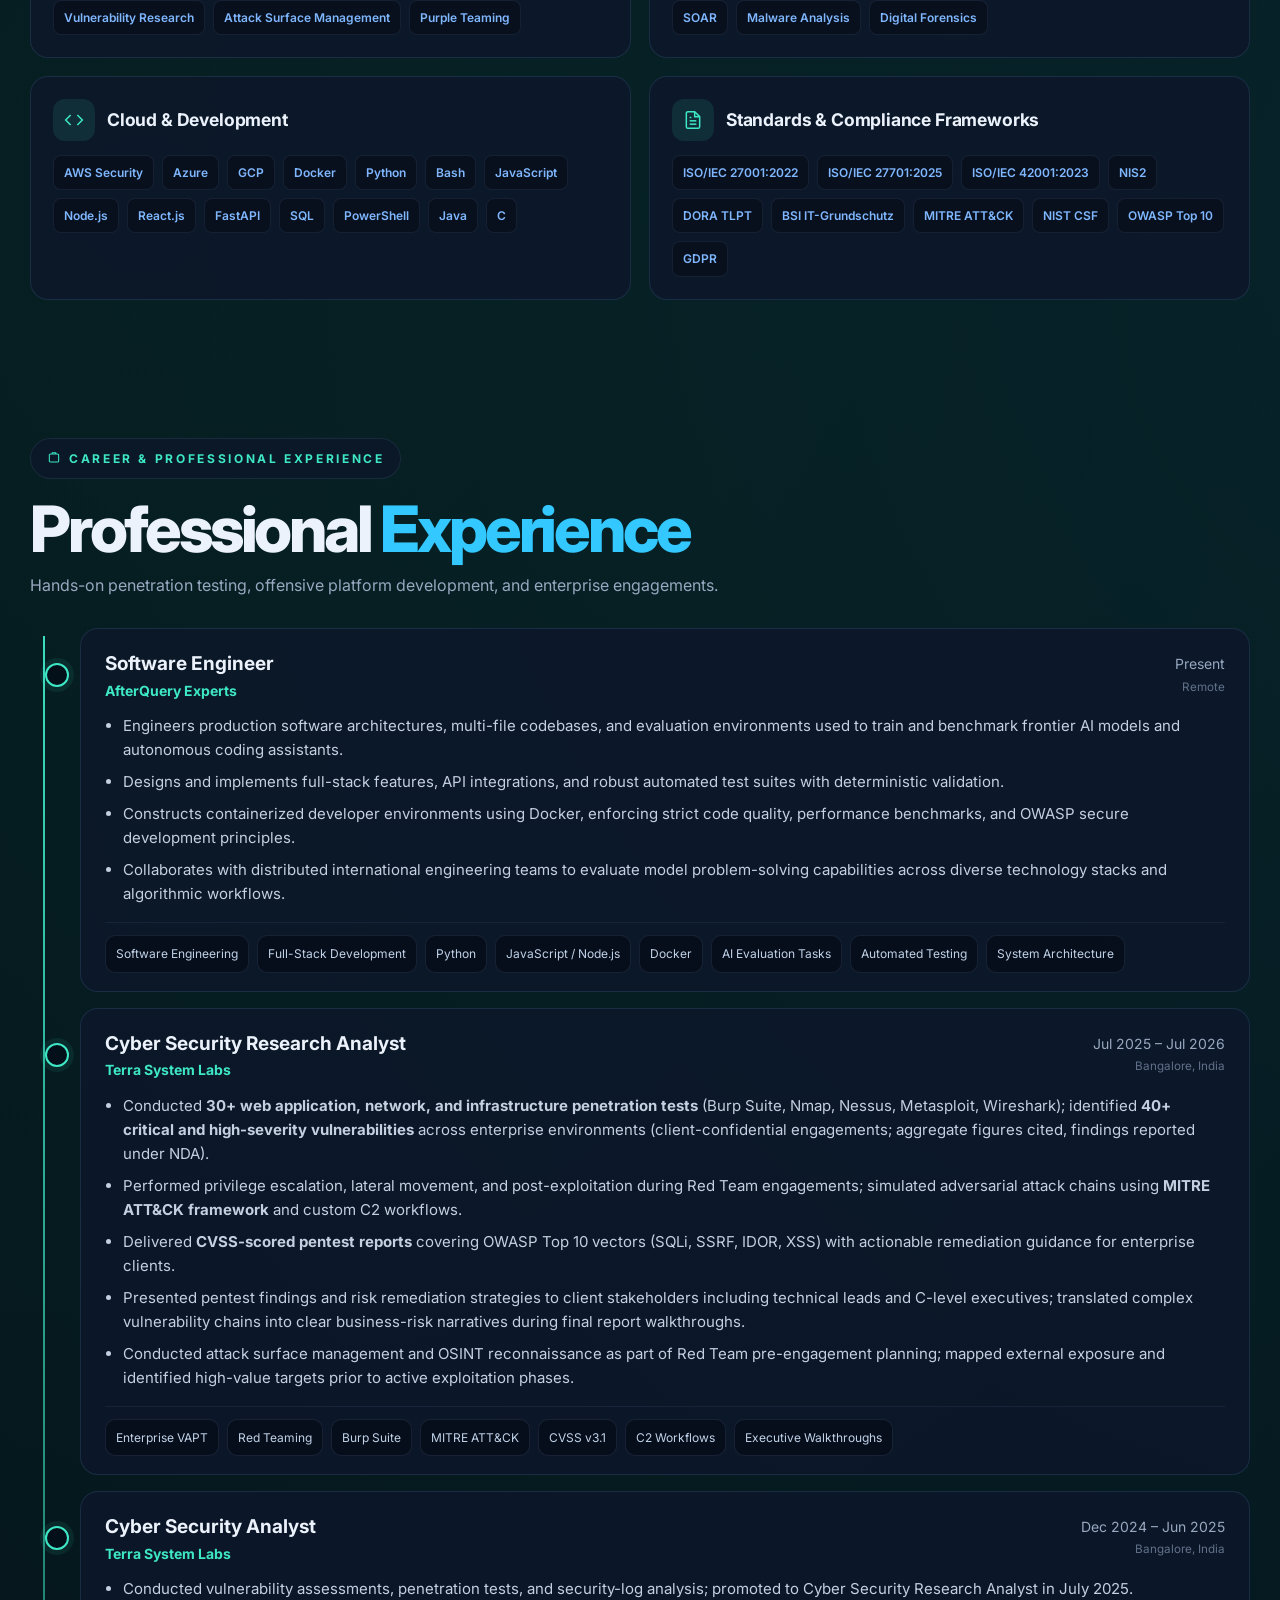
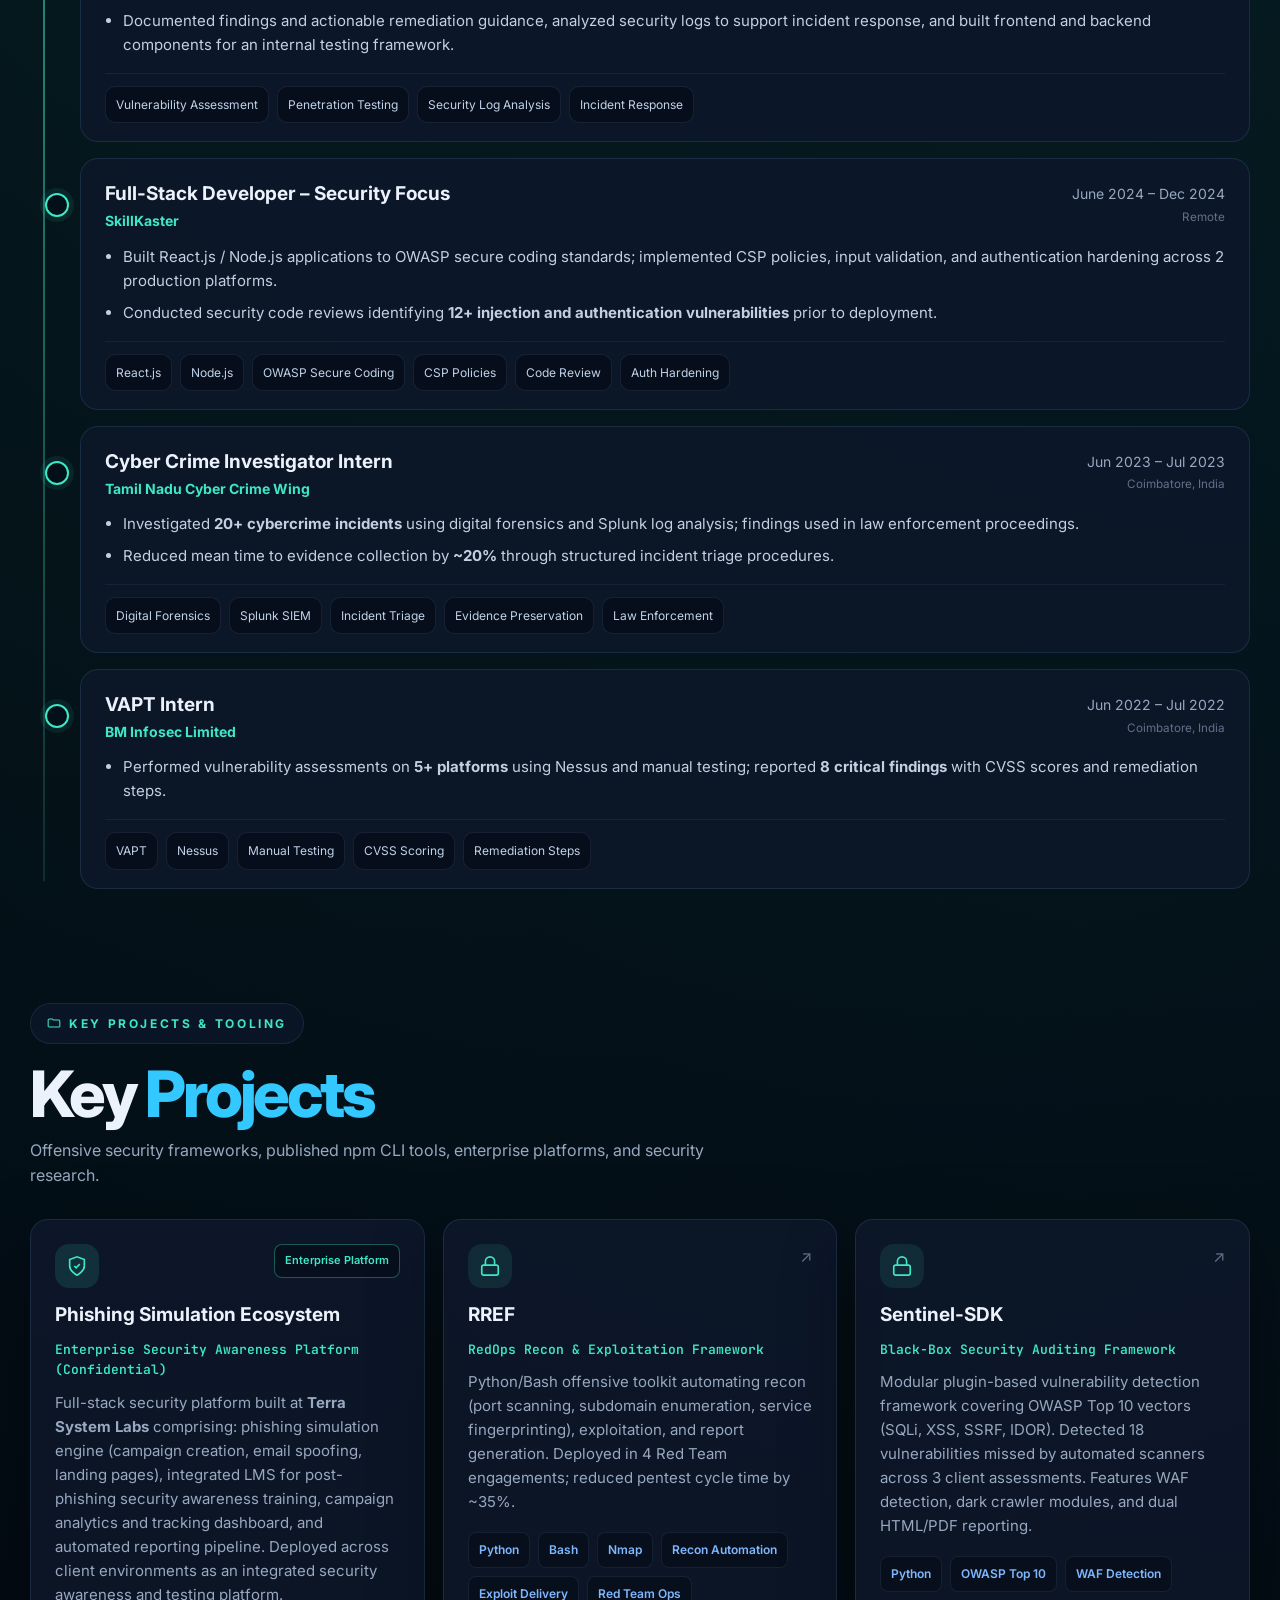
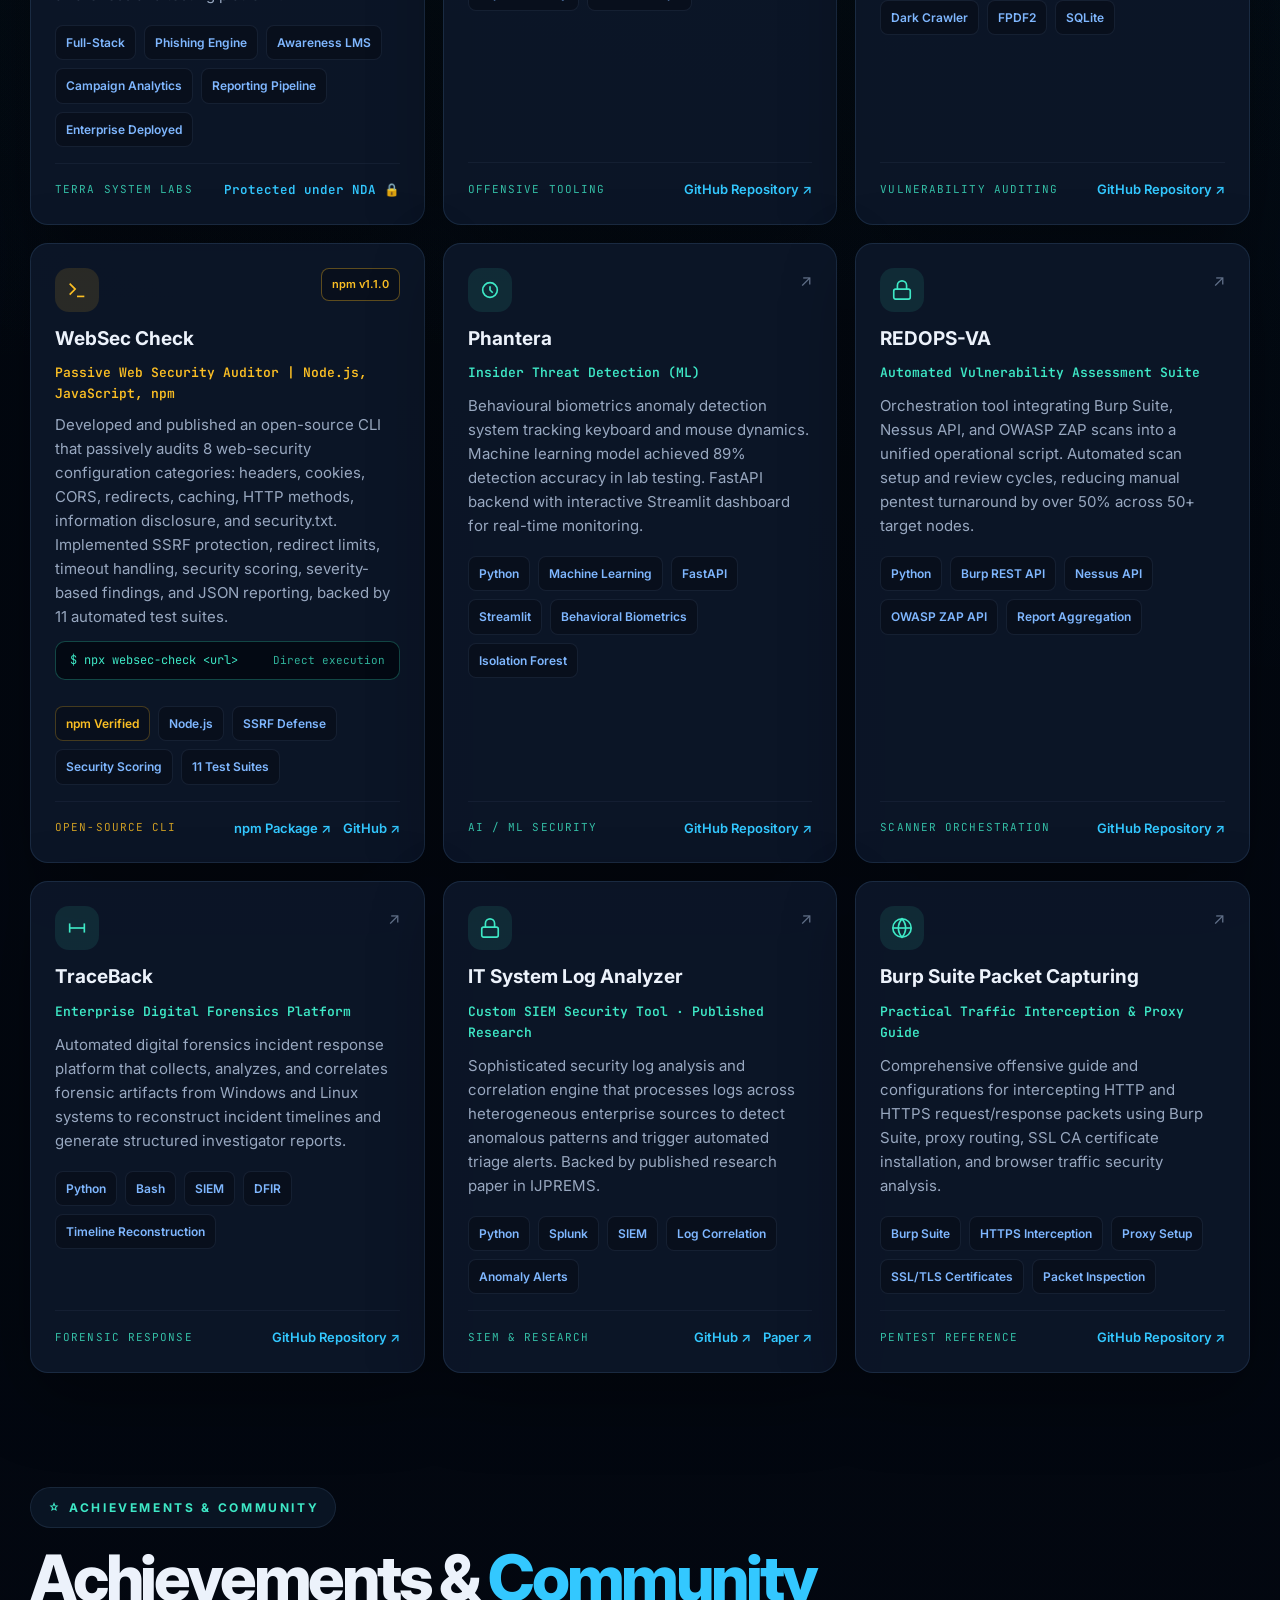
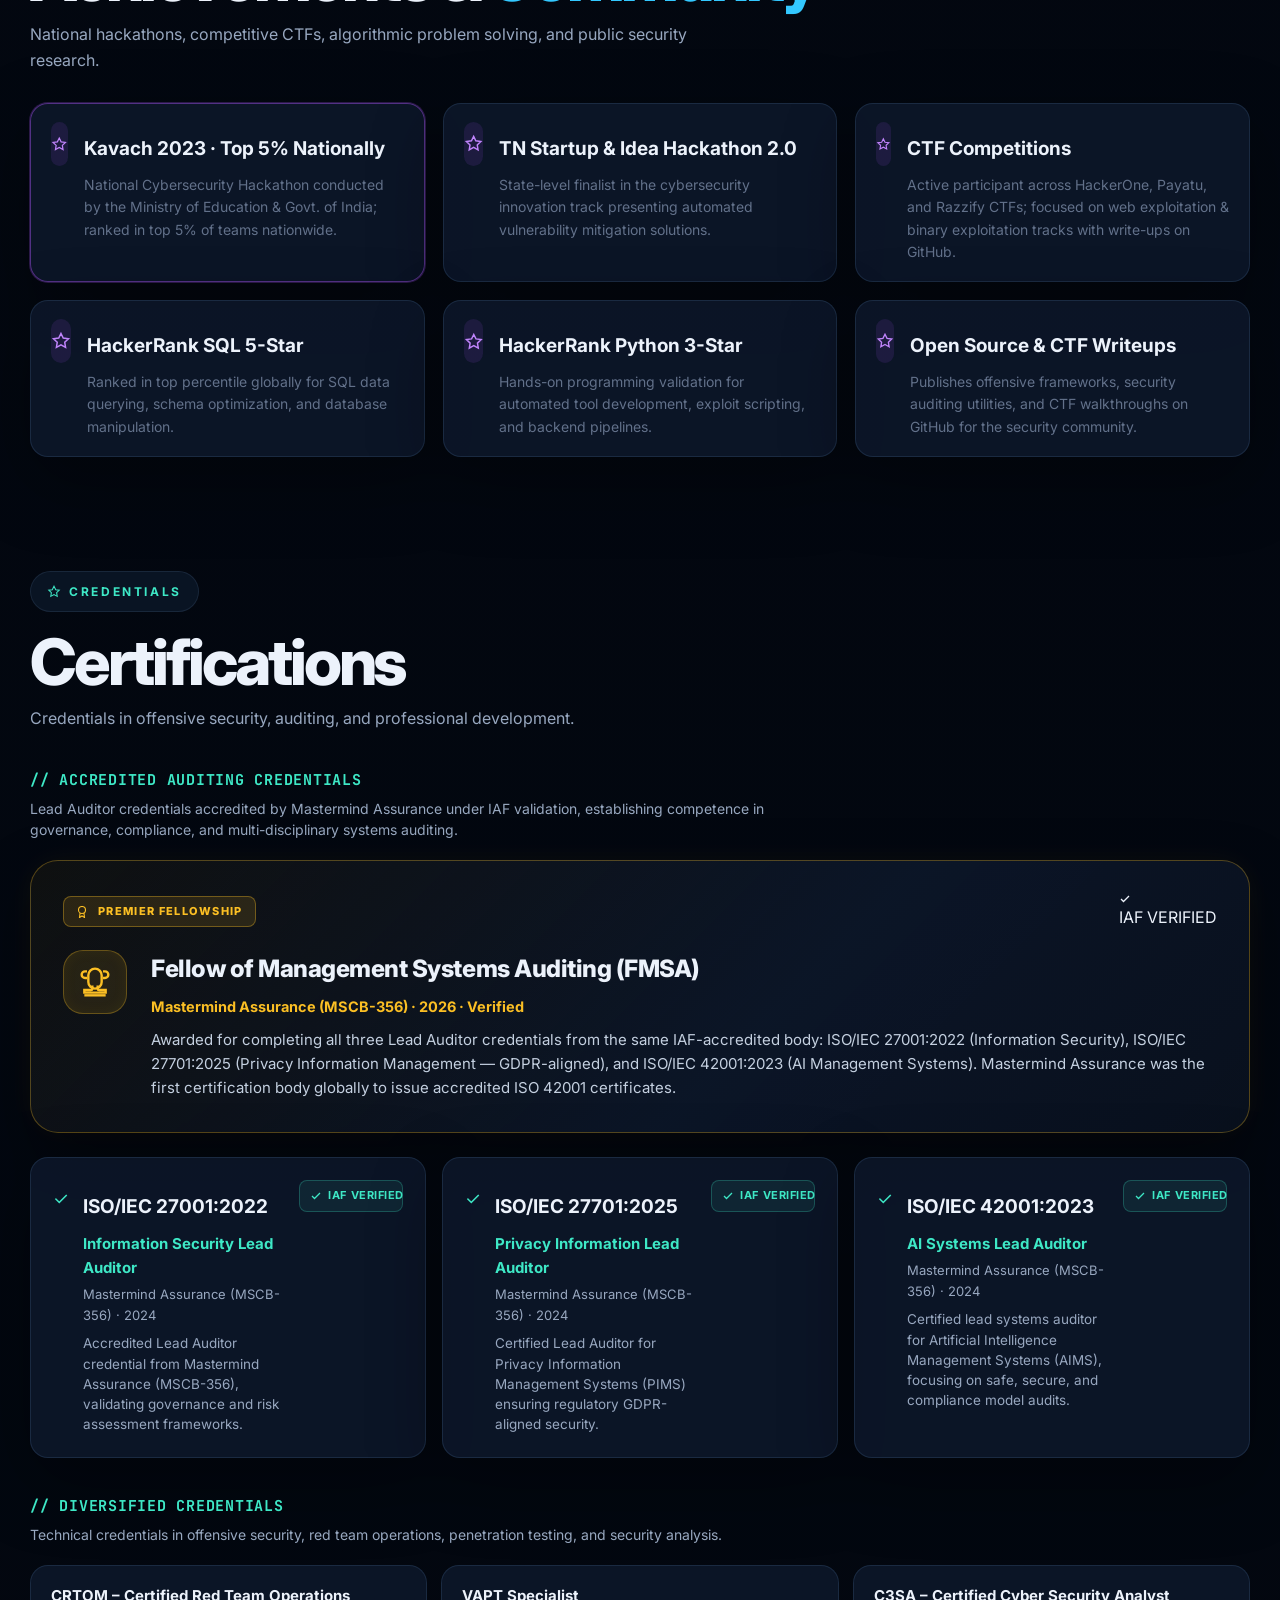
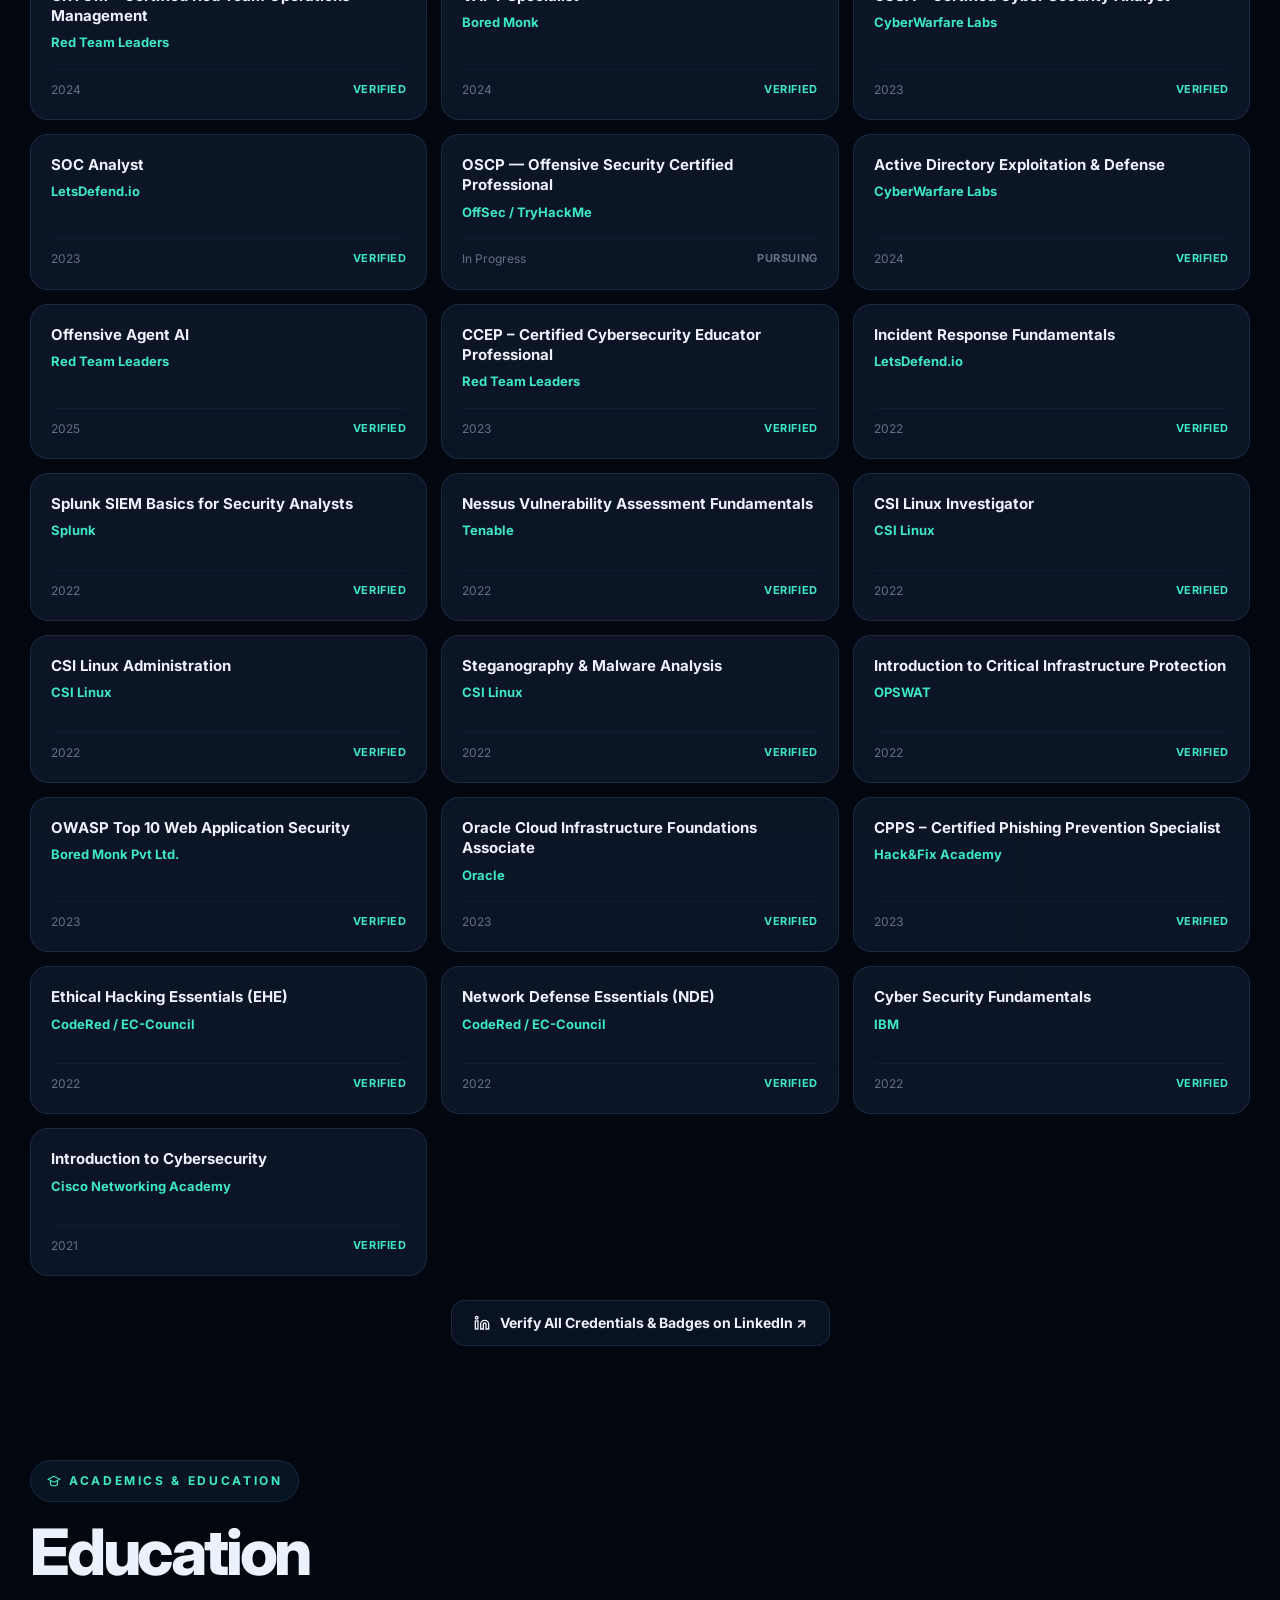
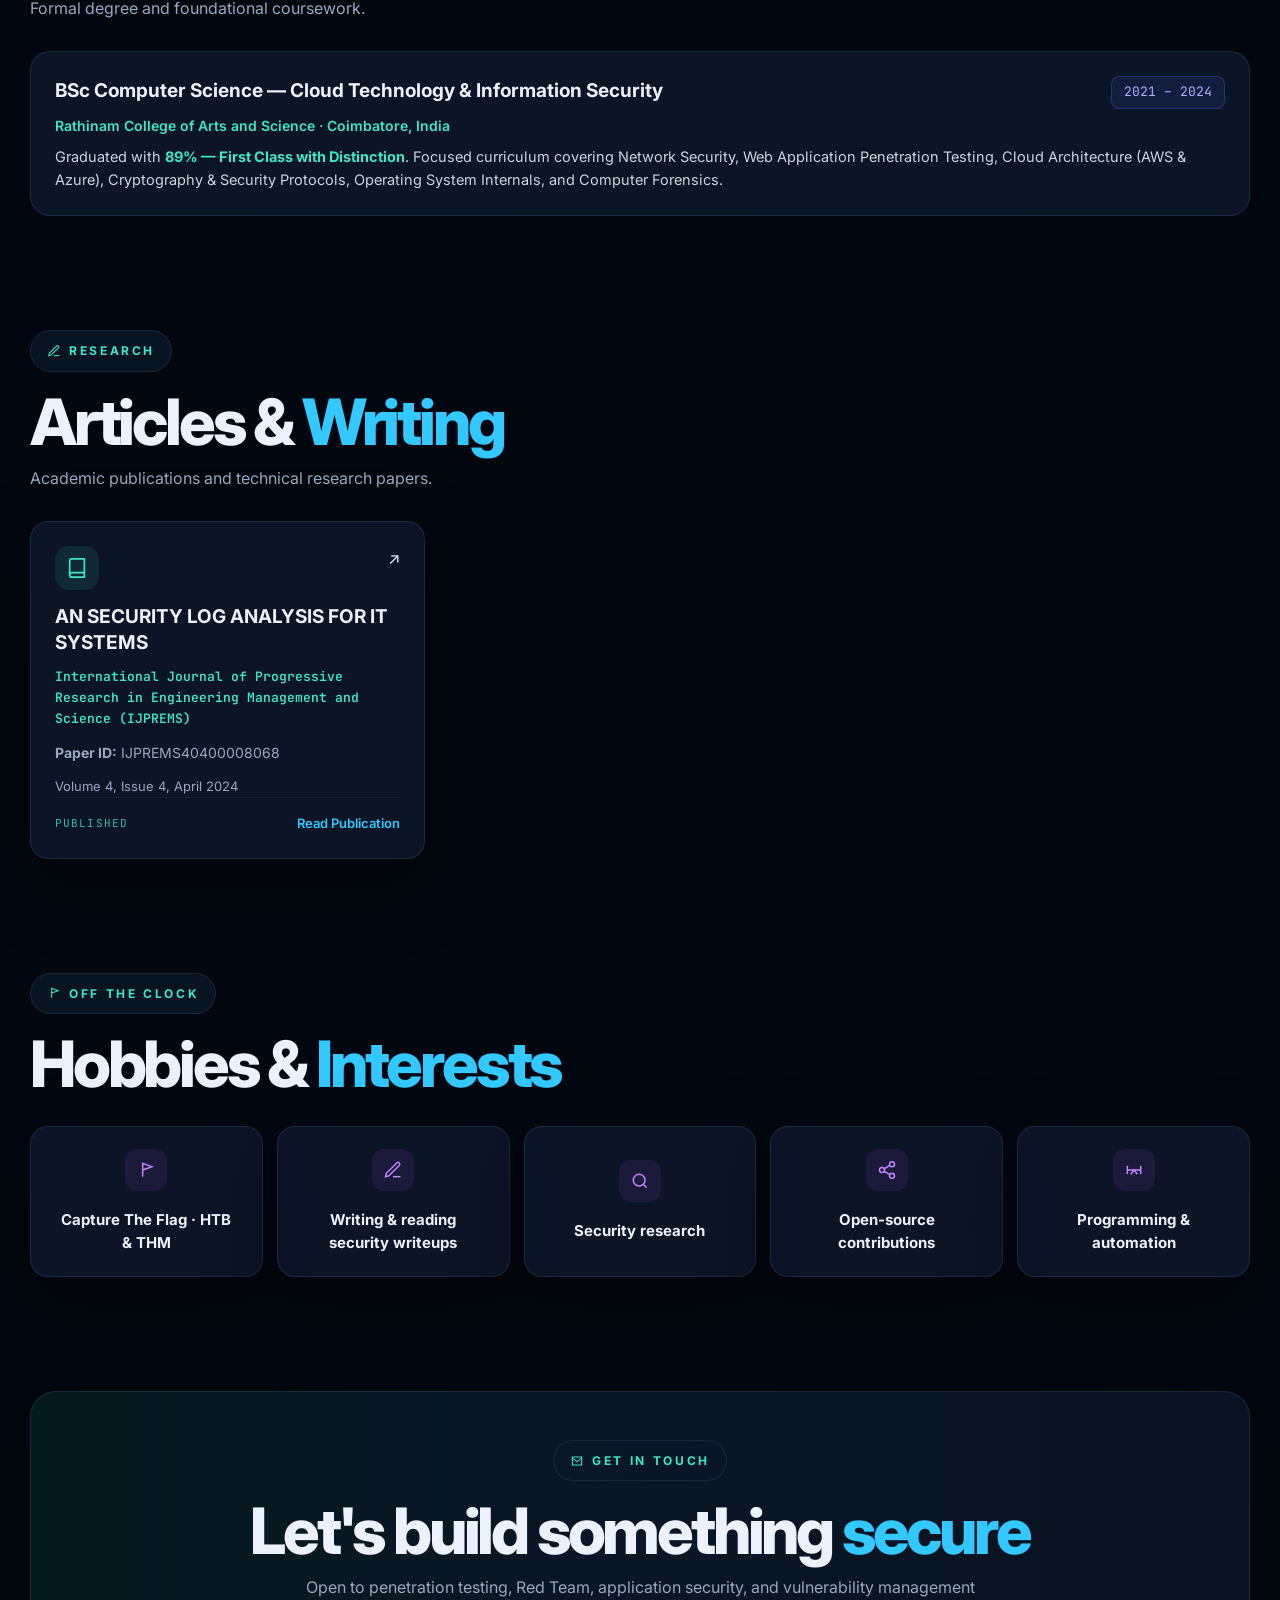
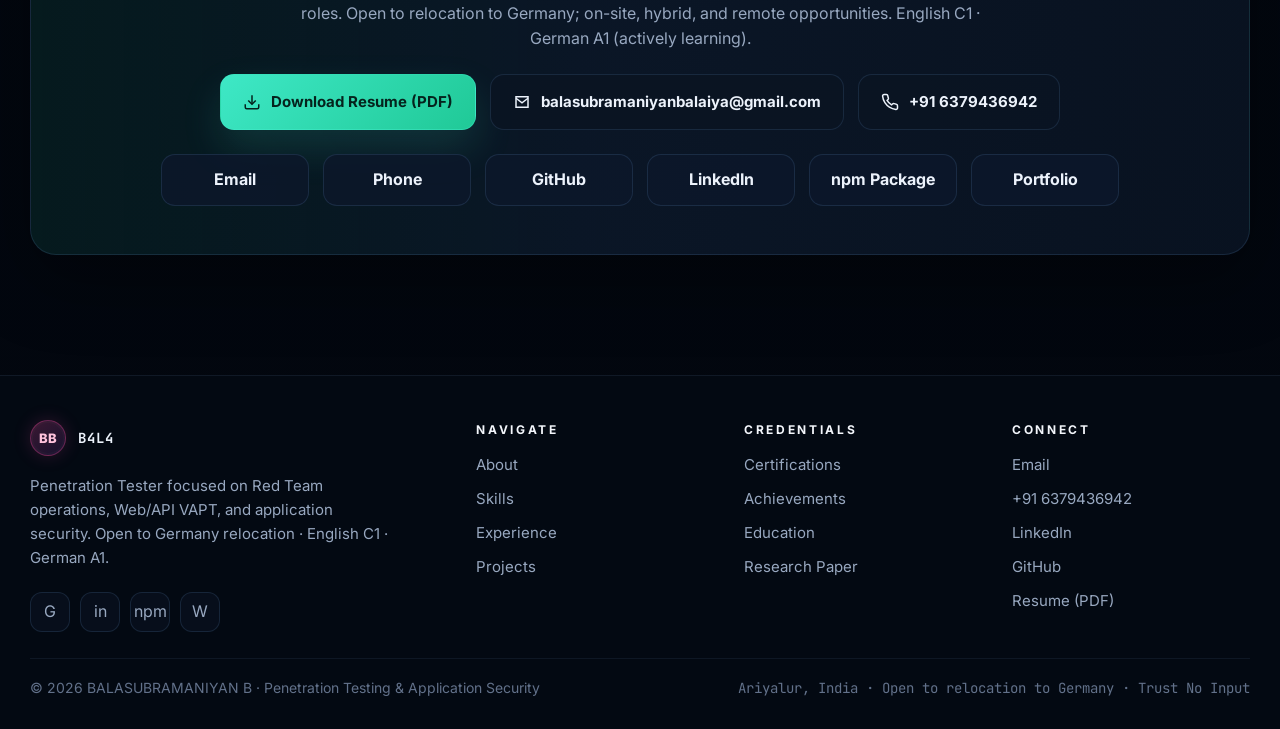
<file: balasubramaniyan-portfolio.html>
<!DOCTYPE html>
<html lang="en">

<head>
  <meta charset="UTF-8" />
  <meta name="viewport" content="width=device-width, initial-scale=1.0" />
  <title>BALASUBRAMANIYAN B | Penetration Tester &amp; Application Security</title>
  <meta name="description"
    content="BALASUBRAMANIYAN B — Penetration Tester, Red Team &amp; Web/API VAPT, Application Security, and ISO Lead Auditor portfolio. Open to Germany relocation." />
  <link rel="preconnect" href="https://fonts.googleapis.com">
  <link rel="preconnect" href="https://fonts.gstatic.com" crossorigin>
  <link
    href="https://fonts.googleapis.com/css2?family=Inter:wght@300;400;500;600;700;800&family=JetBrains+Mono:wght@400;500;700&display=swap"
    rel="stylesheet">
  <style>
    :root {
      --bg: #030812;
      --bg-2: #06111f;
      --panel: rgba(13, 24, 43, 0.86);
      --panel-2: rgba(15, 28, 49, 0.92);
      --panel-soft: rgba(9, 17, 30, 0.72);
      --line: rgba(80, 119, 164, 0.22);
      --line-2: rgba(80, 119, 164, 0.34);
      --text: #ecf2fb;
      --muted: #98a8c0;
      --faint: #62718a;
      --teal: #3ee8c6;
      --cyan: #33c8ff;
      --purple: #a855f7;
      --green: #86efac;
      --radius-sm: 14px;
      --radius-md: 20px;
      --radius-lg: 28px;
      --shadow: 0 24px 70px rgba(0, 0, 0, 0.34);
      --content: 1220px;
      --transition-fast: 0.2s cubic-bezier(0.16, 1, 0.3, 1);
      --transition-normal: 0.4s cubic-bezier(0.16, 1, 0.3, 1);
      --transition-slow: 0.8s cubic-bezier(0.16, 1, 0.3, 1);
    }

    * {
      box-sizing: border-box;
      margin: 0;
      padding: 0;
    }

    html {
      scroll-behavior: smooth;
    }

    @keyframes bg-glow-drift {
      0% {
        background-position: 0% 50%, 100% 50%, 50% 100%, 0% 0%;
      }

      50% {
        background-position: 15% 45%, 80% 55%, 45% 95%, 0% 0%;
      }

      100% {
        background-position: 0% 50%, 100% 50%, 50% 100%, 0% 0%;
      }
    }

    body {
      font-family: Inter, system-ui, sans-serif;
      color: var(--text);
      background:
        radial-gradient(circle at 8% 18%, rgba(22, 163, 74, 0.08), transparent 22%),
        radial-gradient(circle at 88% 18%, rgba(34, 211, 238, 0.10), transparent 24%),
        radial-gradient(circle at 50% 100%, rgba(109, 40, 217, 0.10), transparent 26%),
        linear-gradient(180deg, #030812 0%, #02060d 100%);
      background-size: 140% 140%;
      animation: bg-glow-drift 20s ease-in-out infinite;
      min-height: 100vh;
      line-height: 1.6;
      overflow-x: hidden;
    }

    body::before {
      content: "";
      position: fixed;
      inset: 0;
      pointer-events: none;
      background-image:
        linear-gradient(rgba(255, 255, 255, 0.03) 1px, transparent 1px),
        linear-gradient(90deg, rgba(255, 255, 255, 0.02) 1px, transparent 1px);
      background-size: 80px 80px;
      mask-image: linear-gradient(to bottom, rgba(255, 255, 255, 0.16), transparent 55%);
      opacity: .28;
    }

    a {
      color: inherit;
      text-decoration: none;
    }

    img,
    svg {
      display: block;
      max-width: 100%;
    }

    .container {
      width: min(var(--content), calc(100% - 32px));
      margin: 0 auto;
    }

    .mono {
      font-family: "JetBrains Mono", monospace;
    }

    .accent {
      color: var(--cyan);
    }

    .muted {
      color: var(--muted);
    }

    .topbar {
      position: sticky;
      top: 0;
      z-index: 100;
      background: rgba(3, 8, 18, 0.75);
      backdrop-filter: blur(16px);
      border-bottom: 1px solid rgba(95, 123, 160, 0.18);
      transition: background var(--transition-normal), border-color var(--transition-normal), box-shadow var(--transition-normal);
    }

    .topbar-inner {
      display: flex;
      align-items: center;
      justify-content: space-between;
      gap: 18px;
      padding: 14px 0;
      transition: padding var(--transition-normal);
    }

    .topbar.scrolled {
      background: rgba(3, 8, 18, 0.92);
      border-bottom-color: rgba(62, 232, 198, 0.25);
      box-shadow: 0 10px 30px -10px rgba(3, 8, 18, 0.5);
    }

    .topbar.scrolled .topbar-inner {
      padding: 8px 0;
    }

    .brand {
      display: flex;
      align-items: center;
      gap: 12px;
      min-width: max-content;
    }

    .avatar {
      width: 36px;
      height: 36px;
      border-radius: 50%;
      background: linear-gradient(145deg, rgba(236, 72, 153, 0.24), rgba(168, 85, 247, 0.12));
      border: 1px solid rgba(236, 72, 153, 0.35);
      box-shadow: inset 0 0 0 2px rgba(255, 255, 255, 0.02), 0 0 18px rgba(236, 72, 153, 0.18);
      display: grid;
      place-items: center;
      color: #ffc3dc;
      font-weight: 800;
      font-size: 13px;
    }

    .brand strong {
      font-size: 14px;
      letter-spacing: 0.08em;
      text-transform: uppercase;
    }

    .nav {
      display: flex;
      flex-wrap: wrap;
      gap: 8px;
      justify-content: center;
    }

    .nav a {
      padding: 8px 10px;
      border-radius: 999px;
      color: var(--muted);
      font-size: 12px;
      font-weight: 600;
      transition: color var(--transition-normal), border-color var(--transition-normal), background var(--transition-normal);
      border: 1px solid transparent;
      position: relative;
    }

    .nav a::after {
      content: "";
      position: absolute;
      bottom: 2px;
      left: 50%;
      width: 0;
      height: 2px;
      background: var(--teal);
      transition: width var(--transition-normal), left var(--transition-normal);
      transform: translateX(-50%);
    }

    .nav a:hover::after,
    .nav a.active::after {
      width: 60%;
    }

    .nav a:hover,
    .nav a.active {
      color: var(--text);
      border-color: rgba(62, 232, 198, 0.2);
      background: rgba(9, 17, 30, 0.75);
    }

    .top-actions {
      display: flex;
      align-items: center;
      gap: 12px;
      min-width: max-content;
    }

    .status-pill {
      display: inline-flex;
      align-items: center;
      gap: 8px;
      height: 38px;
      padding: 0 14px;
      border-radius: 999px;
      border: 1px solid rgba(62, 232, 198, 0.22);
      background: rgba(4, 33, 33, 0.45);
      color: var(--teal);
      font-size: 11px;
      font-weight: 700;
      letter-spacing: 0.18em;
      text-transform: uppercase;
    }

    .status-pill::before {
      content: "";
      width: 7px;
      height: 7px;
      border-radius: 50%;
      background: var(--teal);
      box-shadow: 0 0 14px rgba(62, 232, 198, 0.9);
    }

    .hire-btn {
      height: 42px;
      padding: 0 18px;
      border-radius: 12px;
      border: 1px solid rgba(95, 123, 160, 0.22);
      background: rgba(9, 17, 30, 0.88);
      color: var(--text);
      font-weight: 700;
      font-size: 14px;
    }

    .section {
      padding: 90px 0 24px;
      position: relative;
    }

    .section:first-of-type {
      padding-top: 76px;
    }

    .section-head {
      margin-bottom: 30px;
    }

    .eyebrow {
      display: inline-flex;
      align-items: center;
      gap: 8px;
      padding: 10px 16px;
      border-radius: 999px;
      background: rgba(11, 24, 41, 0.82);
      border: 1px solid rgba(95, 123, 160, 0.18);
      color: var(--teal);
      font-size: 12px;
      font-weight: 700;
      letter-spacing: 0.22em;
      text-transform: uppercase;
    }

    .eyebrow svg {
      width: 14px;
      height: 14px;
    }

    h1,
    h2 {
      font-weight: 800;
      letter-spacing: -0.05em;
      line-height: 1;
    }

    h1 {
      font-size: clamp(2.8rem, 7vw, 5.5rem);
      margin-top: 18px;
    }

    .section-title {
      font-size: clamp(2.2rem, 5vw, 4.4rem);
      margin-top: 18px;
      margin-bottom: 12px;
    }

    .section-subtitle {
      font-size: 16px;
      color: var(--muted);
      max-width: 700px;
    }

    .hero-grid {
      display: grid;
      grid-template-columns: minmax(0, 1.05fr) minmax(360px, .85fr);
      gap: 34px;
      align-items: center;
    }

    .hero-copy p {
      font-size: 17px;
      max-width: 650px;
      color: #c4d0e0;
      margin: 22px 0 28px;
    }

    .hero-cta {
      display: flex;
      flex-wrap: wrap;
      gap: 12px;
      margin-bottom: 38px;
    }

    .btn {
      height: 56px;
      padding: 0 22px;
      border-radius: 14px;
      display: inline-flex;
      align-items: center;
      gap: 10px;
      border: 1px solid var(--line);
      background: rgba(10, 20, 35, 0.9);
      color: var(--text);
      font-weight: 700;
      font-size: 15px;
      transition: transform var(--transition-fast), background var(--transition-normal), border-color var(--transition-normal), box-shadow var(--transition-normal), color var(--transition-normal);
    }

    .btn svg {
      width: 18px;
      height: 18px;
    }

    .btn-primary {
      background: linear-gradient(135deg, var(--teal), #20c997);
      color: #05231d;
      border-color: rgba(62, 232, 198, 0.38);
      box-shadow: 0 18px 40px rgba(62, 232, 198, 0.14);
    }

    .btn:hover {
      transform: translateY(-2px);
    }

    .btn-primary:hover {
      box-shadow: 0 20px 45px rgba(62, 232, 198, 0.25);
    }

    /* Scroll Progress Bar */
    .scroll-progress-bar {
      position: fixed;
      top: 0;
      left: 0;
      height: 3px;
      background: linear-gradient(90deg, var(--teal) 0%, var(--cyan) 50%, var(--purple) 100%);
      width: 0%;
      z-index: 9999;
      transition: width 0.1s ease-out;
    }

    /* Scroll Reveal */
    .reveal {
      opacity: 0;
      transform: translateY(28px);
      transition: opacity var(--transition-slow), transform var(--transition-slow);
    }

    .reveal.revealed {
      opacity: 1;
      transform: translateY(0);
    }

    .reveal-delay-1 {
      transition-delay: 0.1s;
    }

    .reveal-delay-2 {
      transition-delay: 0.2s;
    }

    .reveal-delay-3 {
      transition-delay: 0.3s;
    }

    .reveal-delay-4 {
      transition-delay: 0.4s;
    }

    .reveal-delay-5 {
      transition-delay: 0.5s;
    }

    /* Terminal cursor blink */
    .terminal-cursor {
      display: inline-block;
      width: 8px;
      height: 15px;
      background: var(--teal);
      margin-left: 2px;
      animation: terminal-blink 1s steps(2, start) infinite;
      vertical-align: middle;
    }

    @keyframes terminal-blink {

      0%,
      100% {
        opacity: 1;
      }

      50% {
        opacity: 0;
      }
    }

    /* Card Glow & Interaction transitions */
    .stat-card,
    .skill-card,
    .timeline-card,
    .project-card,
    .article-card,
    .cert-card,
    .recognition-card,
    .hobby-card,
    .info-card,
    .cve-panel {
      transition: transform var(--transition-normal), border-color var(--transition-normal), box-shadow var(--transition-normal), background var(--transition-normal);
    }

    .stat-card:hover,
    .info-card:hover {
      transform: translateY(-4px);
      border-color: rgba(62, 232, 198, 0.45);
      box-shadow: 0 15px 30px -10px rgba(62, 232, 198, 0.15), var(--shadow);
    }

    .skill-card:hover {
      transform: translateY(-3px) scale(1.02);
      border-color: rgba(51, 200, 255, 0.45);
      box-shadow: 0 12px 24px -10px rgba(51, 200, 255, 0.15);
      background: rgba(15, 28, 49, 0.95);
    }

    .project-card:hover,
    .article-card:hover {
      transform: translateY(-6px);
      border-color: rgba(62, 232, 198, 0.45);
      box-shadow: 0 20px 40px -15px rgba(62, 232, 198, 0.2), var(--shadow);
      background: rgba(15, 28, 49, 0.95);
    }

    .cert-card:hover,
    .recognition-card:hover {
      transform: translateY(-4px);
      border-color: rgba(168, 85, 247, 0.45);
      box-shadow: 0 15px 30px -10px rgba(168, 85, 247, 0.15), var(--shadow);
      background: rgba(15, 28, 49, 0.95);
    }

    .hobby-card:hover {
      transform: translateY(-4px) scale(1.03);
      border-color: rgba(168, 85, 247, 0.4);
      box-shadow: 0 12px 24px -10px rgba(168, 85, 247, 0.15);
    }

    .timeline-card:hover {
      border-color: rgba(62, 232, 198, 0.35);
      box-shadow: 0 10px 30px -10px rgba(62, 232, 198, 0.08);
      background: rgba(15, 28, 49, 0.95);
    }

    .cve-panel:hover {
      border-color: rgba(51, 200, 255, 0.35);
      box-shadow: 0 20px 45px -10px rgba(51, 200, 255, 0.12), var(--shadow);
    }

    .hero-stats {
      display: grid;
      grid-template-columns: repeat(4, minmax(0, 1fr));
      gap: 16px;
    }

    .stat-card {
      min-height: 154px;
      border: 1px solid var(--line);
      border-radius: 18px;
      background: var(--panel);
      box-shadow: var(--shadow);
      padding: 22px;
    }

    .stat-card .icon-box,
    .mini-icon {
      width: 42px;
      height: 42px;
      border-radius: 12px;
      display: grid;
      place-items: center;
      background: rgba(62, 232, 198, 0.10);
      color: var(--teal);
      margin-bottom: 28px;
    }

    .stat-card .icon-box svg,
    .mini-icon svg {
      width: 20px;
      height: 20px;
    }

    .stat-card strong {
      display: block;
      font-size: 34px;
      line-height: 1;
      margin-bottom: 8px;
    }

    .stat-card span {
      color: var(--muted);
      font-size: 15px;
    }

    .terminal-card {
      border: 1px solid var(--line);
      border-radius: 20px;
      background: linear-gradient(180deg, rgba(15, 28, 49, 0.92), rgba(9, 16, 28, 0.98));
      overflow: hidden;
      box-shadow: var(--shadow);
    }

    .terminal-top {
      display: flex;
      align-items: center;
      justify-content: space-between;
      padding: 14px 18px;
      border-bottom: 1px solid rgba(95, 123, 160, 0.12);
      background: rgba(255, 255, 255, 0.02);
      color: var(--faint);
      font-size: 12px;
    }

    .dots {
      display: flex;
      gap: 8px;
    }

    .dots i {
      width: 11px;
      height: 11px;
      border-radius: 50%;
      display: block;
    }

    .dots i:nth-child(1) {
      background: #ff6b6b;
    }

    .dots i:nth-child(2) {
      background: #fbbf24;
    }

    .dots i:nth-child(3) {
      background: #22c55e;
    }

    .terminal-card pre {
      padding: 24px 22px 28px;
      font-size: 15px;
      line-height: 1.8;
      white-space: pre-wrap;
      color: #d8e5f8;
    }

    .cmt {
      color: #64748b;
    }

    .key {
      color: #34d399;
      font-weight: 700;
    }

    .val {
      color: #fcd34d;
      font-weight: 600;
    }

    .str {
      color: #dbeafe;
    }

    .sym {
      color: #60a5fa;
    }

    .about-grid {
      display: grid;
      grid-template-columns: minmax(0, 1.15fr) minmax(280px, .75fr);
      gap: 46px;
      align-items: start;
    }

    .about-text {
      font-size: 17px;
      color: #c4d0e0;
      display: grid;
      gap: 18px;
      max-width: 760px;
    }

    .info-stack {
      display: grid;
      gap: 16px;
    }

    .info-card {
      border: 1px solid var(--line);
      border-radius: 18px;
      background: var(--panel);
      padding: 22px;
      min-height: 96px;
      display: flex;
      align-items: center;
      gap: 16px;
    }

    .info-card .meta-label {
      font-size: 12px;
      color: var(--faint);
      text-transform: uppercase;
      letter-spacing: 0.18em;
      display: block;
      margin-bottom: 4px;
    }

    .info-card strong {
      font-size: 18px;
      line-height: 1.3;
    }

    .skills-grid {
      display: grid;
      grid-template-columns: repeat(4, minmax(0, 1fr));
      gap: 14px;
    }

    .skills-category-grid {
      display: grid;
      grid-template-columns: repeat(2, minmax(0, 1fr));
      gap: 18px;
      margin-bottom: 24px;
    }

    @media (max-width: 900px) {
      .skills-category-grid {
        grid-template-columns: 1fr;
      }
    }

    .skill-cat-card {
      border: 1px solid var(--line);
      border-radius: 18px;
      background: var(--panel);
      padding: 22px;
      display: flex;
      flex-direction: column;
      gap: 14px;
      transition: transform var(--transition-normal), border-color var(--transition-normal), box-shadow var(--transition-normal), background var(--transition-normal);
    }

    .skill-cat-card:hover {
      transform: translateY(-3px);
      border-color: rgba(62, 232, 198, 0.45);
      box-shadow: 0 16px 36px -10px rgba(62, 232, 198, 0.15), var(--shadow);
      background: rgba(15, 28, 49, 0.95);
    }

    .skill-cat-header {
      display: flex;
      align-items: center;
      gap: 12px;
    }

    .skill-cat-header .mini-icon {
      margin-bottom: 0;
      flex-shrink: 0;
    }

    .skill-cat-header h3 {
      font-size: 17.5px;
      font-weight: 700;
      color: var(--text);
      letter-spacing: -0.01em;
    }

    .skill-cat-tags {
      display: flex;
      flex-wrap: wrap;
      gap: 8px;
    }

    .skill-cat-tags .pill {
      margin: 0;
      transition: all var(--transition-fast);
    }

    .skill-cat-tags .pill:hover {
      background: rgba(62, 232, 198, 0.15);
      border-color: rgba(62, 232, 198, 0.45);
      color: #fff;
    }

    .skill-card {
      min-height: 112px;
      border: 1px solid var(--line);
      border-radius: 18px;
      background: var(--panel);
      padding: 18px 20px;
      display: flex;
      align-items: center;
      gap: 16px;
    }

    .skill-card strong {
      font-size: 17px;
      line-height: 1.35;
    }

    .experience-timeline {
      position: relative;
      display: grid;
      gap: 16px;
      padding-left: 28px;
    }

    .experience-timeline::before {
      content: "";
      position: absolute;
      left: 13px;
      top: 8px;
      bottom: 8px;
      width: 2px;
      background: linear-gradient(180deg, rgba(62, 232, 198, 0.95), rgba(62, 232, 198, 0.14));
    }

    .timeline-card {
      position: relative;
      border: 1px solid var(--line);
      border-radius: 18px;
      background: var(--panel);
      padding: 24px 24px 18px 24px;
      margin-left: 22px;
    }

    .timeline-card::before {
      content: "";
      position: absolute;
      left: -36px;
      top: 34px;
      width: 20px;
      height: 20px;
      border-radius: 50%;
      border: 2px solid var(--teal);
      background: #041019;
      box-shadow: 0 0 0 5px rgba(62, 232, 198, 0.08);
    }

    .timeline-top {
      display: flex;
      justify-content: space-between;
      gap: 20px;
      align-items: start;
      margin-bottom: 12px;
      flex-wrap: wrap;
    }

    .timeline-top h3 {
      font-size: 19px;
      line-height: 1.2;
      margin-bottom: 4px;
    }

    .timeline-company {
      color: var(--teal);
      font-weight: 700;
      font-size: 14px;
    }

    .timeline-date {
      color: var(--muted);
      font-size: 14px;
      text-align: right;
    }

    .timeline-date small {
      display: block;
      color: var(--faint);
      margin-top: 2px;
    }

    .timeline-card ul {
      padding-left: 18px;
      margin-bottom: 16px;
      display: grid;
      gap: 8px;
    }

    .timeline-card li {
      color: #c4d0e0;
      font-size: 15px;
    }

    .tag-list {
      display: flex;
      flex-wrap: wrap;
      gap: 8px;
      padding-top: 12px;
      border-top: 1px solid rgba(95, 123, 160, 0.12);
    }

    .tag-item {
      padding: 8px 10px;
      border-radius: 10px;
      font-size: 12px;
      color: #c0d2e8;
      background: rgba(8, 14, 27, 0.84);
      border: 1px solid rgba(95, 123, 160, 0.18);
    }

    .card-grid-3 {
      display: grid;
      grid-template-columns: repeat(3, minmax(0, 1fr));
      gap: 18px;
    }

    .project-card,
    .article-card,
    .cert-card,
    .recognition-card,
    .hobby-card {
      border: 1px solid var(--line);
      border-radius: 18px;
      background: var(--panel);
      box-shadow: var(--shadow);
    }

    .project-card,
    .article-card {
      padding: 24px;
      min-height: 320px;
      display: flex;
      flex-direction: column;
    }

    .project-card h3,
    .article-card h3,
    .cert-card h3,
    .recognition-card h3 {
      font-size: 19px;
      line-height: 1.35;
      margin: 14px 0 12px;
    }

    .project-card p,
    .article-card p,
    .cert-card p {
      color: var(--muted);
      font-size: 15px;
    }

    .card-top {
      display: flex;
      justify-content: space-between;
      align-items: start;
      gap: 12px;
    }

    .folder-box,
    .write-box,
    .star-box {
      width: 44px;
      height: 44px;
      border-radius: 14px;
      display: grid;
      place-items: center;
      background: rgba(62, 232, 198, 0.10);
      color: var(--teal);
    }

    .star-box {
      background: rgba(168, 85, 247, 0.12);
      color: #c084fc;
    }

    .card-top svg {
      width: 22px;
      height: 22px;
    }

    .external {
      color: var(--faint);
    }

    .pills {
      display: flex;
      flex-wrap: wrap;
      gap: 8px;
      margin: 18px 0 16px;
    }

    .pill {
      padding: 7px 10px;
      border-radius: 8px;
      border: 1px solid rgba(95, 123, 160, 0.16);
      background: rgba(8, 14, 27, 0.8);
      color: #7fb7ff;
      font-size: 12px;
      font-weight: 600;
    }

    .project-footer {
      margin-top: auto;
      padding-top: 16px;
      border-top: 1px solid rgba(95, 123, 160, 0.10);
      display: flex;
      justify-content: space-between;
      gap: 16px;
      flex-wrap: wrap;
      color: var(--muted);
      font-size: 14px;
    }

    .metric-row,
    .link-row {
      display: flex;
      align-items: center;
      gap: 16px;
    }

    .cve-panel {
      border: 1px solid var(--line);
      border-radius: 22px;
      background: linear-gradient(90deg, rgba(7, 41, 39, 0.35), rgba(12, 22, 38, 0.92) 45%, rgba(7, 16, 31, 0.96));
      padding: 30px;
      display: grid;
      grid-template-columns: 110px minmax(0, 1fr);
      gap: 26px;
      box-shadow: var(--shadow);
    }

    .cve-big {
      font-size: 62px;
      line-height: 1;
      font-weight: 800;
      color: var(--cyan);
    }

    .cve-copy p {
      color: #c6d3e3;
      font-size: 15px;
      margin-bottom: 16px;
      max-width: 700px;
    }

    .cve-tags {
      display: flex;
      flex-wrap: wrap;
      gap: 10px;
    }

    .cve-tags span {
      padding: 10px 14px;
      border-radius: 10px;
      border: 1px solid rgba(95, 123, 160, 0.18);
      background: rgba(12, 22, 38, 0.88);
      color: #d7e3f7;
      font-size: 14px;
      font-weight: 700;
    }

    .cve-stats-row {
      display: grid;
      grid-template-columns: repeat(4, minmax(0, 1fr));
      gap: 12px;
      margin: 16px 0;
    }

    @media (max-width: 800px) {
      .cve-stats-row {
        grid-template-columns: repeat(2, minmax(0, 1fr));
      }
    }

    .cve-stat-box {
      border: 1px solid rgba(80, 119, 164, 0.22);
      border-radius: 12px;
      background: rgba(8, 14, 27, 0.7);
      padding: 12px 14px;
      text-align: center;
    }

    .cve-stat-box strong {
      display: block;
      font-size: 24px;
      color: var(--teal);
      line-height: 1.1;
      margin-bottom: 3px;
    }

    .cve-stat-box span {
      font-size: 11px;
      color: var(--muted);
      text-transform: uppercase;
      letter-spacing: 0.05em;
    }

    .cve-vectors-grid {
      display: grid;
      grid-template-columns: repeat(2, minmax(0, 1fr));
      gap: 12px;
      margin-top: 18px;
    }

    @media (max-width: 768px) {
      .cve-vectors-grid {
        grid-template-columns: 1fr;
      }
    }

    .cve-vector-card {
      border: 1px solid rgba(80, 119, 164, 0.2);
      border-radius: 12px;
      background: rgba(10, 20, 36, 0.75);
      padding: 14px 16px;
      transition: all var(--transition-normal);
    }

    .cve-vector-card:hover {
      border-color: rgba(62, 232, 198, 0.35);
      background: rgba(14, 26, 46, 0.9);
      transform: translateY(-2px);
    }

    .cve-vector-head {
      display: flex;
      align-items: center;
      justify-content: space-between;
      gap: 10px;
      margin-bottom: 6px;
    }

    .cve-vector-head h4 {
      font-size: 14.5px;
      font-weight: 700;
      color: var(--text);
    }

    .cve-severity-tag {
      font-size: 10px;
      font-weight: 700;
      padding: 3px 8px;
      border-radius: 6px;
      text-transform: uppercase;
      letter-spacing: 0.06em;
      white-space: nowrap;
    }

    .sev-critical {
      background: rgba(239, 68, 68, 0.15);
      border: 1px solid rgba(239, 68, 68, 0.35);
      color: #f87171;
    }

    .sev-high {
      background: rgba(249, 115, 22, 0.15);
      border: 1px solid rgba(249, 115, 22, 0.35);
      color: #fb923c;
    }

    .cve-vector-card p {
      font-size: 12.5px;
      color: var(--muted);
      line-height: 1.45;
      margin: 0;
    }

    .cli-command-box {
      display: flex;
      align-items: center;
      justify-content: space-between;
      gap: 10px;
      background: rgba(3, 8, 18, 0.9);
      border: 1px solid rgba(62, 232, 198, 0.28);
      border-radius: 10px;
      padding: 9px 14px;
      margin: 12px 0 8px;
      font-family: "JetBrains Mono", monospace;
      font-size: 12px;
      color: var(--teal);
    }

    .cli-command-box code {
      font-family: inherit;
    }

    .cv-btn {
      height: 42px;
      padding: 0 16px;
      border-radius: 12px;
      border: 1px solid rgba(62, 232, 198, 0.35);
      background: rgba(62, 232, 198, 0.08);
      color: var(--teal);
      font-weight: 700;
      font-size: 13.5px;
      display: inline-flex;
      align-items: center;
      gap: 6px;
      transition: all var(--transition-normal);
    }

    .cv-btn:hover {
      background: rgba(62, 232, 198, 0.18);
      border-color: rgba(62, 232, 198, 0.6);
      transform: translateY(-2px);
      box-shadow: 0 4px 14px rgba(62, 232, 198, 0.2);
    }

    .relocation-badge {
      display: inline-flex;
      align-items: center;
      gap: 8px;
      padding: 6px 14px;
      border-radius: 999px;
      background: rgba(51, 200, 255, 0.08);
      border: 1px solid rgba(51, 200, 255, 0.28);
      color: #93e2ff;
      font-size: 13px;
      font-weight: 600;
      margin-top: 8px;
      margin-bottom: 12px;
      backdrop-filter: blur(8px);
      width: fit-content;
      max-width: 100%;
    }

    .relocation-badge svg {
      width: 14px;
      height: 14px;
      color: var(--cyan);
      flex-shrink: 0;
    }

    .recognition-card {
      min-height: 112px;
      padding: 18px 20px;
      display: flex;
      gap: 16px;
      align-items: flex-start;
    }

    .recognition-card.featured {
      border-color: rgba(168, 85, 247, 0.45);
      box-shadow: 0 0 0 1px rgba(168, 85, 247, 0.25), 0 24px 70px rgba(0, 0, 0, .34);
    }

    .recognition-card p {
      color: var(--faint);
      font-size: 14px;
      margin-top: 6px;
    }

    .cert-grid {
      display: grid;
      grid-template-columns: repeat(3, minmax(0, 1fr));
      gap: 16px;
    }

    .cert-card {
      min-height: 160px;
      padding: 22px;
      display: flex;
      gap: 14px;
      align-items: flex-start;
      justify-content: space-between;
    }

    .cert-left {
      display: flex;
      gap: 14px;
      align-items: flex-start;
    }

    .check {
      color: var(--teal);
      margin-top: 5px;
      font-size: 18px;
    }

    .cert-card strong {
      color: var(--teal);
      font-size: 15px;
      display: block;
      margin-top: 4px;
    }

    .cert-card small {
      color: var(--faint);
      font-size: 13px;
      display: block;
      margin-top: 6px;
    }

    .verify {
      padding: 8px 10px;
      border-radius: 10px;
      font-size: 12px;
      color: var(--muted);
      border: 1px solid rgba(95, 123, 160, 0.16);
      background: rgba(10, 18, 31, 0.8);
      white-space: nowrap;
    }

    .cert-grid-compact {
      display: grid;
      grid-template-columns: repeat(3, minmax(0, 1fr));
      gap: 14px;
    }

    .cert-card-compact {
      border: 1px solid var(--line);
      border-radius: 18px;
      background: var(--panel);
      padding: 20px;
      display: flex;
      flex-direction: column;
      justify-content: space-between;
      min-height: 148px;
      transition: transform var(--transition-normal), border-color var(--transition-normal), box-shadow var(--transition-normal), background var(--transition-normal);
    }

    .cert-card-compact:hover {
      transform: translateY(-4px);
      border-color: rgba(62, 232, 198, 0.45);
      box-shadow: 0 15px 30px -10px rgba(62, 232, 198, 0.15), var(--shadow);
      background: rgba(15, 28, 49, 0.95);
    }

    .cert-compact-top h3 {
      font-size: 15px;
      font-weight: 700;
      line-height: 1.35;
      margin-bottom: 6px;
      color: var(--text);
    }

    .cert-compact-top strong {
      font-size: 13px;
      color: var(--teal);
      display: block;
      margin-bottom: 4px;
    }

    .cert-compact-bottom {
      display: flex;
      justify-content: space-between;
      align-items: center;
      margin-top: 12px;
      padding-top: 10px;
      border-top: 1px solid rgba(95, 123, 160, 0.08);
    }

    .cert-compact-date {
      font-size: 12px;
      color: var(--faint);
    }

    .cert-compact-status {
      font-size: 11px;
      font-weight: 700;
      letter-spacing: 0.05em;
      text-transform: uppercase;
    }

    .cert-status-verified {
      color: var(--teal);
    }

    .cert-status-standard {
      color: var(--faint);
    }

    /* Subheadings for Certifications */
    .cert-subheading {
      margin-top: 36px;
      margin-bottom: 20px;
    }

    .cert-subheading h3 {
      font-family: "JetBrains Mono", monospace;
      font-size: 15px;
      font-weight: 700;
      color: var(--teal);
      letter-spacing: 0.05em;
      text-transform: uppercase;
      margin-bottom: 6px;
    }

    .cert-subheading p {
      font-size: 14px;
      color: var(--muted);
      max-width: 800px;
      line-height: 1.5;
    }

    /* Audit Card Details & Badging */
    .cert-card .cert-meta {
      font-size: 13px;
      color: var(--muted);
      margin-top: 4px;
      margin-bottom: 8px;
    }

    .cert-card .cert-desc {
      font-size: 13.5px;
      color: var(--muted);
      line-height: 1.5;
      margin-top: 8px;
    }

    .cert-card .cert-status-badge {
      display: inline-flex;
      align-items: center;
      gap: 6px;
      padding: 6px 10px;
      border-radius: 8px;
      font-size: 11px;
      font-weight: 700;
      letter-spacing: 0.05em;
      background: rgba(62, 232, 198, 0.08);
      border: 1px solid rgba(62, 232, 198, 0.25);
      color: var(--teal);
      white-space: nowrap;
    }

    .cert-card .cert-status-badge svg {
      flex-shrink: 0;
    }

    .edu-grid {
      display: grid;
      grid-template-columns: minmax(0, 1fr);
      gap: 16px;
    }

    .edu-card {
      border: 1px solid var(--line);
      border-radius: 18px;
      background: var(--panel);
      padding: 24px;
    }

    .edu-card h3 {
      font-size: 24px;
      margin-bottom: 8px;
    }

    .edu-card p {
      color: var(--muted);
      font-size: 16px;
    }

    .hobbies-grid {
      display: grid;
      grid-template-columns: repeat(5, minmax(0, 1fr));
      gap: 14px;
    }

    .hobby-card {
      min-height: 146px;
      padding: 22px;
      display: flex;
      flex-direction: column;
      align-items: center;
      justify-content: center;
      text-align: center;
      gap: 18px;
    }

    .hobby-card .mini-icon {
      background: rgba(168, 85, 247, 0.10);
      color: #c084fc;
      margin-bottom: 0;
    }

    .hobby-card strong {
      font-size: 15px;
      line-height: 1.5;
      max-width: 170px;
    }

    .contact-banner {
      border: 1px solid var(--line);
      border-radius: 26px;
      padding: 48px 32px;
      background: linear-gradient(90deg, rgba(10, 54, 52, 0.42), rgba(11, 23, 40, 0.95) 48%, rgba(9, 19, 34, 0.95));
      box-shadow: var(--shadow);
      text-align: center;
    }

    .contact-banner h2 {
      font-size: clamp(2rem, 5vw, 4rem);
      margin: 18px 0 12px;
    }

    .contact-banner p {
      font-size: 16px;
      color: var(--muted);
      margin-bottom: 26px;
    }

    .contact-links {
      display: flex;
      flex-wrap: wrap;
      justify-content: center;
      gap: 14px;
    }

    .contact-links a {
      min-width: 148px;
      height: 52px;
      padding: 0 18px;
      border-radius: 14px;
      border: 1px solid var(--line);
      background: rgba(13, 24, 43, 0.82);
      font-weight: 700;
      display: inline-flex;
      align-items: center;
      justify-content: center;
      gap: 10px;
    }

    footer {
      margin-top: 96px;
      border-top: 1px solid rgba(95, 123, 160, 0.14);
      background: rgba(4, 10, 20, 0.72);
    }

    .footer-grid {
      display: grid;
      grid-template-columns: 1.4fr .8fr .8fr .8fr;
      gap: 30px;
      padding: 44px 0 26px;
    }

    .footer-brand p {
      color: var(--muted);
      font-size: 15px;
      max-width: 360px;
      margin: 18px 0 22px;
    }

    .social-row {
      display: flex;
      flex-wrap: wrap;
      gap: 10px;
    }

    .social-row a {
      width: 40px;
      height: 40px;
      border-radius: 12px;
      border: 1px solid var(--line);
      background: rgba(9, 17, 30, .82);
      display: grid;
      place-items: center;
      color: var(--muted);
    }

    .footer-col h4 {
      font-size: 12px;
      color: #f3f6fb;
      text-transform: uppercase;
      letter-spacing: 0.22em;
      margin-bottom: 14px;
    }

    .footer-col a {
      display: block;
      color: var(--muted);
      font-size: 15px;
      margin-bottom: 10px;
    }

    .footer-bottom {
      display: flex;
      justify-content: space-between;
      gap: 14px;
      flex-wrap: wrap;
      padding: 18px 0 30px;
      border-top: 1px solid rgba(95, 123, 160, 0.12);
      color: var(--faint);
      font-size: 14px;
    }

    .fab {
      position: fixed;
      right: 18px;
      bottom: 18px;
      width: 52px;
      height: 52px;
      border-radius: 16px;
      background: linear-gradient(135deg, var(--teal), #2dd4bf);
      color: #04231e;
      display: grid;
      place-items: center;
      font-weight: 800;
      box-shadow: 0 16px 32px rgba(34, 197, 94, 0.16);
      z-index: 90;
    }

    @media (max-width: 1120px) {

      .hero-grid,
      .about-grid {
        grid-template-columns: 1fr;
      }

      .hero-stats,
      .skills-grid,
      .card-grid-3,
      .cert-grid,
      .cert-grid-compact,
      .hobbies-grid {
        grid-template-columns: repeat(2, minmax(0, 1fr));
      }

      .footer-grid {
        grid-template-columns: 1fr 1fr;
      }
    }

    @media (max-width: 760px) {
      .topbar-inner {
        flex-direction: column;
        align-items: flex-start;
      }

      .nav {
        justify-content: flex-start;
      }

      .hero-stats,
      .skills-grid,
      .card-grid-3,
      .cert-grid,
      .cert-grid-compact,
      .hobbies-grid,
      .footer-grid {
        grid-template-columns: 1fr;
      }

      .cve-panel {
        grid-template-columns: 1fr;
      }

      .container {
        width: min(var(--content), calc(100% - 22px));
      }

      .section {
        padding-top: 72px;
      }

      .contact-banner {
        padding: 36px 20px;
      }

      .timeline-card {
        margin-left: 14px;
      }

      .experience-timeline {
        padding-left: 20px;
      }

      .experience-timeline::before {
        left: 8px;
      }

      .timeline-card::before {
        left: -24px;
      }
    }

    /* FMSA Highlight Styles */
    .fmsa-hero-badge {
      display: inline-flex;
      align-items: center;
      gap: 10px;
      padding: 8px 16px;
      border-radius: 999px;
      background: linear-gradient(135deg, rgba(251, 191, 36, 0.07) 0%, rgba(62, 232, 198, 0.07) 100%);
      border: 1.5px solid rgba(251, 191, 36, 0.25);
      box-shadow: 0 0 20px rgba(251, 191, 36, 0.08), inset 0 0 12px rgba(251, 191, 36, 0.03);
      color: #ffdb7d;
      font-size: 13.5px;
      font-weight: 700;
      letter-spacing: 0.03em;
      margin-top: 14px;
      margin-bottom: 6px;
      transition: all var(--transition-normal);
      backdrop-filter: blur(8px);
      width: fit-content;
    }

    .fmsa-hero-badge:hover {
      border-color: rgba(251, 191, 36, 0.5);
      box-shadow: 0 0 25px rgba(251, 191, 36, 0.18), inset 0 0 12px rgba(251, 191, 36, 0.05);
      transform: translateY(-2px);
    }

    .fmsa-hero-badge svg {
      width: 16px;
      height: 16px;
      color: #fbbf24;
      flex-shrink: 0;
    }

    .fmsa-spotlight-card {
      border: 1px solid rgba(251, 191, 36, 0.3);
      border-radius: var(--radius-lg);
      background: linear-gradient(135deg, rgba(251, 191, 36, 0.05) 0%, rgba(13, 24, 43, 0.85) 60%, rgba(9, 17, 30, 0.95) 100%);
      padding: 32px;
      margin-bottom: 24px;
      box-shadow: 0 24px 60px rgba(0, 0, 0, 0.4), 0 0 30px rgba(251, 191, 36, 0.05);
      position: relative;
      overflow: hidden;
      display: flex;
      flex-direction: column;
      gap: 20px;
      transition: transform var(--transition-normal), border-color var(--transition-normal), box-shadow var(--transition-normal);
    }

    .fmsa-spotlight-card::before {
      content: "";
      position: absolute;
      top: -50%;
      right: -20%;
      width: 250px;
      height: 250px;
      background: radial-gradient(circle, rgba(251, 191, 36, 0.08) 0%, transparent 70%);
      pointer-events: none;
    }

    .fmsa-spotlight-card:hover {
      transform: translateY(-4px);
      border-color: rgba(251, 191, 36, 0.5);
      box-shadow: 0 30px 70px rgba(0, 0, 0, 0.45), 0 0 40px rgba(251, 191, 36, 0.12);
    }

    .fmsa-spotlight-header {
      display: flex;
      justify-content: space-between;
      align-items: center;
      gap: 16px;
      flex-wrap: wrap;
    }

    .fmsa-badge-gold {
      display: inline-flex;
      align-items: center;
      gap: 6px;
      padding: 6px 12px;
      border-radius: 8px;
      background: rgba(251, 191, 36, 0.12);
      border: 1px solid rgba(251, 191, 36, 0.35);
      color: #fbbf24;
      font-size: 11px;
      font-weight: 800;
      letter-spacing: 0.12em;
      text-transform: uppercase;
    }

    .fmsa-spotlight-body {
      display: flex;
      gap: 24px;
      align-items: flex-start;
    }

    .fmsa-large-icon {
      width: 64px;
      height: 64px;
      border-radius: 20px;
      background: rgba(251, 191, 36, 0.1);
      border: 1.5px solid rgba(251, 191, 36, 0.3);
      color: #fbbf24;
      display: grid;
      place-items: center;
      flex-shrink: 0;
      box-shadow: inset 0 0 15px rgba(251, 191, 36, 0.05);
    }

    .fmsa-large-icon svg {
      width: 32px;
      height: 32px;
    }

    .fmsa-details h3 {
      font-size: 24px;
      font-weight: 800;
      color: var(--text);
      margin-bottom: 6px;
      letter-spacing: -0.02em;
    }

    .fmsa-details strong {
      font-size: 14.5px;
      color: #fbbf24;
      display: block;
      margin-bottom: 10px;
    }

    .fmsa-details p {
      font-size: 15px;
      color: #c4d0e0;
      line-height: 1.6;
    }

    @media (max-width: 760px) {
      .fmsa-spotlight-body {
        flex-direction: column;
        gap: 16px;
      }

      .fmsa-large-icon {
        width: 52px;
        height: 52px;
        border-radius: 16px;
      }

      .fmsa-large-icon svg {
        width: 26px;
        height: 26px;
      }

      .fmsa-details h3 {
        font-size: 20px;
      }
    }
  </style>
</head>

<body>
  <div class="scroll-progress-bar" id="scroll-bar"></div>
  <header class="topbar">
    <div class="container topbar-inner">
      <div class="brand">
        <div class="avatar">BB</div>
        <strong class="mono">B4L4</strong>
      </div>
      <nav class="nav" aria-label="Main navigation">
        <a href="#home" class="active">Home</a>
        <a href="#about">About</a>
        <a href="#skills">Skills</a>
        <a href="#experience">Experience</a>
        <a href="#projects">Projects</a>
        <a href="#certifications">Certifications</a>
        <a href="#articles">Research</a>
        <a href="#contact">Contact</a>
      </nav>
      <div class="top-actions">
        <div class="status-pill">Available</div>
        <a class="cv-btn" href="Balasubramaniyan-B.pdf" download="Balasubramaniyan-B-Resume.pdf" title="Download Resume">
          <svg viewBox="0 0 24 24" fill="none" stroke="currentColor" stroke-width="2" style="width: 14px; height: 14px;">
            <path d="M21 15v4a2 2 0 0 1-2 2H5a2 2 0 0 1-2-2v-4"></path>
            <polyline points="7 10 12 15 17 10"></polyline>
            <line x1="12" y1="15" x2="12" y2="3"></line>
          </svg>
          Resume (PDF)
        </a>
        <a class="hire-btn" href="#contact">Hire me</a>
      </div>
    </div>
  </header>

  <main class="container">
    <section class="section" id="home">
      <div class="hero-grid">
        <div class="hero-copy reveal">
          <div class="eyebrow">
            <svg viewBox="0 0 24 24" fill="none" stroke="currentColor" stroke-width="1.8">
              <circle cx="12" cy="12" r="8"></circle>
              <path d="M12 8v4l3 3"></path>
            </svg>
            Penetration Tester · Red Team &amp; Web/API VAPT · Application Security
          </div>
          <h1>I'm <span class="accent">BALASUBRAMANIYAN B</span></h1>
          <h2 class="section-title"
            style="font-size: clamp(1.7rem, 4vw, 3rem); margin-top: 0; margin-bottom: 0; letter-spacing: -0.03em;"><span
              class="sym">&gt;</span> <span class="accent mono">Penetration Tester &amp; Application Security</span></h2>

          <div style="display: flex; flex-wrap: wrap; gap: 8px; align-items: center; margin-top: 12px; margin-bottom: 6px;">
            <div class="fmsa-hero-badge reveal reveal-delay-1" style="margin: 0;">
              <svg viewBox="0 0 24 24" fill="none" stroke="currentColor" stroke-width="2.2" stroke-linecap="round"
                stroke-linejoin="round">
                <path d="M12 22s8-4 8-10V5l-8-3-8 3v7c0 6 8 10 8 10z"></path>
                <path d="M12 8v4"></path>
                <path d="M12 16h.01"></path>
              </svg>
              <span>Fellow of Management Systems Auditing (FMSA)</span>
            </div>
            <div class="relocation-badge reveal reveal-delay-2" style="margin: 0;">
              <svg viewBox="0 0 24 24" fill="none" stroke="currentColor" stroke-width="2">
                <circle cx="12" cy="12" r="10"></circle>
                <line x1="2" y1="12" x2="22" y2="12"></line>
                <path d="M12 2a15.3 15.3 0 0 1 4 10 15.3 15.3 0 0 1-4 10 15.3 15.3 0 0 1-4-10 15.3 15.3 0 0 1 4-10z"></path>
              </svg>
              <span>Ariyalur, India · Open to relocation to Germany</span>
            </div>
          </div>

          <p>
            Offensive security professional with <strong>2+ years</strong> of hands-on penetration testing, Red Team operations, and vulnerability research across web, network, and infrastructure environments. Identified and exploited <strong>40+ critical/high-severity findings</strong> across 30+ enterprise client engagements (reported under NDA). Creator of custom offensive frameworks (RREF, Sentinel-SDK, WebSec Check). Holds ISO/IEC 27001, 27701 &amp; 42001 Lead Auditor credentials from Mastermind Assurance (IAF-accredited), CRTOM, VAPT Specialist, and actively pursuing OSCP.
          </p>
          <div class="hero-cta">
            <a class="btn btn-primary" href="Balasubramaniyan-B.pdf" download="Balasubramaniyan-B-Resume.pdf">
              <svg viewBox="0 0 24 24" fill="none" stroke="currentColor" stroke-width="1.8">
                <path d="M21 15v4a2 2 0 0 1-2 2H5a2 2 0 0 1-2-2v-4"></path>
                <polyline points="7 10 12 15 17 10"></polyline>
                <line x1="12" y1="15" x2="12" y2="3"></line>
              </svg>
              Download Resume (PDF)
            </a>
            <a class="btn" href="mailto:balasubramaniyanbalaiya@gmail.com">
              <svg viewBox="0 0 24 24" fill="none" stroke="currentColor" stroke-width="1.8">
                <path d="M4 5h16v14H4z"></path>
                <path d="m4 7 8 6 8-6"></path>
              </svg>
              Email Me
            </a>
            <a class="btn" href="https://github.com/BALASUBRAMANIYANB" target="_blank" rel="noopener noreferrer">
              <svg viewBox="0 0 24 24" fill="none" stroke="currentColor" stroke-width="1.8">
                <path
                  d="M9 19c-5 1.5-5-2.5-7-3m14 6v-3.87a3.37 3.37 0 0 0-.94-2.61c3.14-.35 6.44-1.54 6.44-7A5.44 5.44 0 0 0 20 4.77 5.07 5.07 0 0 0 19.91 1S18.73.65 16 2.48a13.38 13.38 0 0 0-7 0C6.27.65 5.09 1 5.09 1A5.07 5.07 0 0 0 5 4.77 5.44 5.44 0 0 0 3.5 8.52c0 5.42 3.3 6.61 6.44 7A3.37 3.37 0 0 0 9 18.13V22">
                </path>
              </svg>
              GitHub
            </a>
            <a class="btn" href="https://www.linkedin.com/in/balasubramaniyanbb/" target="_blank"
              rel="noopener noreferrer">
              <svg viewBox="0 0 24 24" fill="none" stroke="currentColor" stroke-width="1.8">
                <path d="M16 8a6 6 0 0 1 6 6v7h-4v-7a2 2 0 0 0-4 0v7h-4v-7a6 6 0 0 1 6-6z"></path>
                <rect x="2" y="9" width="4" height="12"></rect>
                <circle cx="4" cy="4" r="2"></circle>
              </svg>
              LinkedIn
            </a>
          </div>
          <div class="hero-stats">
            <div class="stat-card reveal reveal-delay-1">
              <div class="icon-box"><svg viewBox="0 0 24 24" fill="none" stroke="currentColor" stroke-width="1.8">
                  <polyline points="16 18 22 12 16 6"></polyline>
                  <polyline points="8 6 2 12 8 18"></polyline>
                </svg></div>
              <strong>AfterQuery</strong>
              <span>Software Engineer (Remote)</span>
            </div>
            <div class="stat-card reveal reveal-delay-2">
              <div class="icon-box"><svg viewBox="0 0 24 24" fill="none" stroke="currentColor" stroke-width="1.8">
                  <circle cx="12" cy="8" r="4"></circle>
                  <path d="M6 21v-2a6 6 0 0 1 12 0v2"></path>
                </svg></div>
              <strong>30+</strong>
              <span>Enterprise Pentests</span>
            </div>
            <div class="stat-card reveal reveal-delay-3">
              <div class="icon-box"><svg viewBox="0 0 24 24" fill="none" stroke="currentColor" stroke-width="1.8">
                  <path d="m9 12 2 2 4-4"></path>
                  <path d="M12 3l7 4v5c0 5-3.5 8.7-7 9-3.5-.3-7-4-7-9V7l7-4Z"></path>
                </svg></div>
              <strong>FMSA</strong>
              <span>Fellow &amp; 3x Lead Auditor</span>
            </div>
            <div class="stat-card reveal reveal-delay-4">
              <div class="icon-box"><svg viewBox="0 0 24 24" fill="none" stroke="currentColor" stroke-width="1.8">
                  <path d="m8 21 4-7 4 7"></path>
                  <path d="M12 3v11"></path>
                  <circle cx="12" cy="8" r="5"></circle>
                </svg></div>
              <strong>2+ Yrs</strong>
              <span>Offensive Ops &amp; VAPT</span>
            </div>
          </div>
        </div>

        <aside class="terminal-card reveal reveal-delay-2" aria-label="Terminal profile card">
          <div class="terminal-top">
            <div class="dots"><i></i><i></i><i></i></div>
            <span class="mono">root@b4l4 · zsh</span>
          </div>
          <pre class="mono" id="terminal-pre"><span class="key">root@b4l4</span><span class="sym">:~#</span> whoami
BALASUBRAMANIYAN B — <span class="accent">Penetration Tester</span>
<span class="key">root@b4l4</span><span class="sym">:~#</span> cat ./current_role
<span class="val">Software Engineer</span> @ <span class="val">AfterQuery Experts</span> (Remote)
<span class="key">root@b4l4</span><span class="sym">:~#</span> cat ./credentials
<span class="str">FMSA Fellow</span> (ISO 27001, 27701, 42001) · <span class="str">CRTOM</span> · <span class="str">OSCP (in progress)</span>
<span class="key">root@b4l4</span><span class="sym">:~#</span> cat ./status
<span class="accent">Open to relocation to Germany</span> · English C1 · German A1
<span class="key">root@b4l4</span><span class="sym">:~#</span></pre>
        </aside>
      </div>
    </section>

    <section class="section" id="about">
      <div class="section-head reveal">
        <div class="eyebrow">
          <svg viewBox="0 0 24 24" fill="none" stroke="currentColor" stroke-width="1.8">
            <path d="M4 7h16"></path>
            <path d="M4 12h10"></path>
            <path d="M4 17h16"></path>
          </svg>
          Whoami
        </div>
        <h2 class="section-title">About <span class="accent">Me</span></h2>
      </div>
      <div class="about-grid">
        <div class="about-text reveal reveal-delay-1">
          <p>Offensive security professional with <strong>2+ years</strong> of hands-on penetration testing, Red Team operations, and vulnerability research across web, network, and infrastructure environments. Identified and exploited <strong>40+ critical/high-severity findings</strong> across 30+ enterprise client engagements (client-confidential; findings reported under NDA, aggregate figures publicly citable). Skilled in privilege escalation, lateral movement, post-exploitation, and Active Directory attacks.</p>
          <p>Creator of custom offensive frameworks including <strong>RREF</strong> (RedOps Recon &amp; Exploitation Framework), <strong>Sentinel-SDK</strong> (Black-Box Security Auditing Framework), and <strong>WebSec Check</strong> (Passive Web Security Auditor published on npm v1.1.0). Delivers CVSS-scored pentest reports with reproducible PoCs and prioritized remediation guidance aligned to <strong>OWASP Top 10</strong> and <strong>MITRE ATT&amp;CK</strong>.</p>
          <p>Holds <strong>ISO/IEC 27001:2022</strong>, <strong>ISO/IEC 27701:2025</strong>, and <strong>ISO/IEC 42001:2023</strong> Lead Auditor credentials from Mastermind Assurance (IAF-accredited) and is a <strong>Fellow of Management Systems Auditing (FMSA)</strong>. Also holds <strong>CRTOM</strong> and <strong>VAPT Specialist</strong> certifications and is actively pursuing <strong>OSCP</strong>. Familiar with NIS2, DORA TLPT requirements, and BSI IT-Grundschutz compliance frameworks relevant to the German and EU regulatory environment.</p>
        </div>
        <div class="info-stack">
          <div class="info-card reveal reveal-delay-1">
            <div class="mini-icon"><svg viewBox="0 0 24 24" fill="none" stroke="currentColor" stroke-width="1.8">
                <path d="M12 21s-6-4.35-6-10a6 6 0 1 1 12 0c0 5.65-6 10-6 10Z"></path>
                <circle cx="12" cy="11" r="2.5"></circle>
              </svg></div>
            <div><span class="meta-label">Location</span><strong>Ariyalur, India</strong></div>
          </div>
          <div class="info-card reveal reveal-delay-2">
            <div class="mini-icon"><svg viewBox="0 0 24 24" fill="none" stroke="currentColor" stroke-width="1.8">
                <rect x="3" y="5" width="18" height="14" rx="2"></rect>
                <path d="M16 3v4M8 3v4"></path>
              </svg></div>
            <div><span class="meta-label">Current Role</span><strong>Software Engineer</strong> <small style="display:block; color:var(--teal);">AfterQuery Experts (Remote)</small></div>
          </div>
          <div class="info-card reveal reveal-delay-3">
            <div class="mini-icon"><svg viewBox="0 0 24 24" fill="none" stroke="currentColor" stroke-width="1.8">
                <path d="m12 3 2.5 5 5.5.8-4 3.8.9 5.4L12 15.9 7.1 18l.9-5.4-4-3.8 5.5-.8L12 3Z"></path>
              </svg></div>
            <div><span class="meta-label">Global Mobility</span><strong>Open to relocation to Germany · On-site, hybrid, and remote</strong></div>
          </div>
          <div class="info-card reveal reveal-delay-4">
            <div class="mini-icon"><svg viewBox="0 0 24 24" fill="none" stroke="currentColor" stroke-width="1.8">
                <path d="M22 10v6M2 10v6"></path>
                <path d="M12 4 2 9l10 5 10-5-10-5Z"></path>
                <path d="M6 12v5c0 1.5 3 3 6 3s6-1.5 6-3v-5"></path>
              </svg></div>
            <div><span class="meta-label">Languages</span><strong>English C1 · German A1 (actively learning)</strong></div>
          </div>
          <div class="info-card reveal reveal-delay-4">
            <div class="mini-icon"><svg viewBox="0 0 24 24" fill="none" stroke="currentColor" stroke-width="1.8"><path d="M12 3v18M3 12h18"/><circle cx="12" cy="12" r="9"/></svg></div>
            <div><span class="meta-label">Academics</span><strong>BSc Computer Science (Cloud &amp; Info Security) · 89% Distinction</strong></div>
          </div>
        </div>
      </div>
    </section>

    <section class="section" id="skills">
      <div class="section-head reveal">
        <div class="eyebrow">
          <svg viewBox="0 0 24 24" fill="none" stroke="currentColor" stroke-width="1.8">
            <path d="M4 12h16"></path>
            <path d="M12 4v16"></path>
          </svg>
          Technical Skills &amp; Arsenal
        </div>
        <h2 class="section-title">Skills &amp; <span class="accent">Domains</span></h2>
        <p class="section-subtitle">Offensive tooling, penetration testing methodologies, development stacks, and compliance standards from my verified resume.</p>
      </div>

      <div class="skills-category-grid">
        <!-- 1. Penetration Testing -->
        <article class="skill-cat-card reveal">
          <div class="skill-cat-header">
            <div class="mini-icon">
              <svg viewBox="0 0 24 24" fill="none" stroke="currentColor" stroke-width="1.8">
                <path d="M12 3l7 4v5c0 5-3.5 8.7-7 9-3.5-.3-7-4-7-9V7l7-4Z"></path>
                <path d="m9 12 2 2 4-4"></path>
              </svg>
            </div>
            <h3>Penetration Testing</h3>
          </div>
          <div class="skill-cat-tags">
            <span class="pill">Burp Suite</span>
            <span class="pill">OWASP ZAP</span>
            <span class="pill">Metasploit</span>
            <span class="pill">Nmap</span>
            <span class="pill">Nessus</span>
            <span class="pill">Nikto</span>
            <span class="pill">Wireshark</span>
            <span class="pill">SQLmap</span>
            <span class="pill">Wazuh</span>
            <span class="pill">Kali Linux</span>
          </div>
        </article>

        <!-- 2. Web Application Security -->
        <article class="skill-cat-card reveal reveal-delay-1">
          <div class="skill-cat-header">
            <div class="mini-icon">
              <svg viewBox="0 0 24 24" fill="none" stroke="currentColor" stroke-width="1.8">
                <circle cx="12" cy="12" r="8"></circle>
                <path d="M4 12h16M12 4a15.3 15.3 0 0 1 0 16M12 4a15.3 15.3 0 0 0 0 16"></path>
              </svg>
            </div>
            <h3>Web Application Security</h3>
          </div>
          <div class="skill-cat-tags">
            <span class="pill">OWASP Top 10</span>
            <span class="pill">API Security Testing</span>
            <span class="pill">Authentication Testing</span>
            <span class="pill">SSRF</span>
            <span class="pill">IDOR</span>
            <span class="pill">SQLi</span>
            <span class="pill">XSS</span>
            <span class="pill">Exploit Development</span>
          </div>
        </article>

        <!-- 3. Offensive Operations -->
        <article class="skill-cat-card reveal reveal-delay-2">
          <div class="skill-cat-header">
            <div class="mini-icon">
              <svg viewBox="0 0 24 24" fill="none" stroke="currentColor" stroke-width="1.8">
                <circle cx="12" cy="12" r="7"></circle>
                <circle cx="12" cy="12" r="2"></circle>
                <path d="M12 2v3M12 19v3M2 12h3M19 12h3"></path>
              </svg>
            </div>
            <h3>Offensive Operations &amp; Red Teaming</h3>
          </div>
          <div class="skill-cat-tags">
            <span class="pill">Red Team Ops (CRTOM)</span>
            <span class="pill">C2 Frameworks</span>
            <span class="pill">TIBER-DE/NL Awareness</span>
            <span class="pill">EDR Evasion &amp; Bypass</span>
            <span class="pill">AV Evasion</span>
            <span class="pill">OSINT</span>
            <span class="pill">Adversary Emulation</span>
            <span class="pill">Phishing Simulation</span>
            <span class="pill">Privilege Escalation</span>
            <span class="pill">Lateral Movement</span>
            <span class="pill">Post-Exploitation</span>
            <span class="pill">Purple Teaming</span>
          </div>
        </article>

        <!-- 4. Network & Infrastructure -->
        <article class="skill-cat-card reveal reveal-delay-3">
          <div class="skill-cat-header">
            <div class="mini-icon">
              <svg viewBox="0 0 24 24" fill="none" stroke="currentColor" stroke-width="1.8">
                <rect x="2" y="3" width="20" height="7" rx="2"></rect>
                <rect x="2" y="14" width="20" height="7" rx="2"></rect>
                <line x1="6" y1="10" x2="6" y2="14"></line>
                <line x1="18" y1="10" x2="18" y2="14"></line>
              </svg>
            </div>
            <h3>Network &amp; Infrastructure Security</h3>
          </div>
          <div class="skill-cat-tags">
            <span class="pill">Network Enumeration</span>
            <span class="pill">Active Directory Attacks</span>
            <span class="pill">Kerberoasting / AS-REP</span>
            <span class="pill">Network Pentesting</span>
            <span class="pill">Windows Security</span>
            <span class="pill">Linux Security</span>
          </div>
        </article>

        <!-- 5. Vulnerability Management -->
        <article class="skill-cat-card reveal">
          <div class="skill-cat-header">
            <div class="mini-icon">
              <svg viewBox="0 0 24 24" fill="none" stroke="currentColor" stroke-width="1.8">
                <path d="M12 20h9"></path>
                <path d="M16.5 3.5a2.1 2.1 0 0 1 3 3L7 19l-4 1 1-4Z"></path>
              </svg>
            </div>
            <h3>Vulnerability Management &amp; Research</h3>
          </div>
          <div class="skill-cat-tags">
            <span class="pill">CVE Analysis</span>
            <span class="pill">CVSS v3.1 Scoring</span>
            <span class="pill">Security Assessment</span>
            <span class="pill">Threat Modeling</span>
            <span class="pill">Vulnerability Research</span>
            <span class="pill">Attack Surface Management</span>
            <span class="pill">Purple Teaming</span>
          </div>
        </article>

        <!-- 6. SOC / DFIR -->
        <article class="skill-cat-card reveal reveal-delay-1">
          <div class="skill-cat-header">
            <div class="mini-icon">
              <svg viewBox="0 0 24 24" fill="none" stroke="currentColor" stroke-width="1.8">
                <polyline points="22 12 18 12 15 21 9 3 6 12 2 12"></polyline>
              </svg>
            </div>
            <h3>SOC &amp; Digital Forensics (DFIR)</h3>
          </div>
          <div class="skill-cat-tags">
            <span class="pill">Splunk SIEM</span>
            <span class="pill">IDS/IPS</span>
            <span class="pill">Threat Intelligence</span>
            <span class="pill">Threat Hunting</span>
            <span class="pill">Incident Response</span>
            <span class="pill">SOAR</span>
            <span class="pill">Malware Analysis</span>
            <span class="pill">Digital Forensics</span>
          </div>
        </article>

        <!-- 7. Cloud & Development -->
        <article class="skill-cat-card reveal reveal-delay-2">
          <div class="skill-cat-header">
            <div class="mini-icon">
              <svg viewBox="0 0 24 24" fill="none" stroke="currentColor" stroke-width="1.8">
                <polyline points="16 18 22 12 16 6"></polyline>
                <polyline points="8 6 2 12 8 18"></polyline>
              </svg>
            </div>
            <h3>Cloud &amp; Development</h3>
          </div>
          <div class="skill-cat-tags">
            <span class="pill">AWS Security</span>
            <span class="pill">Azure</span>
            <span class="pill">GCP</span>
            <span class="pill">Docker</span>
            <span class="pill">Python</span>
            <span class="pill">Bash</span>
            <span class="pill">JavaScript</span>
            <span class="pill">Node.js</span>
            <span class="pill">React.js</span>
            <span class="pill">FastAPI</span>
            <span class="pill">SQL</span>
            <span class="pill">PowerShell</span>
            <span class="pill">Java</span>
            <span class="pill">C</span>
          </div>
        </article>

        <!-- 8. Standards & Frameworks -->
        <article class="skill-cat-card reveal reveal-delay-3">
          <div class="skill-cat-header">
            <div class="mini-icon">
              <svg viewBox="0 0 24 24" fill="none" stroke="currentColor" stroke-width="1.8">
                <path d="M14 2H6a2 2 0 0 0-2 2v16a2 2 0 0 0 2 2h12a2 2 0 0 0 2-2V8z"></path>
                <polyline points="14 2 14 8 20 8"></polyline>
                <line x1="16" y1="13" x2="8" y2="13"></line>
                <line x1="16" y1="17" x2="8" y2="17"></line>
                <polyline points="10 9 9 9 8 9"></polyline>
              </svg>
            </div>
            <h3>Standards &amp; Compliance Frameworks</h3>
          </div>
          <div class="skill-cat-tags">
            <span class="pill">ISO/IEC 27001:2022</span>
            <span class="pill">ISO/IEC 27701:2025</span>
            <span class="pill">ISO/IEC 42001:2023</span>
            <span class="pill">NIS2</span>
            <span class="pill">DORA TLPT</span>
            <span class="pill">BSI IT-Grundschutz</span>
            <span class="pill">MITRE ATT&amp;CK</span>
            <span class="pill">NIST CSF</span>
            <span class="pill">OWASP Top 10</span>
            <span class="pill">GDPR</span>
          </div>
        </article>
      </div>
    </section>

    <section class="section" id="experience">
      <div class="section-head reveal">
        <div class="eyebrow">
          <svg viewBox="0 0 24 24" fill="none" stroke="currentColor" stroke-width="1.8">
            <rect x="4" y="5" width="16" height="14" rx="2"></rect>
            <path d="M9 5V3h6v2"></path>
          </svg>
          Career &amp; Professional Experience
        </div>
        <h2 class="section-title">Professional <span class="accent">Experience</span></h2>
        <p class="section-subtitle">Hands-on penetration testing, offensive platform development, and enterprise engagements.</p>
      </div>
      <div class="experience-timeline">
        <article class="timeline-card reveal">
          <div class="timeline-top">
            <div>
              <h3>Software Engineer</h3>
              <div class="timeline-company">AfterQuery Experts</div>
            </div>
            <div class="timeline-date">Present<small>Remote</small></div>
          </div>
          <ul>
            <li>Engineers production software architectures, multi-file codebases, and evaluation environments used to train and benchmark frontier AI models and autonomous coding assistants.</li>
            <li>Designs and implements full-stack features, API integrations, and robust automated test suites with deterministic validation.</li>
            <li>Constructs containerized developer environments using Docker, enforcing strict code quality, performance benchmarks, and OWASP secure development principles.</li>
            <li>Collaborates with distributed international engineering teams to evaluate model problem-solving capabilities across diverse technology stacks and algorithmic workflows.</li>
          </ul>
          <div class="tag-list">
            <span class="tag-item">Software Engineering</span>
            <span class="tag-item">Full-Stack Development</span>
            <span class="tag-item">Python</span>
            <span class="tag-item">JavaScript / Node.js</span>
            <span class="tag-item">Docker</span>
            <span class="tag-item">AI Evaluation Tasks</span>
            <span class="tag-item">Automated Testing</span>
            <span class="tag-item">System Architecture</span>
          </div>
        </article>
        <article class="timeline-card reveal">
          <div class="timeline-top">
            <div>
          <h3>Cyber Security Research Analyst</h3>
              <div class="timeline-company">Terra System Labs</div>
            </div>
            <div class="timeline-date">Jul 2025 – Jul 2026<small>Bangalore, India</small></div>
          </div>
          <ul>
            <li>Conducted <strong>30+ web application, network, and infrastructure penetration tests</strong> (Burp Suite, Nmap, Nessus, Metasploit, Wireshark); identified <strong>40+ critical and high-severity vulnerabilities</strong> across enterprise environments (client-confidential engagements; aggregate figures cited, findings reported under NDA).</li>
            <li>Performed privilege escalation, lateral movement, and post-exploitation during Red Team engagements; simulated adversarial attack chains using <strong>MITRE ATT&amp;CK framework</strong> and custom C2 workflows.</li>
            <li>Delivered <strong>CVSS-scored pentest reports</strong> covering OWASP Top 10 vectors (SQLi, SSRF, IDOR, XSS) with actionable remediation guidance for enterprise clients.</li>
            <li>Presented pentest findings and risk remediation strategies to client stakeholders including technical leads and C-level executives; translated complex vulnerability chains into clear business-risk narratives during final report walkthroughs.</li>
            <li>Conducted attack surface management and OSINT reconnaissance as part of Red Team pre-engagement planning; mapped external exposure and identified high-value targets prior to active exploitation phases.</li>
          </ul>
          <div class="tag-list">
            <span class="tag-item">Enterprise VAPT</span>
            <span class="tag-item">Red Teaming</span>
            <span class="tag-item">Burp Suite</span>
            <span class="tag-item">MITRE ATT&amp;CK</span>
            <span class="tag-item">CVSS v3.1</span>
            <span class="tag-item">C2 Workflows</span>
            <span class="tag-item">Executive Walkthroughs</span>
          </div>
        </article>

        <article class="timeline-card reveal">
          <div class="timeline-top">
            <div>
              <h3>Cyber Security Analyst</h3>
              <div class="timeline-company">Terra System Labs</div>
            </div>
            <div class="timeline-date">Dec 2024 – Jun 2025<small>Bangalore, India</small></div>
          </div>
          <ul>
            <li>Conducted vulnerability assessments, penetration tests, and security-log analysis; promoted to Cyber Security Research Analyst in July 2025.</li>
            <li>Documented findings and actionable remediation guidance, analyzed security logs to support incident response, and built frontend and backend components for an internal testing framework.</li>
          </ul>
          <div class="tag-list">
            <span class="tag-item">Vulnerability Assessment</span><span class="tag-item">Penetration Testing</span>
            <span class="tag-item">Security Log Analysis</span><span class="tag-item">Incident Response</span>
          </div>
        </article>

        <article class="timeline-card reveal">
          <div class="timeline-top">
            <div>
              <h3>Full-Stack Developer – Security Focus</h3>
              <div class="timeline-company">SkillKaster</div>
            </div>
            <div class="timeline-date">June 2024 – Dec 2024<small>Remote</small></div>
          </div>
          <ul>
            <li>Built React.js / Node.js applications to OWASP secure coding standards; implemented CSP policies, input validation, and authentication hardening across 2 production platforms.</li>
            <li>Conducted security code reviews identifying <strong>12+ injection and authentication vulnerabilities</strong> prior to deployment.</li>
          </ul>
          <div class="tag-list">
            <span class="tag-item">React.js</span>
            <span class="tag-item">Node.js</span>
            <span class="tag-item">OWASP Secure Coding</span>
            <span class="tag-item">CSP Policies</span>
            <span class="tag-item">Code Review</span>
            <span class="tag-item">Auth Hardening</span>
          </div>
        </article>

        <article class="timeline-card reveal">
          <div class="timeline-top">
            <div>
              <h3>Cyber Crime Investigator Intern</h3>
              <div class="timeline-company">Tamil Nadu Cyber Crime Wing</div>
            </div>
            <div class="timeline-date">Jun 2023 – Jul 2023<small>Coimbatore, India</small></div>
          </div>
          <ul>
            <li>Investigated <strong>20+ cybercrime incidents</strong> using digital forensics and Splunk log analysis; findings used in law enforcement proceedings.</li>
            <li>Reduced mean time to evidence collection by <strong>~20%</strong> through structured incident triage procedures.</li>
          </ul>
          <div class="tag-list">
            <span class="tag-item">Digital Forensics</span>
            <span class="tag-item">Splunk SIEM</span>
            <span class="tag-item">Incident Triage</span>
            <span class="tag-item">Evidence Preservation</span>
            <span class="tag-item">Law Enforcement</span>
          </div>
        </article>

        <article class="timeline-card reveal">
          <div class="timeline-top">
            <div>
              <h3>VAPT Intern</h3>
              <div class="timeline-company">BM Infosec Limited</div>
            </div>
            <div class="timeline-date">Jun 2022 – Jul 2022<small>Coimbatore, India</small></div>
          </div>
          <ul>
            <li>Performed vulnerability assessments on <strong>5+ platforms</strong> using Nessus and manual testing; reported <strong>8 critical findings</strong> with CVSS scores and remediation steps.</li>
          </ul>
          <div class="tag-list">
            <span class="tag-item">VAPT</span>
            <span class="tag-item">Nessus</span>
            <span class="tag-item">Manual Testing</span>
            <span class="tag-item">CVSS Scoring</span>
            <span class="tag-item">Remediation Steps</span>
          </div>
        </article>
      </div>
    </section>

    <section class="section" id="projects">
      <div class="section-head reveal">
        <div class="eyebrow">
          <svg viewBox="0 0 24 24" fill="none" stroke="currentColor" stroke-width="1.8">
            <path d="M4 19a2 2 0 0 1-2-2V7a2 2 0 0 1 2-2h5l2 2h9a2 2 0 0 1 2 2v8a2 2 0 0 1-2 2Z"></path>
          </svg>
          Key Projects &amp; Tooling
        </div>
        <h2 class="section-title">Key <span class="accent">Projects</span></h2>
        <p class="section-subtitle">Offensive security frameworks, published npm CLI tools, enterprise platforms, and security research.</p>
      </div>
      <div class="card-grid-3">
        <!-- 1. Phishing Simulation Ecosystem -->
        <article class="project-card reveal">
          <div class="card-top">
            <div class="folder-box" style="background: rgba(62, 232, 198, 0.12); color: var(--teal);">
              <svg viewBox="0 0 24 24" fill="none" stroke="currentColor" stroke-width="1.8">
                <path d="M12 22s8-4 8-10V5l-8-3-8 3v7c0 6 8 10 8 10z"></path>
                <path d="m9 12 2 2 4-4"></path>
              </svg>
            </div>
            <span class="pill" style="color: var(--teal); border-color: rgba(62, 232, 198, 0.35); font-size: 11px;">Enterprise Platform</span>
          </div>
          <h3>Phishing Simulation Ecosystem</h3>
          <p style="font-size: 13px; color: var(--teal); font-weight: 600; margin-bottom: 10px;" class="mono">Enterprise Security Awareness Platform (Confidential)</p>
          <p>Full-stack security platform built at <strong>Terra System Labs</strong> comprising: phishing simulation engine (campaign creation, email spoofing, landing pages), integrated LMS for post-phishing security awareness training, campaign analytics and tracking dashboard, and automated reporting pipeline. Deployed across client environments as an integrated security awareness and testing platform.</p>
          <div class="pills">
            <span class="pill">Full-Stack</span>
            <span class="pill">Phishing Engine</span>
            <span class="pill">Awareness LMS</span>
            <span class="pill">Campaign Analytics</span>
            <span class="pill">Reporting Pipeline</span>
            <span class="pill">Enterprise Deployed</span>
          </div>
          <div class="project-footer">
            <div class="metric-row"><span class="mono"
                style="font-size: 11px; letter-spacing: 0.1em; opacity: 0.8; color: var(--teal);">TERRA SYSTEM LABS</span>
            </div>
            <div class="link-row"><span class="accent mono" style="font-size: 12.5px; font-weight: 600; display: inline-flex; align-items: center; gap: 4px;">Protected under NDA 🔒</span></div>
          </div>
        </article>

        <!-- 2. RREF -->
        <article class="project-card reveal reveal-delay-1">
          <div class="card-top">
            <div class="folder-box">
              <svg viewBox="0 0 24 24" fill="none" stroke="currentColor" stroke-width="1.8">
                <rect x="3" y="11" width="18" height="11" rx="2" ry="2"></rect>
                <path d="M7 11V7a5 5 0 0 1 10 0v4"></path>
              </svg>
            </div>
            <a href="https://github.com/BALASUBRAMANIYANB/RREF-RedOps-Recon-Exploitation-Framework-.git" target="_blank" rel="noopener noreferrer" class="external">↗</a>
          </div>
          <h3>RREF</h3>
          <p style="font-size: 13px; color: var(--teal); font-weight: 600; margin-bottom: 10px;" class="mono">RedOps Recon &amp; Exploitation Framework</p>
          <p>Python/Bash offensive toolkit automating recon (port scanning, subdomain enumeration, service fingerprinting), exploitation, and report generation. Deployed in 4 Red Team engagements; reduced pentest cycle time by ~35%.</p>
          <div class="pills">
            <span class="pill">Python</span>
            <span class="pill">Bash</span>
            <span class="pill">Nmap</span>
            <span class="pill">Recon Automation</span>
            <span class="pill">Exploit Delivery</span>
            <span class="pill">Red Team Ops</span>
          </div>
          <div class="project-footer">
            <div class="metric-row"><span class="mono"
                style="font-size: 11px; letter-spacing: 0.1em; opacity: 0.8; color: var(--teal);">OFFENSIVE TOOLING</span>
            </div>
            <div class="link-row"><a href="https://github.com/BALASUBRAMANIYANB/RREF-RedOps-Recon-Exploitation-Framework-.git" target="_blank" rel="noopener noreferrer" class="accent text-hover-underline"
                style="font-size: 13px; font-weight: 600; display: inline-flex; align-items: center; gap: 4px;">GitHub Repository ↗</a></div>
          </div>
        </article>

        <!-- 3. Sentinel-SDK -->
        <article class="project-card reveal reveal-delay-2">
          <div class="card-top">
            <div class="folder-box">
              <svg viewBox="0 0 24 24" fill="none" stroke="currentColor" stroke-width="1.8">
                <rect x="3" y="11" width="18" height="11" rx="2" ry="2"></rect>
                <path d="M7 11V7a5 5 0 0 1 10 0v4"></path>
              </svg>
            </div>
            <a href="https://github.com/BALASUBRAMANIYANB/Sentinel-SDK.git" target="_blank" rel="noopener noreferrer" class="external">↗</a>
          </div>
          <h3>Sentinel-SDK</h3>
          <p style="font-size: 13px; color: var(--teal); font-weight: 600; margin-bottom: 10px;" class="mono">Black-Box Security Auditing Framework</p>
          <p>Modular plugin-based vulnerability detection framework covering OWASP Top 10 vectors (SQLi, XSS, SSRF, IDOR). Detected 18 vulnerabilities missed by automated scanners across 3 client assessments. Features WAF detection, dark crawler modules, and dual HTML/PDF reporting.</p>
          <div class="pills">
            <span class="pill">Python</span>
            <span class="pill">OWASP Top 10</span>
            <span class="pill">WAF Detection</span>
            <span class="pill">Dark Crawler</span>
            <span class="pill">FPDF2</span>
            <span class="pill">SQLite</span>
          </div>
          <div class="project-footer">
            <div class="metric-row"><span class="mono"
                style="font-size: 11px; letter-spacing: 0.1em; opacity: 0.8; color: var(--teal);">VULNERABILITY AUDITING</span>
            </div>
            <div class="link-row"><a href="https://github.com/BALASUBRAMANIYANB/Sentinel-SDK.git" target="_blank" rel="noopener noreferrer" class="accent text-hover-underline"
                style="font-size: 13px; font-weight: 600; display: inline-flex; align-items: center; gap: 4px;">GitHub Repository ↗</a></div>
          </div>
        </article>

        <!-- 4. WebSec Check (npm CLI) -->
        <article class="project-card reveal">
          <div class="card-top">
            <div class="folder-box" style="background: rgba(251, 191, 36, 0.12); color: #fbbf24;">
              <svg viewBox="0 0 24 24" fill="none" stroke="currentColor" stroke-width="1.8">
                <polyline points="4 17 10 11 4 5"></polyline>
                <line x1="12" y1="19" x2="20" y2="19"></line>
              </svg>
            </div>
            <span class="pill" style="color: #fbbf24; border-color: rgba(251, 191, 36, 0.35); font-size: 11px;">npm v1.1.0</span>
          </div>
          <h3>WebSec Check</h3>
          <p style="font-size: 13px; color: #fbbf24; font-weight: 600; margin-bottom: 8px;" class="mono">Passive Web Security Auditor | Node.js, JavaScript, npm</p>
          <p>Developed and published an open-source CLI that passively audits 8 web-security configuration categories: headers, cookies, CORS, redirects, caching, HTTP methods, information disclosure, and security.txt. Implemented SSRF protection, redirect limits, timeout handling, security scoring, severity-based findings, and JSON reporting, backed by 11 automated test suites.</p>
          <div class="cli-command-box">
            <code>$ npx websec-check &lt;url&gt;</code>
            <span class="mono" style="font-size: 11px; opacity: 0.75;">Direct execution</span>
          </div>

          <div class="pills">
            <span class="pill" style="color: #fbbf24; border-color: rgba(251, 191, 36, 0.25);">npm Verified</span>
            <span class="pill">Node.js</span>
            <span class="pill">SSRF Defense</span>
            <span class="pill">Security Scoring</span>
            <span class="pill">11 Test Suites</span>
          </div>
          <div class="project-footer">
            <div class="metric-row"><span class="mono"
                style="font-size: 11px; letter-spacing: 0.1em; opacity: 0.8; color: #fbbf24;">OPEN-SOURCE CLI</span>
            </div>
            <div class="link-row" style="display:flex; gap:12px;">
              <a href="https://www.npmjs.com/package/websec-check" target="_blank" rel="noopener noreferrer" class="accent text-hover-underline"
                style="font-size: 13px; font-weight: 600;">npm Package ↗</a>
              <a href="https://github.com/BALASUBRAMANIYANB/websec-check" target="_blank" rel="noopener noreferrer" class="accent text-hover-underline"
                style="font-size: 13px; font-weight: 600;">GitHub ↗</a>
            </div>
          </div>
        </article>

        <!-- 5. Phantera -->
        <article class="project-card reveal reveal-delay-1">
          <div class="card-top">
            <div class="folder-box">
              <svg viewBox="0 0 24 24" fill="none" stroke="currentColor" stroke-width="1.8">
                <circle cx="12" cy="12" r="8"></circle>
                <path d="M12 8v4l3 3"></path>
              </svg>
            </div>
            <a href="https://github.com/BALASUBRAMANIYANB/Phantera.git" target="_blank" rel="noopener noreferrer" class="external">↗</a>
          </div>
          <h3>Phantera</h3>
          <p style="font-size: 13px; color: var(--teal); font-weight: 600; margin-bottom: 10px;" class="mono">Insider Threat Detection (ML)</p>
          <p>Behavioural biometrics anomaly detection system tracking keyboard and mouse dynamics. Machine learning model achieved 89% detection accuracy in lab testing. FastAPI backend with interactive Streamlit dashboard for real-time monitoring.</p>
          <div class="pills">
            <span class="pill">Python</span>
            <span class="pill">Machine Learning</span>
            <span class="pill">FastAPI</span>
            <span class="pill">Streamlit</span>
            <span class="pill">Behavioral Biometrics</span>
            <span class="pill">Isolation Forest</span>
          </div>
          <div class="project-footer">
            <div class="metric-row"><span class="mono"
                style="font-size: 11px; letter-spacing: 0.1em; opacity: 0.8; color: var(--teal);">AI / ML SECURITY</span>
            </div>
            <div class="link-row"><a href="https://github.com/BALASUBRAMANIYANB/Phantera.git" target="_blank" rel="noopener noreferrer" class="accent text-hover-underline"
                style="font-size: 13px; font-weight: 600; display: inline-flex; align-items: center; gap: 4px;">GitHub Repository ↗</a></div>
          </div>
        </article>

        <!-- 6. REDOPS-VA -->
        <article class="project-card reveal reveal-delay-2">
          <div class="card-top">
            <div class="folder-box">
              <svg viewBox="0 0 24 24" fill="none" stroke="currentColor" stroke-width="1.8">
                <rect x="3" y="11" width="18" height="11" rx="2" ry="2"></rect>
                <path d="M7 11V7a5 5 0 0 1 10 0v4"></path>
              </svg>
            </div>
            <a href="https://github.com/BALASUBRAMANIYANB/REDOPS-VA" target="_blank" rel="noopener noreferrer" class="external">↗</a>
          </div>
          <h3>REDOPS-VA</h3>
          <p style="font-size: 13px; color: var(--teal); font-weight: 600; margin-bottom: 10px;" class="mono">Automated Vulnerability Assessment Suite</p>
          <p>Orchestration tool integrating Burp Suite, Nessus API, and OWASP ZAP scans into a unified operational script. Automated scan setup and review cycles, reducing manual pentest turnaround by over 50% across 50+ target nodes.</p>
          <div class="pills">
            <span class="pill">Python</span>
            <span class="pill">Burp REST API</span>
            <span class="pill">Nessus API</span>
            <span class="pill">OWASP ZAP API</span>
            <span class="pill">Report Aggregation</span>
          </div>
          <div class="project-footer">
            <div class="metric-row"><span class="mono"
                style="font-size: 11px; letter-spacing: 0.1em; opacity: 0.8; color: var(--teal);">SCANNER ORCHESTRATION</span>
            </div>
            <div class="link-row"><a href="https://github.com/BALASUBRAMANIYANB/REDOPS-VA" target="_blank" rel="noopener noreferrer" class="accent text-hover-underline"
                style="font-size: 13px; font-weight: 600; display: inline-flex; align-items: center; gap: 4px;">GitHub Repository ↗</a></div>
          </div>
        </article>

        <!-- 7. TraceBack -->
        <article class="project-card reveal">
          <div class="card-top">
            <div class="folder-box">
              <svg viewBox="0 0 24 24" fill="none" stroke="currentColor" stroke-width="1.8">
                <path d="M4 17V7"></path>
                <path d="M20 17V7"></path>
                <path d="M4 12h16"></path>
              </svg>
            </div>
            <a href="https://github.com/BALASUBRAMANIYANB/Traceble.git" target="_blank" rel="noopener noreferrer" class="external">↗</a>
          </div>
          <h3>TraceBack</h3>
          <p style="font-size: 13px; color: var(--teal); font-weight: 600; margin-bottom: 10px;" class="mono">Enterprise Digital Forensics Platform</p>
          <p>Automated digital forensics incident response platform that collects, analyzes, and correlates forensic artifacts from Windows and Linux systems to reconstruct incident timelines and generate structured investigator reports.</p>
          <div class="pills">
            <span class="pill">Python</span>
            <span class="pill">Bash</span>
            <span class="pill">SIEM</span>
            <span class="pill">DFIR</span>
            <span class="pill">Timeline Reconstruction</span>
          </div>
          <div class="project-footer">
            <div class="metric-row"><span class="mono"
                style="font-size: 11px; letter-spacing: 0.1em; opacity: 0.8; color: var(--teal);">FORENSIC RESPONSE</span>
            </div>
            <div class="link-row"><a href="https://github.com/BALASUBRAMANIYANB/Traceble.git" target="_blank" rel="noopener noreferrer" class="accent text-hover-underline"
                style="font-size: 13px; font-weight: 600; display: inline-flex; align-items: center; gap: 4px;">GitHub Repository ↗</a></div>
          </div>
        </article>

        <!-- 8. IT System Log Analyzer -->
        <article class="project-card reveal reveal-delay-1">
          <div class="card-top">
            <div class="folder-box">
              <svg viewBox="0 0 24 24" fill="none" stroke="currentColor" stroke-width="1.8">
                <rect x="3" y="11" width="18" height="11" rx="2" ry="2"></rect>
                <path d="M7 11V7a5 5 0 0 1 10 0v4"></path>
              </svg>
            </div>
            <a href="https://github.com/BALASUBRAMANIYANB/SECURITY-LOG-ANALYSER-FOR-IT-SYSTEMS-.git" target="_blank" rel="noopener noreferrer" class="external">↗</a>
          </div>
          <h3>IT System Log Analyzer</h3>
          <p style="font-size: 13px; color: var(--teal); font-weight: 600; margin-bottom: 10px;" class="mono">Custom SIEM Security Tool · Published Research</p>
          <p>Sophisticated security log analysis and correlation engine that processes logs across heterogeneous enterprise sources to detect anomalous patterns and trigger automated triage alerts. Backed by published research paper in IJPREMS.</p>
          <div class="pills">
            <span class="pill">Python</span>
            <span class="pill">Splunk</span>
            <span class="pill">SIEM</span>
            <span class="pill">Log Correlation</span>
            <span class="pill">Anomaly Alerts</span>
          </div>
          <div class="project-footer">
            <div class="metric-row"><span class="mono"
                style="font-size: 11px; letter-spacing: 0.1em; opacity: 0.8; color: var(--teal);">SIEM &amp; RESEARCH</span>
            </div>
            <div class="link-row" style="display:flex; gap:12px;">
              <a href="https://github.com/BALASUBRAMANIYANB/SECURITY-LOG-ANALYSER-FOR-IT-SYSTEMS-.git" target="_blank" rel="noopener noreferrer" class="accent text-hover-underline"
                style="font-size: 13px; font-weight: 600;">GitHub ↗</a>
              <a href="https://www.ijprems.com/ijprems-paper/an-security-log-analysis-for-it-systems" target="_blank" rel="noopener noreferrer" class="accent text-hover-underline"
                style="font-size: 13px; font-weight: 600;">Paper ↗</a>
            </div>
          </div>
        </article>

        <!-- 9. Packet Capturing using Burp Suite -->
        <article class="project-card reveal reveal-delay-2">
          <div class="card-top">
            <div class="folder-box">
              <svg viewBox="0 0 24 24" fill="none" stroke="currentColor" stroke-width="1.8">
                <circle cx="12" cy="12" r="10"></circle>
                <line x1="2" y1="12" x2="22" y2="12"></line>
                <path d="M12 2a15.3 15.3 0 0 1 4 10 15.3 15.3 0 0 1-4 10 15.3 15.3 0 0 1-4-10 15.3 15.3 0 0 1 4-10z"></path>
              </svg>
            </div>
            <a href="https://github.com/BALASUBRAMANIYANB/Packet-capturing-using-BURPSUITE" target="_blank" rel="noopener noreferrer" class="external">↗</a>
          </div>
          <h3>Burp Suite Packet Capturing</h3>
          <p style="font-size: 13px; color: var(--teal); font-weight: 600; margin-bottom: 10px;" class="mono">Practical Traffic Interception &amp; Proxy Guide</p>
          <p>Comprehensive offensive guide and configurations for intercepting HTTP and HTTPS request/response packets using Burp Suite, proxy routing, SSL CA certificate installation, and browser traffic security analysis.</p>
          <div class="pills">
            <span class="pill">Burp Suite</span>
            <span class="pill">HTTPS Interception</span>
            <span class="pill">Proxy Setup</span>
            <span class="pill">SSL/TLS Certificates</span>
            <span class="pill">Packet Inspection</span>
          </div>
          <div class="project-footer">
            <div class="metric-row"><span class="mono"
                style="font-size: 11px; letter-spacing: 0.1em; opacity: 0.8; color: var(--teal);">PENTEST REFERENCE</span>
            </div>
            <div class="link-row"><a href="https://github.com/BALASUBRAMANIYANB/Packet-capturing-using-BURPSUITE" target="_blank" rel="noopener noreferrer" class="accent text-hover-underline"
                style="font-size: 13px; font-weight: 600; display: inline-flex; align-items: center; gap: 4px;">GitHub Repository ↗</a></div>
          </div>
        </article>
      </div>
    </section>

    <section class="section" id="recognition">
      <div class="section-head reveal">
        <div class="eyebrow">
          <svg viewBox="0 0 24 24" fill="none" stroke="currentColor" stroke-width="1.8">
            <path d="M12 15l-3.5 2 1-4-3-2.8 4-.3L12 6l1.5 3.9 4 .3-3 2.8 1 4Z"></path>
          </svg>
          Achievements &amp; Community
        </div>
        <h2 class="section-title">Achievements &amp; <span class="accent">Community</span></h2>
        <p class="section-subtitle">National hackathons, competitive CTFs, algorithmic problem solving, and public security research.</p>
      </div>
      <div class="card-grid-3">
        <article class="recognition-card featured reveal">
          <div class="star-box"><svg viewBox="0 0 24 24" fill="none" stroke="currentColor" stroke-width="1.8">
              <path d="M12 3l2.7 5.5L21 9.3l-4.5 4.3 1 6.1L12 16.7 6.5 19.7l1-6.1L3 9.3l6.3-.8L12 3Z"></path>
            </svg></div>
          <div>
            <h3>Kavach 2023 · Top 5% Nationally</h3>
            <p>National Cybersecurity Hackathon conducted by the Ministry of Education &amp; Govt. of India; ranked in top 5% of teams nationwide.</p>
          </div>
        </article>
        <article class="recognition-card reveal reveal-delay-1">
          <div class="star-box"><svg viewBox="0 0 24 24" fill="none" stroke="currentColor" stroke-width="1.8">
              <path d="M12 3l2.7 5.5L21 9.3l-4.5 4.3 1 6.1L12 16.7 6.5 19.7l1-6.1L3 9.3l6.3-.8L12 3Z"></path>
            </svg></div>
          <div>
            <h3>TN Startup &amp; Idea Hackathon 2.0</h3>
            <p>State-level finalist in the cybersecurity innovation track presenting automated vulnerability mitigation solutions.</p>
          </div>
        </article>
        <article class="recognition-card reveal reveal-delay-2">
          <div class="star-box"><svg viewBox="0 0 24 24" fill="none" stroke="currentColor" stroke-width="1.8">
              <path d="M12 3l2.7 5.5L21 9.3l-4.5 4.3 1 6.1L12 16.7 6.5 19.7l1-6.1L3 9.3l6.3-.8L12 3Z"></path>
            </svg></div>
          <div>
            <h3>CTF Competitions</h3>
            <p>Active participant across HackerOne, Payatu, and Razzify CTFs; focused on web exploitation &amp; binary exploitation tracks with write-ups on GitHub.</p>
          </div>
        </article>
        <article class="recognition-card reveal">
          <div class="star-box"><svg viewBox="0 0 24 24" fill="none" stroke="currentColor" stroke-width="1.8">
              <path d="M12 3l2.7 5.5L21 9.3l-4.5 4.3 1 6.1L12 16.7 6.5 19.7l1-6.1L3 9.3l6.3-.8L12 3Z"></path>
            </svg></div>
          <div>
            <h3>HackerRank SQL 5-Star</h3>
            <p>Ranked in top percentile globally for SQL data querying, schema optimization, and database manipulation.</p>
          </div>
        </article>
        <article class="recognition-card reveal reveal-delay-1">
          <div class="star-box"><svg viewBox="0 0 24 24" fill="none" stroke="currentColor" stroke-width="1.8">
              <path d="M12 3l2.7 5.5L21 9.3l-4.5 4.3 1 6.1L12 16.7 6.5 19.7l1-6.1L3 9.3l6.3-.8L12 3Z"></path>
            </svg></div>
          <div>
            <h3>HackerRank Python 3-Star</h3>
            <p>Hands-on programming validation for automated tool development, exploit scripting, and backend pipelines.</p>
          </div>
        </article>
        <article class="recognition-card reveal reveal-delay-2">
          <div class="star-box"><svg viewBox="0 0 24 24" fill="none" stroke="currentColor" stroke-width="1.8">
              <path d="M12 3l2.7 5.5L21 9.3l-4.5 4.3 1 6.1L12 16.7 6.5 19.7l1-6.1L3 9.3l6.3-.8L12 3Z"></path>
            </svg></div>
          <div>
            <h3>Open Source &amp; CTF Writeups</h3>
            <p>Publishes offensive frameworks, security auditing utilities, and CTF walkthroughs on GitHub for the security community.</p>
          </div>
        </article>
      </div>
    </section>

    <section class="section" id="certifications">
      <div class="section-head reveal">
        <div class="eyebrow">
          <svg viewBox="0 0 24 24" fill="none" stroke="currentColor" stroke-width="1.8">
            <path d="m12 2 3 6 6 .9-4.5 4.3 1 6.3-5.5-3-5.5 3 1-6.3L3 8.9 9 8l3-6Z"></path>
          </svg>
          Credentials
        </div>
        <h2 class="section-title">Certifications</h2>
        <p class="section-subtitle">Credentials in offensive security, auditing, and professional development.</p>
      </div>
      <div class="cert-subheading reveal">
        <h3>// Accredited Auditing Credentials</h3>
        <p>Lead Auditor credentials accredited by Mastermind Assurance under IAF validation, establishing competence in
          governance, compliance, and multi-disciplinary systems auditing.</p>
      </div>

      <!-- FMSA Featured Spotlight Card -->
      <div class="fmsa-spotlight-card reveal">
        <div class="fmsa-spotlight-header">
          <div class="fmsa-badge-gold">
            <svg viewBox="0 0 24 24" fill="none" stroke="currentColor" stroke-width="2.2"
              style="width: 12px; height: 12px; margin-right: 4px; display: inline;">
              <circle cx="12" cy="8" r="7"></circle>
              <polyline points="8.21 13.89 7 23 12 20 17 23 15.79 13.88"></polyline>
            </svg>
            Premier Fellowship
          </div>
          <div class="cert-status-badge">
            <svg viewBox="0 0 24 24" fill="none" stroke="currentColor" stroke-width="2.5"
              style="width: 12px; height: 12px;">
              <path d="M20 6L9 17l-5-5"></path>
            </svg>
            IAF VERIFIED
          </div>
        </div>
        <div class="fmsa-spotlight-body">
          <div class="fmsa-large-icon">
            <svg viewBox="0 0 24 24" fill="none" stroke="currentColor" stroke-width="1.8">
              <path d="M6 9H4.5a2.5 2.5 0 0 1 0-5H6"></path>
              <path d="M18 9h1.5a2.5 2.5 0 0 0 0-5H18"></path>
              <path d="M4 22h16"></path>
              <path d="M10 14.66V17c0 .55-.45 1-1 1H4v2h16v-2h-5c-.55 0-1-.45-1-1v-2.34"></path>
              <path d="M12 2a5 5 0 0 1 5 5v5a5 5 0 0 1-10 0V7a5 5 0 0 1 5-5z"></path>
            </svg>
          </div>
          <div class="fmsa-details">
            <h3>Fellow of Management Systems Auditing (FMSA)</h3>
            <strong>Mastermind Assurance (MSCB-356) · 2026 · Verified</strong>
            <p>Awarded for completing all three Lead Auditor credentials from the same IAF-accredited body: ISO/IEC
              27001:2022 (Information Security), ISO/IEC 27701:2025 (Privacy Information Management — GDPR-aligned), and
              ISO/IEC 42001:2023 (AI Management Systems). Mastermind Assurance was the first certification body globally
              to issue accredited ISO 42001 certificates.</p>
          </div>
        </div>
      </div>

      <div class="cert-grid">
        <article class="cert-card reveal">
          <div class="cert-left">
            <div class="check">✓</div>
            <div>
              <h3>ISO/IEC 27001:2022</h3>
              <strong>Information Security Lead Auditor</strong>
              <div class="cert-meta">
                <span>Mastermind Assurance (MSCB-356)</span>
                <span>· 2024</span>
              </div>
              <p class="cert-desc">Accredited Lead Auditor credential from Mastermind Assurance (MSCB-356), validating
                governance and risk assessment frameworks.</p>
            </div>
          </div>
          <div class="cert-status-badge">
            <svg viewBox="0 0 24 24" fill="none" stroke="currentColor" stroke-width="2.5"
              style="width: 12px; height: 12px;">
              <path d="M20 6L9 17l-5-5"></path>
            </svg>
            IAF VERIFIED
          </div>
        </article>
        <article class="cert-card reveal reveal-delay-1">
          <div class="cert-left">
            <div class="check">✓</div>
            <div>
              <h3>ISO/IEC 27701:2025</h3>
              <strong>Privacy Information Lead Auditor</strong>
              <div class="cert-meta">
                <span>Mastermind Assurance (MSCB-356)</span>
                <span>· 2024</span>
              </div>
              <p class="cert-desc">Certified Lead Auditor for Privacy Information Management Systems (PIMS) ensuring
                regulatory GDPR-aligned security.</p>
            </div>
          </div>
          <div class="cert-status-badge">
            <svg viewBox="0 0 24 24" fill="none" stroke="currentColor" stroke-width="2.5"
              style="width: 12px; height: 12px;">
              <path d="M20 6L9 17l-5-5"></path>
            </svg>
            IAF VERIFIED
          </div>
        </article>
        <article class="cert-card reveal reveal-delay-2">
          <div class="cert-left">
            <div class="check">✓</div>
            <div>
              <h3>ISO/IEC 42001:2023</h3>
              <strong>AI Systems Lead Auditor</strong>
              <div class="cert-meta">
                <span>Mastermind Assurance (MSCB-356)</span>
                <span>· 2024</span>
              </div>
              <p class="cert-desc">Certified lead systems auditor for Artificial Intelligence Management Systems (AIMS),
                focusing on safe, secure, and compliance model audits.</p>
            </div>
          </div>
          <div class="cert-status-badge">
            <svg viewBox="0 0 24 24" fill="none" stroke="currentColor" stroke-width="2.5"
              style="width: 12px; height: 12px;">
              <path d="M20 6L9 17l-5-5"></path>
            </svg>
            IAF VERIFIED
          </div>
        </article>
      </div>

      <div class="cert-subheading reveal">
        <h3>// Diversified Credentials</h3>
        <p>Technical credentials in offensive security, red team operations, penetration testing, and security analysis.
        </p>
      </div>
      <div class="cert-grid-compact">
        <!-- 1. CRTOM -->
        <article class="cert-card-compact reveal">
          <div class="cert-compact-top">
            <h3>CRTOM – Certified Red Team Operations Management</h3>
            <strong>Red Team Leaders</strong>
          </div>
          <div class="cert-compact-bottom">
            <span class="cert-compact-date">2024</span>
            <span class="cert-compact-status cert-status-verified">Verified</span>
          </div>
        </article>

        <!-- 2. VAPT Specialist -->
        <article class="cert-card-compact reveal reveal-delay-1">
          <div class="cert-compact-top">
            <h3>VAPT Specialist</h3>
            <strong>Bored Monk</strong>
          </div>
          <div class="cert-compact-bottom">
            <span class="cert-compact-date">2024</span>
            <span class="cert-compact-status cert-status-verified">Verified</span>
          </div>
        </article>

        <!-- 3. C3SA -->
        <article class="cert-card-compact reveal reveal-delay-2">
          <div class="cert-compact-top">
            <h3>C3SA – Certified Cyber Security Analyst</h3>
            <strong>CyberWarfare Labs</strong>
          </div>
          <div class="cert-compact-bottom">
            <span class="cert-compact-date">2023</span>
            <span class="cert-compact-status cert-status-verified">Verified</span>
          </div>
        </article>

        <!-- 4. SOC Analyst -->
        <article class="cert-card-compact reveal">
          <div class="cert-compact-top">
            <h3>SOC Analyst</h3>
            <strong>LetsDefend.io</strong>
          </div>
          <div class="cert-compact-bottom">
            <span class="cert-compact-date">2023</span>
            <span class="cert-compact-status cert-status-verified">Verified</span>
          </div>
        </article>

        <!-- 5. OSCP (In progress) -->
        <article class="cert-card-compact reveal reveal-delay-1">
          <div class="cert-compact-top">
            <h3>OSCP — Offensive Security Certified Professional</h3>
            <strong>OffSec / TryHackMe</strong>
          </div>
          <div class="cert-compact-bottom">
            <span class="cert-compact-date">In Progress</span>
            <span class="cert-compact-status cert-status-standard">Pursuing</span>
          </div>
        </article>

        <!-- 6. Active Directory Exploitation -->
        <article class="cert-card-compact reveal reveal-delay-2">
          <div class="cert-compact-top">
            <h3>Active Directory Exploitation &amp; Defense</h3>
            <strong>CyberWarfare Labs</strong>
          </div>
          <div class="cert-compact-bottom">
            <span class="cert-compact-date">2024</span>
            <span class="cert-compact-status cert-status-verified">Verified</span>
          </div>
        </article>

        <!-- 7. Offensive Agent AI -->
        <article class="cert-card-compact reveal">
          <div class="cert-compact-top">
            <h3>Offensive Agent AI</h3>
            <strong>Red Team Leaders</strong>
          </div>
          <div class="cert-compact-bottom">
            <span class="cert-compact-date">2025</span>
            <span class="cert-compact-status cert-status-verified">Verified</span>
          </div>
        </article>

        <!-- 8. CCEP -->
        <article class="cert-card-compact reveal reveal-delay-1">
          <div class="cert-compact-top">
            <h3>CCEP – Certified Cybersecurity Educator Professional</h3>
            <strong>Red Team Leaders</strong>
          </div>
          <div class="cert-compact-bottom">
            <span class="cert-compact-date">2023</span>
            <span class="cert-compact-status cert-status-verified">Verified</span>
          </div>
        </article>

        <!-- 9. Incident Response Fundamentals -->
        <article class="cert-card-compact reveal reveal-delay-2">
          <div class="cert-compact-top">
            <h3>Incident Response Fundamentals</h3>
            <strong>LetsDefend.io</strong>
          </div>
          <div class="cert-compact-bottom">
            <span class="cert-compact-date">2022</span>
            <span class="cert-compact-status cert-status-verified">Verified</span>
          </div>
        </article>

        <!-- 10. Splunk SIEM Basics -->
        <article class="cert-card-compact reveal">
          <div class="cert-compact-top">
            <h3>Splunk SIEM Basics for Security Analysts</h3>
            <strong>Splunk</strong>
          </div>
          <div class="cert-compact-bottom">
            <span class="cert-compact-date">2022</span>
            <span class="cert-compact-status cert-status-verified">Verified</span>
          </div>
        </article>

        <!-- 11. Nessus -->
        <article class="cert-card-compact reveal reveal-delay-1">
          <div class="cert-compact-top">
            <h3>Nessus Vulnerability Assessment Fundamentals</h3>
            <strong>Tenable</strong>
          </div>
          <div class="cert-compact-bottom">
            <span class="cert-compact-date">2022</span>
            <span class="cert-compact-status cert-status-verified">Verified</span>
          </div>
        </article>

        <!-- 12. CSI Linux Investigator -->
        <article class="cert-card-compact reveal reveal-delay-2">
          <div class="cert-compact-top">
            <h3>CSI Linux Investigator</h3>
            <strong>CSI Linux</strong>
          </div>
          <div class="cert-compact-bottom">
            <span class="cert-compact-date">2022</span>
            <span class="cert-compact-status cert-status-verified">Verified</span>
          </div>
        </article>

        <!-- 13. CSI Linux Administration -->
        <article class="cert-card-compact reveal">
          <div class="cert-compact-top">
            <h3>CSI Linux Administration</h3>
            <strong>CSI Linux</strong>
          </div>
          <div class="cert-compact-bottom">
            <span class="cert-compact-date">2022</span>
            <span class="cert-compact-status cert-status-verified">Verified</span>
          </div>
        </article>

        <!-- 14. Steganography & Malware Analysis -->
        <article class="cert-card-compact reveal reveal-delay-1">
          <div class="cert-compact-top">
            <h3>Steganography &amp; Malware Analysis</h3>
            <strong>CSI Linux</strong>
          </div>
          <div class="cert-compact-bottom">
            <span class="cert-compact-date">2022</span>
            <span class="cert-compact-status cert-status-verified">Verified</span>
          </div>
        </article>

        <!-- 15. CIP -->
        <article class="cert-card-compact reveal reveal-delay-2">
          <div class="cert-compact-top">
            <h3>Introduction to Critical Infrastructure Protection</h3>
            <strong>OPSWAT</strong>
          </div>
          <div class="cert-compact-bottom">
            <span class="cert-compact-date">2022</span>
            <span class="cert-compact-status cert-status-verified">Verified</span>
          </div>
        </article>

        <!-- 16. OWASP Top 10 -->
        <article class="cert-card-compact reveal">
          <div class="cert-compact-top">
            <h3>OWASP Top 10 Web Application Security</h3>
            <strong>Bored Monk Pvt Ltd.</strong>
          </div>
          <div class="cert-compact-bottom">
            <span class="cert-compact-date">2023</span>
            <span class="cert-compact-status cert-status-verified">Verified</span>
          </div>
        </article>

        <!-- 17. Oracle Cloud Associate -->
        <article class="cert-card-compact reveal reveal-delay-1">
          <div class="cert-compact-top">
            <h3>Oracle Cloud Infrastructure Foundations Associate</h3>
            <strong>Oracle</strong>
          </div>
          <div class="cert-compact-bottom">
            <span class="cert-compact-date">2023</span>
            <span class="cert-compact-status cert-status-verified">Verified</span>
          </div>
        </article>

        <!-- 18. CPPS -->
        <article class="cert-card-compact reveal reveal-delay-2">
          <div class="cert-compact-top">
            <h3>CPPS – Certified Phishing Prevention Specialist</h3>
            <strong>Hack&amp;Fix Academy</strong>
          </div>
          <div class="cert-compact-bottom">
            <span class="cert-compact-date">2023</span>
            <span class="cert-compact-status cert-status-verified">Verified</span>
          </div>
        </article>

        <!-- 19. EHE -->
        <article class="cert-card-compact reveal">
          <div class="cert-compact-top">
            <h3>Ethical Hacking Essentials (EHE)</h3>
            <strong>CodeRed / EC-Council</strong>
          </div>
          <div class="cert-compact-bottom">
            <span class="cert-compact-date">2022</span>
            <span class="cert-compact-status cert-status-verified">Verified</span>
          </div>
        </article>

        <!-- 20. NDE -->
        <article class="cert-card-compact reveal reveal-delay-1">
          <div class="cert-compact-top">
            <h3>Network Defense Essentials (NDE)</h3>
            <strong>CodeRed / EC-Council</strong>
          </div>
          <div class="cert-compact-bottom">
            <span class="cert-compact-date">2022</span>
            <span class="cert-compact-status cert-status-verified">Verified</span>
          </div>
        </article>

        <!-- 21. Cyber Security Fundamentals -->
        <article class="cert-card-compact reveal reveal-delay-2">
          <div class="cert-compact-top">
            <h3>Cyber Security Fundamentals</h3>
            <strong>IBM</strong>
          </div>
          <div class="cert-compact-bottom">
            <span class="cert-compact-date">2022</span>
            <span class="cert-compact-status cert-status-verified">Verified</span>
          </div>
        </article>

        <!-- 22. Cisco Intro to Cyber -->
        <article class="cert-card-compact reveal">
          <div class="cert-compact-top">
            <h3>Introduction to Cybersecurity</h3>
            <strong>Cisco Networking Academy</strong>
          </div>
          <div class="cert-compact-bottom">
            <span class="cert-compact-date">2021</span>
            <span class="cert-compact-status cert-status-verified">Verified</span>
          </div>
        </article>
      </div>

      <div style="margin-top: 24px; text-align: center;" class="reveal">
        <a href="https://www.linkedin.com/in/balasubramaniyanbb/" target="_blank" rel="noopener noreferrer" class="btn" style="display: inline-flex; height: 46px; font-size: 14px;">
          <svg viewBox="0 0 24 24" fill="none" stroke="currentColor" stroke-width="2" style="width: 16px; height: 16px;">
            <path d="M16 8a6 6 0 0 1 6 6v7h-4v-7a2 2 0 0 0-4 0v7h-4v-7a6 6 0 0 1 6-6z"></path>
            <rect x="2" y="9" width="4" height="12"></rect>
            <circle cx="4" cy="4" r="2"></circle>
          </svg>
          Verify All Credentials &amp; Badges on LinkedIn ↗
        </a>
      </div>
    </section>

    <section class="section" id="education">
      <div class="section-head reveal">
        <div class="eyebrow">
          <svg viewBox="0 0 24 24" fill="none" stroke="currentColor" stroke-width="1.8">
            <path d="M12 4 2 9l10 5 10-5-10-5Z"></path>
            <path d="M6 12v5c0 1.5 3 3 6 3s6-1.5 6-3v-5"></path>
          </svg>
          Academics &amp; Education
        </div>
        <h2 class="section-title">Education</h2>
        <p class="section-subtitle">Formal degree and foundational coursework.</p>
      </div>
      <div class="edu-grid">
        <article class="edu-card reveal reveal-delay-1" style="padding: 24px; border: 1px solid var(--line); border-radius: var(--radius-md); background: var(--panel);">
          <div style="display: flex; justify-content: space-between; align-items: flex-start; gap: 14px; flex-wrap: wrap; margin-bottom: 8px;">
            <div>
              <h3 style="font-size: 19px; color: var(--text); font-weight: 700;">BSc Computer Science — Cloud Technology &amp; Information Security</h3>
              <p style="color: var(--teal); font-weight: 600; font-size: 14px; margin-top: 4px;">Rathinam College of Arts and Science · Coimbatore, India</p>
            </div>
            <div class="mono" style="font-size: 13px; color: #a5b4fc; background: rgba(99, 102, 241, 0.12); border: 1px solid rgba(99, 102, 241, 0.28); padding: 5px 12px; border-radius: 8px;">
              2021 – 2024
            </div>
          </div>
          <p style="color: #cbd5e1; font-size: 14.5px; margin-top: 8px;">
            Graduated with <strong style="color: var(--teal);">89% — First Class with Distinction</strong>. Focused curriculum covering Network Security, Web Application Penetration Testing, Cloud Architecture (AWS &amp; Azure), Cryptography &amp; Security Protocols, Operating System Internals, and Computer Forensics.
          </p>
        </article>
      </div>
    </section>

    <section class="section" id="articles">
      <div class="section-head reveal">
        <div class="eyebrow">
          <svg viewBox="0 0 24 24" fill="none" stroke="currentColor" stroke-width="1.8">
            <path d="M12 20h9"></path>
            <path d="M16.5 3.5a2.1 2.1 0 0 1 3 3L7 19l-4 1 1-4Z"></path>
          </svg>
          Research
        </div>
        <h2 class="section-title">Articles &amp; <span class="accent">Writing</span></h2>
        <p class="section-subtitle">Academic publications and technical research papers.</p>
      </div>
      <div class="card-grid-3" id="publications-grid">
        <article class="project-card reveal">
          <div class="card-top">
            <div class="folder-box">
              <svg viewBox="0 0 24 24" fill="none" stroke="currentColor" stroke-width="1.8">
                <path d="M4 19.5A2.5 2.5 0 0 1 6.5 17H20"></path>
                <path d="M6.5 2H20v20H6.5A2.5 2.5 0 0 1 4 19.5v-15A2.5 2.5 0 0 1 6.5 2z"></path>
              </svg>
            </div>
            <a href="https://www.ijprems.com/ijprems-paper/an-security-log-analysis-for-it-systems" target="_blank"
              class="external" style="text-decoration: none; color: inherit;">↗</a>
          </div>
          <h3>AN SECURITY LOG ANALYSIS FOR IT SYSTEMS</h3>
          <p style="font-size: 13px; color: var(--teal); font-weight: 600; margin-bottom: 12px;" class="mono">
            International Journal of Progressive Research in Engineering Management and Science (IJPREMS)</p>
          <p style="font-size: 14px; margin-bottom: 12px;"><strong>Paper ID:</strong> IJPREMS40400008068</p>
          <p style="font-size: 13px; color: var(--muted);">Volume 4, Issue 4, April 2024</p>
          <div class="project-footer" style="margin-top: auto; padding-top: 15px;">
            <div class="metric-row">
              <span class="mono"
                style="font-size: 11px; letter-spacing: 0.1em; opacity: 0.8; color: var(--teal); text-transform: uppercase;">Published</span>
            </div>
            <div class="link-row">
              <a href="https://www.ijprems.com/ijprems-paper/an-security-log-analysis-for-it-systems" target="_blank"
                class="accent text-hover-underline"
                style="font-size: 13px; font-weight: 600; display: inline-flex; align-items: center; gap: 4px;">Read
                Publication</a>
            </div>
          </div>
        </article>
      </div>
    </section>

    <section class="section" id="hobbies">
      <div class="section-head reveal">
        <div class="eyebrow">
          <svg viewBox="0 0 24 24" fill="none" stroke="currentColor" stroke-width="1.8">
            <path d="M8 20V4l11 4-11 4"></path>
          </svg>
          Off the clock
        </div>
        <h2 class="section-title">Hobbies &amp; <span class="accent">Interests</span></h2>
      </div>
      <div class="hobbies-grid">
        <article class="hobby-card reveal">
          <div class="mini-icon"><svg viewBox="0 0 24 24" fill="none" stroke="currentColor" stroke-width="1.8">
              <path d="M8 20V4l11 4-11 4"></path>
            </svg></div><strong>Capture The Flag · HTB &amp; THM</strong>
        </article>
        <article class="hobby-card reveal reveal-delay-1">
          <div class="mini-icon"><svg viewBox="0 0 24 24" fill="none" stroke="currentColor" stroke-width="1.8">
              <path d="M12 20h9"></path>
              <path d="M16.5 3.5a2.1 2.1 0 0 1 3 3L7 19l-4 1 1-4Z"></path>
            </svg></div><strong>Writing &amp; reading security writeups</strong>
        </article>
        <article class="hobby-card reveal reveal-delay-2">
          <div class="mini-icon"><svg viewBox="0 0 24 24" fill="none" stroke="currentColor" stroke-width="1.8">
              <circle cx="11" cy="11" r="7"></circle>
              <path d="m20 20-3.5-3.5"></path>
            </svg></div><strong>Security research</strong>
        </article>
        <article class="hobby-card reveal reveal-delay-3">
          <div class="mini-icon"><svg viewBox="0 0 24 24" fill="none" stroke="currentColor" stroke-width="1.8">
              <circle cx="18" cy="5" r="3"></circle>
              <circle cx="6" cy="12" r="3"></circle>
              <circle cx="18" cy="19" r="3"></circle>
              <path d="m8.6 13.5 6.8 4"></path>
              <path d="m15.3 6.5-6.6 4"></path>
            </svg></div><strong>Open-source contributions</strong>
        </article>
        <article class="hobby-card reveal reveal-delay-4">
          <div class="mini-icon"><svg viewBox="0 0 24 24" fill="none" stroke="currentColor" stroke-width="1.8">
              <path d="M4 17V7"></path>
              <path d="M20 17V7"></path>
              <path d="M4 12h16"></path>
              <path d="m8 17 4-5 4 5"></path>
            </svg></div><strong>Programming &amp; automation</strong>
        </article>
      </div>
    </section>

    <section class="section" id="contact">
      <div class="contact-banner reveal">
        <div class="eyebrow">
          <svg viewBox="0 0 24 24" fill="none" stroke="currentColor" stroke-width="1.8">
            <path d="M4 5h16v14H4z"></path>
            <path d="m4 7 8 6 8-6"></path>
          </svg>
          Get in touch
        </div>
        <h2>Let's build something <span class="accent">secure</span></h2>
        <p style="font-size: 16px; max-width: 680px; margin: 0 auto 22px;">
          Open to penetration testing, Red Team, application security, and vulnerability management roles. Open to relocation to Germany; on-site, hybrid, and remote opportunities. English C1 · German A1 (actively learning).
        </p>

        <div style="display: flex; justify-content: center; flex-wrap: wrap; gap: 14px; margin-bottom: 24px;">
          <a class="btn btn-primary" href="Balasubramaniyan-B.pdf" download="Balasubramaniyan-B-Resume.pdf">
            <svg viewBox="0 0 24 24" fill="none" stroke="currentColor" stroke-width="2">
              <path d="M21 15v4a2 2 0 0 1-2 2H5a2 2 0 0 1-2-2v-4"></path>
              <polyline points="7 10 12 15 17 10"></polyline>
              <line x1="12" y1="15" x2="12" y2="3"></line>
            </svg>
            Download Resume (PDF)
          </a>
          <a class="btn" href="mailto:balasubramaniyanbalaiya@gmail.com">
            <svg viewBox="0 0 24 24" fill="none" stroke="currentColor" stroke-width="2">
              <path d="M4 5h16v14H4z"></path>
              <path d="m4 7 8 6 8-6"></path>
            </svg>
            balasubramaniyanbalaiya@gmail.com
          </a>
          <a class="btn" href="tel:+916379436942">
            <svg viewBox="0 0 24 24" fill="none" stroke="currentColor" stroke-width="2">
              <path d="M22 16.92v3a2 2 0 0 1-2.18 2 19.79 19.79 0 0 1-8.63-3.07 19.5 19.5 0 0 1-6-6 19.79 19.79 0 0 1-3.07-8.67A2 2 0 0 1 4.11 2h3a2 2 0 0 1 2 1.72 12.84 12.84 0 0 0 .7 2.81 2 2 0 0 1-.45 2.11L8.09 9.91a16 16 0 0 0 6 6l1.27-1.27a2 2 0 0 1 2.11-.45 12.84 12.84 0 0 0 2.81.7A2 2 0 0 1 22 16.92z"></path>
            </svg>
            +91 6379436942
          </a>
        </div>

        <div class="contact-links">
          <a href="mailto:balasubramaniyanbalaiya@gmail.com">Email</a>
          <a href="tel:+916379436942">Phone</a>
          <a href="https://github.com/BALASUBRAMANIYANB" target="_blank" rel="noopener noreferrer">GitHub</a>
          <a href="https://www.linkedin.com/in/balasubramaniyanbb/" target="_blank"
            rel="noopener noreferrer">LinkedIn</a>
          <a href="https://www.npmjs.com/package/websec-check" target="_blank" rel="noopener noreferrer">npm Package</a>
          <a href="https://balasubramaniyanb.netlify.app/" target="_blank" rel="noopener noreferrer">Portfolio</a>
        </div>
      </div>
    </section>
  </main>

  <footer>
    <div class="container">
      <div class="footer-grid">
        <div class="footer-brand">
          <div class="brand">
            <div class="avatar">BB</div>
            <strong class="mono">B4L4</strong>
          </div>
          <p>Penetration Tester focused on Red Team operations, Web/API VAPT, and application security. Open to Germany relocation · English C1 · German A1.</p>
          <div class="social-row">
            <a href="https://github.com/BALASUBRAMANIYANB" target="_blank" rel="noopener noreferrer"
              title="GitHub">G</a><a href="https://www.linkedin.com/in/balasubramaniyanbb/" target="_blank"
              rel="noopener noreferrer" title="LinkedIn">in</a><a href="https://www.npmjs.com/package/websec-check"
              target="_blank" rel="noopener noreferrer" title="npm package">npm</a><a href="https://balasubramaniyanb.netlify.app/"
              target="_blank" rel="noopener noreferrer" title="Portfolio">W</a>
          </div>
        </div>
        <div class="footer-col">
          <h4>Navigate</h4>
          <a href="#about">About</a>
          <a href="#skills">Skills</a>
          <a href="#experience">Experience</a>
          <a href="#projects">Projects</a>
          </div>
        <div class="footer-col">
          <h4>Credentials</h4>
          <a href="#certifications">Certifications</a>
          <a href="#recognition">Achievements</a>
          <a href="#education">Education</a>
          <a href="#articles">Research Paper</a>
        </div>
        <div class="footer-col">
          <h4>Connect</h4>
          <a href="mailto:balasubramaniyanbalaiya@gmail.com">Email</a>
          <a href="tel:+916379436942">+91 6379436942</a>
          <a href="https://www.linkedin.com/in/balasubramaniyanbb/" target="_blank"
            rel="noopener noreferrer">LinkedIn</a>
          <a href="https://github.com/BALASUBRAMANIYANB" target="_blank" rel="noopener noreferrer">GitHub</a>
          <a href="Balasubramaniyan-B.pdf" download="Balasubramaniyan-B-Resume.pdf">Resume (PDF)</a>
        </div>
      </div>
      <div class="footer-bottom">
        <span>© 2026 BALASUBRAMANIYAN B · Penetration Testing &amp; Application Security</span>
        <span class="mono">Ariyalur, India · Open to relocation to Germany · Trust No Input</span>
      </div>
    </div>
  </footer>

  <a class="fab" href="#home" aria-label="Back to top">↗</a>

  <script>
    document.addEventListener("DOMContentLoaded", () => {
      // 1. Scroll Progress Bar
      const scrollBar = document.getElementById("scroll-bar");
      window.addEventListener("scroll", () => {
        const winScroll = document.documentElement.scrollTop || document.body.scrollTop;
        const height = document.documentElement.scrollHeight - document.documentElement.clientHeight;
        const scrolled = height > 0 ? (winScroll / height) * 100 : 0;
        if (scrollBar) {
          scrollBar.style.width = scrolled + "%";
        }

        // 4. Header Scroll Class
        const topbar = document.querySelector(".topbar");
        if (topbar) {
          if (winScroll > 30) {
            topbar.classList.add("scrolled");
          } else {
            topbar.classList.remove("scrolled");
          }
        }
      }, { passive: true });

      // 2. IntersectionObserver for Scroll Reveal
      const revealObserver = new IntersectionObserver((entries) => {
        entries.forEach(entry => {
          if (entry.isIntersecting) {
            entry.target.classList.add("revealed");
            revealObserver.unobserve(entry.target);
          }
        });
      }, {
        threshold: 0.08,
        rootMargin: "0px 0px -40px 0px"
      });

      document.querySelectorAll(".reveal").forEach(el => {
        revealObserver.observe(el);
      });

      // 3. Active Nav Link Tracking (Scroll Spy)
      const sections = document.querySelectorAll("section[id]");
      const navLinks = document.querySelectorAll(".nav a");

      const spyObserver = new IntersectionObserver((entries) => {
        entries.forEach(entry => {
          if (entry.isIntersecting) {
            const id = entry.target.getAttribute("id");
            navLinks.forEach(link => {
              if (link.getAttribute("href") === `#${id}`) {
                link.classList.add("active");
              } else {
                link.classList.remove("active");
              }
            });
          }
        });
      }, {
        threshold: 0.35,
        rootMargin: "-20% 0px -40% 0px"
      });

      sections.forEach(sec => spyObserver.observe(sec));

      // 5. Simulated Terminal Typing Animation
      async function animateTerminal() {
        const term = document.getElementById("terminal-pre");
        if (!term) return;

        const lines = [
          { type: "prompt" },
          { type: "command", text: "whoami" },
          { type: "output", html: "BALASUBRAMANIYAN B — <span class='accent'>Penetration Tester &amp; Application Security</span>" },
          { type: "prompt" },
          { type: "command", text: "cat ./current_role" },
          { type: "output", html: "<span class='val'>Software Engineer</span> @ <span class='val'>AfterQuery Experts</span> (Remote)" },
          { type: "prompt" },
          { type: "command", text: "cat ./credentials" },
          { type: "output", html: "<span class='str'>FMSA Fellow</span> (ISO 27001, 27701, 42001) · <span class='str'>CRTOM</span> · <span class='str'>OSCP (in progress)</span>" },
          { type: "prompt" },
          { type: "command", text: "cat ./mobility" },
          { type: "output", html: "<span class='accent'>Open to relocation to Germany</span> · English C1 · German A1" },
          { type: "prompt" }
        ];

        term.innerHTML = ""; // clear pre-existing content

        for (let i = 0; i < lines.length; i++) {
          const line = lines[i];
          if (line.type === "prompt") {
            const span = document.createElement("span");
            span.innerHTML = "<span class='key'>root@b4l4</span><span class='sym'>:~#</span> ";
            term.appendChild(span);
          } else if (line.type === "command") {
            const cursor = document.createElement("span");
            cursor.className = "terminal-cursor";
            term.appendChild(cursor);

            for (let char of line.text) {
              cursor.before(char);
              // realistic human typing delays
              await new Promise(r => setTimeout(r, 55 + Math.random() * 65));
            }
            cursor.remove();
            term.appendChild(document.createTextNode("\n"));
          } else if (line.type === "output") {
            const span = document.createElement("span");
            span.innerHTML = line.html + "\n";
            term.appendChild(span);
            // delay before printing next prompt
            await new Promise(r => setTimeout(r, 450));
          }
        }

        // Add persistent cursor at the end
        const finalCursor = document.createElement("span");
        finalCursor.className = "terminal-cursor";
        term.appendChild(finalCursor);
      }

      // Trigger terminal animation on load
      animateTerminal();
    });
  </script>
</body>

</html>
</file>
<file: portfolio-redesign.css>
/* FIELD NOTES: a full editorial visual system for the portfolio */
:root {
  --bg: #ebece2;
  --bg-2: #e2e6d9;
  --panel: #f7f6ee;
  --panel-2: #fffef8;
  --panel-soft: #e1e5d8;
  --line: rgba(18, 44, 39, .17);
  --line-2: rgba(18, 44, 39, .28);
  --text: #112d29;
  --muted: #526660;
  --faint: #78877f;
  --teal: #147c68;
  --cyan: #147c68;
  --purple: #d65e42;
  --green: #d2ef76;
  --signal: #e76545;
  --ink: #102723;
  --ink-2: #193832;
  --paper: #f4f2e8;
  --radius-sm: 5px;
  --radius-md: 10px;
  --radius-lg: 14px;
  --shadow: 0 16px 40px rgba(18, 44, 39, .10);
  --font-sans: "Space Grotesk", "Inter", system-ui, sans-serif;
  --font-mono: "IBM Plex Mono", "JetBrains Mono", monospace;
  --content: 1220px;
  --transition-fast: .18s cubic-bezier(.2,.7,.2,1);
  --transition-normal: .28s cubic-bezier(.2,.7,.2,1);
  --transition-slow: .65s cubic-bezier(.2,.7,.2,1);
}

html { scroll-padding-top: 86px; }
body {
  color: var(--text);
  background: var(--bg);
  background-image:
    radial-gradient(ellipse at 18% 5%, rgba(211, 229, 141, .24), transparent 30%),
    radial-gradient(rgba(16, 39, 35, .07) .6px, transparent .6px);
  background-size: auto, 8px 8px;
  font-family: var(--font-sans);
}
body::before {
  position: fixed;
  z-index: 120;
  inset: 0;
  opacity: .1;
  background-image: url("data:image/svg+xml,%3Csvg viewBox='0 0 180 180' xmlns='http://www.w3.org/2000/svg'%3E%3Cfilter id='n'%3E%3CfeTurbulence type='fractalNoise' baseFrequency='.9' numOctaves='3' stitchTiles='stitch'/%3E%3C/filter%3E%3Crect width='100%25' height='100%25' filter='url(%23n)' opacity='.22'/%3E%3C/svg%3E");
  mix-blend-mode: multiply;
  pointer-events: none;
}
*, *::before, *::after { box-sizing: border-box; }
a { text-decoration-thickness: 1px; text-underline-offset: 3px; }
.mono, code, pre { font-family: var(--font-mono) !important; }

/* Masthead */
.topbar {
  background: rgba(235, 236, 226, .94);
  border-bottom: 1px solid rgba(16, 39, 35, .16);
  backdrop-filter: blur(18px);
}
.topbar.scrolled { background: rgba(235, 236, 226, .98); border-bottom-color: var(--ink); box-shadow: 0 8px 24px rgba(16, 39, 35, .08); }
.topbar-inner { min-height: 72px; padding-top: 10px; padding-bottom: 10px; }
.avatar { color: var(--paper); background: var(--signal); border: 0; border-radius: 7px; box-shadow: none; font-family: var(--font-mono); }
.brand strong { color: var(--ink); font-family: var(--font-mono); font-size: 12px; letter-spacing: .16em; }
.nav { gap: 3px; }
.nav a { color: #526660; border-radius: 4px; font-family: var(--font-mono); font-size: 10px; letter-spacing: .04em; text-transform: uppercase; }
.nav a:hover, .nav a.active { color: var(--ink); background: transparent; border-color: transparent; }
.nav a::after { background: var(--signal); height: 2px; }
.status-pill { height: 32px; color: #216c52; background: #e0edcc; border-color: rgba(33, 108, 82, .2); font-size: 9px; letter-spacing: .12em; }
.cv-btn, .hire-btn { height: 36px; border-radius: 5px; font-family: var(--font-mono); font-size: 10px; letter-spacing: .02em; }
.cv-btn { color: var(--ink); background: transparent; border-color: var(--line-2); }
.hire-btn { color: var(--paper); background: var(--ink); border-color: var(--ink); }
.hire-btn:hover { color: var(--ink); background: var(--green); border-color: var(--green); }

/* Full-bleed chapters */
main.container { width: 100%; max-width: none; margin: 0; padding: 0; }
main.container > .section {
  position: relative;
  left: 50%;
  width: 100vw;
  margin: 0 0 0 -50vw;
  padding: 100px 28px 96px;
  border: 0;
  border-bottom: 1px solid rgba(16, 39, 35, .15);
  overflow: hidden;
  counter-increment: chapter;
}
main.container { counter-reset: chapter; }
main.container > .section > * { width: min(var(--content), 100%); max-width: var(--content); margin-left: auto; margin-right: auto; }
main.container > .section::before {
  content: "FIELD NOTE  /  0" counter(chapter);
  position: absolute;
  top: 30px;
  right: max(28px, calc((100vw - var(--content)) / 2));
  color: rgba(16, 39, 35, .44);
  font: 600 9px var(--font-mono);
  letter-spacing: .16em;
}
main.container > #home::before { content: "B4L4  /  OFFENSIVE SECURITY"; top: 36px; color: rgba(244, 242, 232, .52); }
main.container > #home {
  min-height: min(850px, calc(100vh - 72px));
  padding-top: 88px;
  padding-bottom: 78px;
  color: var(--paper);
  background:
    radial-gradient(ellipse at 85% 35%, rgba(211, 239, 118, .11), transparent 36%),
    linear-gradient(128deg, #102723 0%, #173b33 60%, #102723 100%);
  border-bottom: 0;
}
main.container > #home::after {
  content: "FIELD REPORT";
  position: absolute;
  right: -30px;
  bottom: -38px;
  color: rgba(244, 242, 232, .035);
  font: 800 clamp(80px, 16vw, 220px)/.8 var(--font-sans);
  letter-spacing: -.1em;
  white-space: nowrap;
  pointer-events: none;
}
#home .hero-grid { position: relative; z-index: 1; grid-template-columns: minmax(0, 1.03fr) minmax(380px, .9fr); gap: clamp(28px, 5vw, 72px); align-items: center; }
#home .hero-copy { max-width: 680px; }
#home .eyebrow { padding: 0 0 11px; border: 0; border-bottom: 1px solid rgba(244, 242, 232, .25); border-radius: 0; background: none; color: #d3ef76; font: 600 10px var(--font-mono); letter-spacing: .13em; }
#home .hero-intro { margin-bottom: 10px; color: rgba(244, 242, 232, .78); font: 500 clamp(20px, 2.3vw, 29px)/1.05 var(--font-sans); letter-spacing: -.04em; }
#home .hero-name { color: var(--paper); font-size: clamp(36px, 4.4vw, 66px); line-height: .98; white-space: normal; }
#home .section-title { max-width: 650px; margin-top: 20px !important; color: #d3ef76; font: 500 clamp(26px, 3vw, 43px)/1.05 var(--font-mono) !important; letter-spacing: -.08em !important; }
#home .section-title .sym { color: var(--signal); }
#home .hero-copy > div[style*="display: flex"] { margin-top: 18px !important; margin-bottom: 10px !important; }
#home .fmsa-hero-badge, #home .relocation-badge { border-radius: 4px; padding: 7px 10px; background: rgba(244, 242, 232, .06); border-color: rgba(244, 242, 232, .17); color: var(--paper); box-shadow: none; font: 500 10px var(--font-mono); }
#home .fmsa-hero-badge svg { color: var(--green); }
#home .relocation-badge svg { color: #9fc9c1; }
#home .hero-copy p { max-width: 620px; margin: 20px 0 22px; color: rgba(244, 242, 232, .78); font-size: clamp(14px, 1.2vw, 16px); line-height: 1.75; }
#home .hero-copy p strong { color: #fffef8; }
.hero-cta { gap: 8px; margin-bottom: 26px; }
.btn { height: 44px; padding: 0 14px; border-radius: 5px; border-color: rgba(244, 242, 232, .25); background: transparent; font: 600 10px var(--font-mono); letter-spacing: .02em; }
.btn-primary { color: var(--ink); background: var(--green); border-color: var(--green); box-shadow: none; }
.btn-primary:hover { color: var(--ink); background: #e4f8a4; box-shadow: 0 8px 24px rgba(211, 239, 118, .18); }
.hero-cta .btn:not(.btn-primary):hover { color: var(--ink); background: var(--paper); border-color: var(--paper); }
.hero-stats { grid-template-columns: repeat(4, minmax(0, 1fr)); gap: 8px; }
.stat-card { min-height: 110px; padding: 12px; border: 1px solid rgba(244, 242, 232, .16); border-radius: 5px; background: rgba(244, 242, 232, .045); box-shadow: none; }
.stat-card .icon-box { width: 27px; height: 27px; margin-bottom: 12px; border-radius: 4px; color: var(--green); background: rgba(211, 239, 118, .1); }
.stat-card strong { color: var(--paper); font: 600 17px var(--font-mono); }
.stat-card span { color: rgba(244, 242, 232, .58); font: 9px/1.45 var(--font-mono); }

/* The radar stays interactive, but now reads as a field instrument in the story. */
.ops-console { min-height: 0; padding-bottom: 17px; border: 1px solid rgba(211, 239, 118, .34); border-radius: 9px; background: linear-gradient(150deg, rgba(20, 51, 45, .98), rgba(12, 30, 27, .99)); box-shadow: 0 26px 70px rgba(0, 0, 0, .28); }
.ops-console .terminal-top { border-color: rgba(244, 242, 232, .11); background: rgba(244, 242, 232, .035); }
.ops-console-title strong { font: 500 23px var(--font-sans); letter-spacing: -.06em; }
.ops-console-title .mono { color: #d3ef76; }
.ops-map { height: 300px; }
.ops-radar { border-color: rgba(211, 239, 118, .2); background: repeating-radial-gradient(circle, transparent 0 40px, rgba(211, 239, 118, .13) 41px 42px); }
.ops-radar::before { background: conic-gradient(from 0deg, transparent 0 76%, rgba(211, 239, 118, .025) 82%, rgba(211, 239, 118, .28) 99%, transparent 100%); }
.ops-radar::after, .ops-crosshair, .ops-crosshair::before { background: rgba(211, 239, 118, .16); }
.ops-link { border-color: rgba(211, 239, 118, .5); }
.ops-core { color: var(--ink); background: var(--green); border-color: var(--green); box-shadow: 0 0 32px rgba(211, 239, 118, .3); }
.ops-core::after { border-color: rgba(211, 239, 118, .6); }
.ops-node { border-color: rgba(244, 242, 232, .23); background: #142f2a; color: var(--paper); }
.ops-node span { color: var(--green); }
.ops-node small { color: rgba(244, 242, 232, .65); }
.ops-node:hover, .ops-node.is-active { border-color: var(--green); box-shadow: 0 8px 28px rgba(211, 239, 118, .16); }
.ops-tag { color: #ffb29d; border-color: rgba(231, 101, 69, .4); background: rgba(77, 38, 30, .92); }
.ops-detail { border-color: rgba(244, 242, 232, .14); }
.ops-detail p { color: rgba(244, 242, 232, .68); }
.ops-detail p strong { color: var(--paper); }
.ops-detail a { color: var(--green); }
.ops-foot { color: rgba(244, 242, 232, .46); }

/* Chapter typography and paper-based cards */
.section-head { margin-bottom: 38px; }
.section-head .eyebrow { padding: 0 0 9px; border: 0; border-bottom: 1px solid currentColor; border-radius: 0; background: transparent; color: var(--teal); font: 600 10px var(--font-mono); letter-spacing: .14em; }
.section-title { margin-top: 17px; color: var(--ink); font: 600 clamp(40px, 6vw, 76px)/.98 var(--font-sans); letter-spacing: -.085em; }
.section-title .accent { color: var(--signal); }
.section-subtitle { max-width: 720px; color: var(--muted); font-size: 16px; line-height: 1.65; }
.accent { color: var(--signal); }
h1, h2, h3, h4 { color: var(--ink); }
.about-text { max-width: 780px; color: var(--muted); font-size: 17px; line-height: 1.8; }
.about-text strong { color: var(--ink); text-decoration: underline; text-decoration-color: #c0d68a; text-decoration-thickness: 3px; text-underline-offset: 2px; }
.info-card, .skill-cat-card, .skill-card, .timeline-card, .project-card, .article-card, .cert-card, .recognition-card, .hobby-card, .edu-card, .cve-panel {
  border: 1px solid var(--line);
  border-radius: 7px;
  background: var(--panel);
  box-shadow: 0 8px 22px rgba(16, 39, 35, .045);
}
.info-card:hover, .skill-card:hover, .project-card:hover, .article-card:hover, .cert-card:hover, .recognition-card:hover, .hobby-card:hover { border-color: rgba(231, 101, 69, .5); box-shadow: 0 16px 32px rgba(16, 39, 35, .1); }
.info-card { gap: 13px; padding: 17px; }
.info-card .meta-label { color: var(--teal); font: 600 9px var(--font-mono); letter-spacing: .12em; }
.info-card strong { color: var(--ink); font-size: 15px; }
.info-card small { color: var(--signal) !important; }
.mini-icon { border-radius: 5px; color: var(--teal); background: #e2ead5; }
.mini-icon svg { color: inherit; }

/* Chapter colors create a visual rhythm down the page. */
#about { background: #f3f1e8; }
#skills { color: var(--paper); background: #dfe5d5; }
#experience { background: #f4f2e8; }
#projects { color: var(--paper); background: var(--ink); border-bottom-color: rgba(244, 242, 232, .12); }
#recognition { background: #e5e8dc; }
#certifications { background: #f3f1e8; }
#education { background: #dfe5d5; }
#articles { background: #f3f1e8; }
#hobbies { background: #e7e2d6; }
#contact { background: #d7e590; }
#skills .section-head .eyebrow { color: var(--teal); }
#skills .section-title { color: var(--ink); }
#skills .section-subtitle { color: #526660; }
#skills .skill-cat-card { background: rgba(255, 254, 248, .72); }
#skills .skill-cat-header h3 { color: var(--ink); }
#skills .pill { color: #29463d; border-color: rgba(18, 44, 39, .14); background: #e9ecde; }
#skills .pill:hover { color: var(--ink); border-color: var(--teal); background: #d8e8bf; }
#experience .experience-timeline::before { background: linear-gradient(180deg, var(--signal), rgba(231, 101, 69, .15)); }
#experience .timeline-card { background: #fbfaf4; }
#experience .timeline-card::before { background: var(--signal); border-color: var(--paper); box-shadow: 0 0 0 5px rgba(231, 101, 69, .13); }
#experience .timeline-company { color: var(--teal); }
#experience .timeline-date, #experience .timeline-date small { color: var(--faint); }
#experience .timeline-card li { color: #4c6059; }
#experience .tag-list { border-color: var(--line); }
#experience .tag-item { color: #425b52; background: #edf0e5; border-color: rgba(18, 44, 39, .12); }
#projects .section-head .eyebrow { color: var(--green); }
#projects .section-title, #projects h3 { color: var(--paper); }
#projects .section-subtitle, #projects .project-card p { color: rgba(244, 242, 232, .7); }
#projects .card-grid-3 { grid-template-columns: repeat(3, minmax(0, 1fr)); }
#projects .project-card { position: relative; overflow: hidden; background: #193832; border-color: rgba(244, 242, 232, .16); box-shadow: none; }
#projects .project-card:first-child { grid-column: span 2; min-height: 375px; background: linear-gradient(135deg, #244b3d, #17332e 70%); }
#projects .project-card:first-child::after { content: "NDA / CASE FILE 01"; position: absolute; right: -31px; top: 25px; padding: 7px 42px; transform: rotate(36deg); color: var(--ink); background: var(--green); font: 700 9px var(--font-mono); letter-spacing: .08em; }
#projects .project-card:hover { transform: translateY(-5px); border-color: rgba(211, 239, 118, .5); background: #20463c; }
#projects .folder-box, #projects .write-box { color: var(--green); background: rgba(211, 239, 118, .12); }
#projects .star-box { color: #ff9c7d; background: rgba(231, 101, 69, .13); }
#projects .pill { color: #d9e8d0; background: rgba(8, 20, 18, .35); border-color: rgba(244, 242, 232, .14); }
#projects .external, #projects .project-footer { color: #b8c9bc; }
#projects .project-footer a { color: var(--green); }
#recognition .recognition-card { background: #f5f4eb; }
#recognition .recognition-card.featured { background: #e9eddc; border-color: rgba(20, 124, 104, .3); }
#recognition .recognition-card p { color: var(--muted); }
#certifications .fmsa-spotlight-card { color: var(--paper); border-color: rgba(211, 239, 118, .4); border-radius: 9px; background: linear-gradient(130deg, #183a31, #102723); box-shadow: var(--shadow); }
#certifications .fmsa-spotlight-card h3, #certifications .fmsa-spotlight-card p { color: var(--paper); }
#certifications .fmsa-spotlight-card p { color: rgba(244, 242, 232, .7); }
#certifications .fmsa-badge-gold { color: var(--ink); background: var(--green); border-color: var(--green); }
#certifications .cert-card { background: #fffef8; }
#certifications .cert-card h3 { color: var(--ink); }
#certifications .cert-card p, #certifications .cert-card .cert-desc { color: var(--muted); }
#certifications .cert-card strong, #certifications .cert-card .cert-meta { color: var(--teal); }
#education .edu-card { background: rgba(255, 254, 248, .78); }
#education .edu-card h3 { color: var(--ink); }
#education .edu-card p { color: var(--muted); }
#articles .article-card { background: #fffef8; }
#articles .article-card h3 { color: var(--ink); }
#articles .article-card p { color: var(--muted); }
#hobbies .hobby-card { background: #f5f2e8; }
#hobbies .hobby-card .mini-icon { color: var(--signal); background: #f2e1d4; }
#hobbies .hobby-card strong { color: var(--ink); }

/* Closing invitation, footer, and small utilities */
#contact .contact-banner { padding: 58px 34px; border: 0; border-radius: 0; background: transparent; box-shadow: none; text-align: left; }
#contact .eyebrow { color: #39513b; }
#contact .contact-banner h2 { max-width: 850px; margin: 18px 0 15px; color: var(--ink); font: 600 clamp(44px, 7vw, 86px)/.96 var(--font-sans); letter-spacing: -.09em; }
#contact .contact-banner p { max-width: 680px; color: #425c4c; font-size: 16px; line-height: 1.65; }
#contact .contact-links { justify-content: flex-start; }
#contact .contact-links a { min-width: 0; height: 46px; border-radius: 5px; border-color: rgba(16, 39, 35, .3); color: var(--ink); background: transparent; font: 600 10px var(--font-mono); }
#contact .contact-links a:hover { color: var(--paper); background: var(--ink); border-color: var(--ink); }
footer { margin-top: 0; border: 0; color: var(--paper); background: #0c201d; }
footer .container { width: min(var(--content), calc(100% - 48px)); }
.footer-grid { padding-top: 58px; }
.footer-brand p, .footer-bottom, .footer-col a { color: rgba(244, 242, 232, .6); }
.footer-brand strong, .footer-col h4 { color: var(--paper); }
.footer-col h4 { font: 600 10px var(--font-mono); letter-spacing: .15em; }
.footer-col a:hover { color: var(--green); }
.social-row a { color: var(--paper); background: rgba(244, 242, 232, .05); border-color: rgba(244, 242, 232, .18); }
.footer-bottom { border-color: rgba(244, 242, 232, .13); }
.fab { border-radius: 5px; color: var(--ink); background: var(--green); box-shadow: 0 10px 25px rgba(16, 39, 35, .2); }
.scroll-progress-bar { background: var(--signal); }
.reveal { transform: translateY(18px); }
.reveal.revealed { transform: translateY(0); }

@media (max-width: 1120px) {
  #home .hero-grid { grid-template-columns: minmax(0, 1fr) minmax(340px, .85fr); gap: 28px; }
  #projects .card-grid-3 { grid-template-columns: repeat(2, minmax(0, 1fr)); }
}
@media (max-width: 900px) {
  #home .hero-grid { grid-template-columns: 1fr; }
  #home .hero-copy { max-width: 780px; }
  #home .ops-console { max-width: 760px; }
  #home { min-height: 0; }
}
@media (max-width: 760px) {
  main.container > .section { padding: 82px 20px 72px; }
  main.container > #home { padding-top: 72px; padding-bottom: 60px; }
  main.container > .section::before { top: 25px; right: 20px; font-size: 8px; }
  main.container > #home::before { top: 25px; }
  .section-title { font-size: clamp(38px, 12vw, 58px); }
  #home .hero-name { font-size: clamp(34px, 10vw, 56px); }
  #home .hero-stats { grid-template-columns: repeat(2, minmax(0, 1fr)); }
  #projects .card-grid-3 { grid-template-columns: 1fr; }
  #projects .project-card:first-child { grid-column: auto; }
  #home .ops-map { height: 278px; margin-left: 7px; margin-right: 7px; }
  #home .ops-radar { width: 220px; height: 220px; }
  #home .ops-crosshair { width: 220px; }
  #home .ops-node-a { left: calc(50% - 128px); top: calc(50% - 95px); }
  #home .ops-node-b { left: calc(50% + 24px); top: calc(50% - 68px); }
  #home .ops-node-c { left: calc(50% - 50px); top: calc(50% + 75px); }
  .ops-tag { font-size: 8px; }
  .ops-tag-a { right: -2px; }
  .ops-tag-b { left: -2px; bottom: 24px; }
  .ops-detail { margin-left: 14px; margin-right: 14px; }
  .ops-foot { padding-left: 14px; padding-right: 14px; font-size: 7px; }
  #contact .contact-banner { padding: 30px 0; }
  #contact .contact-links { gap: 8px; }
  #contact .contact-links a { padding: 0 11px; }
  footer .container { width: calc(100% - 40px); }
}

@media (prefers-reduced-motion: reduce) {
  *, *::before, *::after { scroll-behavior: auto !important; animation-duration: .01ms !important; animation-iteration-count: 1 !important; transition-duration: .01ms !important; }
}

/* A moving incident tape gives the dossier a signature rhythm. */
.signal-ticker {
  position: relative;
  z-index: 2;
  width: min(var(--content), 100%);
  max-width: var(--content);
  margin: 36px auto -14px;
  overflow: hidden;
  border-top: 1px solid rgba(244, 242, 232, .22);
  border-bottom: 1px solid rgba(244, 242, 232, .22);
  background: rgba(244, 242, 232, .035);
  transform: rotate(-1deg);
}
.signal-ticker-track {
  display: flex;
  align-items: center;
  width: max-content;
  gap: 22px;
  padding: 13px 0;
  color: rgba(244, 242, 232, .72);
  font: 600 10px var(--font-mono);
  letter-spacing: .15em;
  white-space: nowrap;
  animation: field-tape 32s linear infinite;
}
.signal-ticker-track b { color: var(--signal); font-size: 16px; }
@keyframes field-tape { to { transform: translateX(-50%); } }

/* Project cards behave like evidence folders when explored. */
#projects .project-card {
  position: relative;
  isolation: isolate;
  overflow: hidden;
  transform: translateY(0) rotate(0deg);
  transition: transform .35s cubic-bezier(.2,.8,.2,1), box-shadow .35s ease, border-color .35s ease;
}
#projects .project-card::after {
  content: "OPEN CASE  ↗";
  position: absolute;
  right: 18px;
  bottom: 16px;
  z-index: 2;
  color: var(--signal);
  font: 600 9px var(--font-mono);
  letter-spacing: .12em;
  opacity: 0;
  transform: translateY(6px);
  transition: opacity .25s ease, transform .25s ease;
  pointer-events: none;
}
#projects .project-card:hover {
  z-index: 3;
  transform: translateY(-7px) rotate(-.35deg);
  border-color: rgba(211, 239, 118, .65);
  box-shadow: 0 28px 54px rgba(0, 0, 0, .24);
}
#projects .project-card:hover::after { opacity: 1; transform: translateY(0); }
#projects .project-card:first-child:hover { transform: translateY(-7px) rotate(.2deg); }

/* Give chapter changes a printed registration mark. */
main.container > .section:not(#home)::after {
  content: "+";
  position: absolute;
  top: 25px;
  left: max(20px, calc((100vw - var(--content)) / 2));
  color: var(--signal);
  font: 300 18px/1 var(--font-mono);
  opacity: .8;
}
#home .ops-console { transform: perspective(1200px) rotateY(-2deg) rotateX(.5deg); transition: transform .5s ease, box-shadow .5s ease; }
#home .ops-console:hover { transform: perspective(1200px) rotateY(0) rotateX(0) translateY(-4px); box-shadow: 0 34px 80px rgba(0, 0, 0, .34); }
#home .ops-radar::before { opacity: .9; }

@media (max-width: 760px) {
  .signal-ticker { margin-top: 24px; }
  .signal-ticker-track { font-size: 9px; gap: 14px; }
  #home .ops-console, #home .ops-console:hover { transform: none; }
  main.container > .section:not(#home)::after { left: 20px; }
}
@media (prefers-reduced-motion: reduce) {
  .signal-ticker-track { animation: none; }
  #projects .project-card, #home .ops-console { transition: none; }
  #projects .project-card:hover, #projects .project-card:first-child:hover, #home .ops-console:hover { transform: none; }
}

/* OBSERVATORY: a deliberate second art direction, not a paper-theme variation. */
:root {
  --bg: #090a12;
  --bg-2: #11121d;
  --panel: #141622;
  --panel-2: #1a1d2b;
  --panel-soft: #202332;
  --line: rgba(182, 178, 255, .18);
  --line-2: rgba(182, 178, 255, .32);
  --text: #f3f1ff;
  --muted: #aaa9be;
  --faint: #777990;
  --teal: #c8ff37;
  --cyan: #72f6e8;
  --purple: #a78bff;
  --green: #c8ff37;
  --signal: #ff5cce;
  --ink: #0b0d15;
  --ink-2: #151827;
  --paper: #f3f1ff;
  --shadow: 0 24px 80px rgba(0, 0, 0, .34);
}
body {
  color: var(--text);
  background-color: #090a12;
  background-image: radial-gradient(ellipse at 50% -15%, rgba(88, 62, 161, .23), transparent 44%), radial-gradient(rgba(196, 188, 255, .08) .55px, transparent .55px);
  background-size: auto, 7px 7px;
}
body::before { opacity: .055; mix-blend-mode: screen; }
.topbar { color: var(--text); background: rgba(9, 10, 18, .86); border-bottom: 1px solid rgba(167, 139, 255, .24); }
.topbar.scrolled { background: rgba(9, 10, 18, .97); border-bottom-color: rgba(200, 255, 55, .45); }
.avatar { color: #10110d; background: var(--teal); border-radius: 50%; font-weight: 900; box-shadow: 0 0 26px rgba(200, 255, 55, .25); }
.brand strong, .nav a { color: #c6c4d8; }
.nav a:hover, .nav a.active { color: var(--teal); }
.nav a::after { background: var(--signal); }
.status-pill { color: var(--teal); background: rgba(200, 255, 55, .08); border-color: rgba(200, 255, 55, .35); }
.cv-btn { color: var(--text); border-color: rgba(167, 139, 255, .5); }
.hire-btn { color: #11120d; background: var(--teal); border-color: var(--teal); }
.hire-btn:hover { color: #080910; background: #e1ff8d; border-color: #e1ff8d; }
main.container > .section { color: var(--text); border-bottom-color: rgba(167, 139, 255, .16); }
main.container > .section::before { color: rgba(200, 255, 55, .58); }
main.container > .section:not(#home)::after { color: var(--signal); }
main.container > #home {
  overflow: hidden;
  background: radial-gradient(ellipse at 77% 49%, rgba(133, 92, 255, .26), transparent 32%), radial-gradient(ellipse at 12% 7%, rgba(255, 92, 206, .11), transparent 27%), linear-gradient(135deg, #090a12 5%, #101020 58%, #0b0d15 100%);
}
main.container > #home::before { color: rgba(200, 255, 55, .75); }
main.container > #home::after { content: "OBSERVATORY"; color: rgba(167, 139, 255, .075); font-style: italic; letter-spacing: -.12em; }
#home .hero-name { color: #fff; font-weight: 700; font-size: clamp(42px, 5.6vw, 84px); letter-spacing: -.09em; text-shadow: 0 8px 40px rgba(167, 139, 255, .16); }
@media (min-width: 901px) { #home .hero-name { font-size: clamp(42px, 4.25vw, 62px); white-space: nowrap; } }
#home .hero-intro { color: var(--signal); font: 600 clamp(17px, 2vw, 24px) var(--font-mono); letter-spacing: .02em; }
#home .section-title { color: var(--teal); font-weight: 600; text-shadow: 0 0 26px rgba(200, 255, 55, .15); }
#home .section-title .sym { color: var(--signal); }
#home .eyebrow { color: var(--teal); border-bottom-color: rgba(200, 255, 55, .32); }
#home .hero-copy p { color: #c9c7d9; }
#home .hero-copy p strong { color: #fff; }
#home .fmsa-hero-badge, #home .relocation-badge { color: #e6e3f3; background: rgba(167, 139, 255, .08); border-color: rgba(167, 139, 255, .28); border-radius: 999px; }
#home .fmsa-hero-badge svg { color: var(--teal); }
#home .relocation-badge svg { color: var(--cyan); }
.btn { color: #e9e6f6; border-color: rgba(167, 139, 255, .4); border-radius: 999px; }
.btn-primary { color: #10110d; background: var(--teal); border-color: var(--teal); box-shadow: 0 0 28px rgba(200, 255, 55, .18); }
.btn-primary:hover { color: #10110d; background: #e5ff9a; }
.hero-cta .btn:not(.btn-primary):hover { color: #090a12; background: var(--signal); border-color: var(--signal); }
.stat-card { border-color: rgba(167, 139, 255, .24); border-radius: 12px; background: rgba(167, 139, 255, .065); backdrop-filter: blur(10px); }
.stat-card .icon-box { color: var(--teal); background: rgba(200, 255, 55, .12); border-radius: 50%; }
.stat-card strong { color: #fff; }
.stat-card span { color: #a9a7bd; }
.ops-console { position: relative; overflow: hidden; border: 1px solid rgba(167, 139, 255, .52); border-radius: 18px; background: linear-gradient(145deg, rgba(26, 27, 45, .96), rgba(9, 12, 22, .98)); box-shadow: 0 0 0 7px rgba(167, 139, 255, .035), 0 35px 90px rgba(0, 0, 0, .45), 0 0 75px rgba(167, 139, 255, .15); }
.ops-console::after { content: ""; position: absolute; inset: 0; z-index: 0; background: repeating-linear-gradient(0deg, transparent 0 4px, rgba(200, 255, 55, .025) 5px, transparent 6px); opacity: .65; pointer-events: none; }
.ops-console > * { position: relative; z-index: 1; }
.ops-console .terminal-top { border-color: rgba(167, 139, 255, .22); background: rgba(167, 139, 255, .06); }
.ops-console-title .mono { color: var(--teal); }
.ops-map { background: radial-gradient(ellipse at 50% 48%, rgba(133, 92, 255, .12), transparent 58%); }
.ops-radar { border-color: rgba(200, 255, 55, .22); background: repeating-radial-gradient(circle, transparent 0 39px, rgba(200, 255, 55, .14) 40px 41px); }
.ops-radar::before { background: conic-gradient(from 0deg, transparent 0 75%, rgba(200, 255, 55, .02) 81%, rgba(200, 255, 55, .4) 99%, transparent 100%); }
.ops-radar::after, .ops-crosshair, .ops-crosshair::before { background: rgba(167, 139, 255, .25); }
.ops-link { border-color: rgba(200, 255, 55, .65); }
.ops-core { color: #0d0f0e; background: var(--teal); border-color: var(--teal); border-radius: 50%; box-shadow: 0 0 30px rgba(200, 255, 55, .52), 0 0 80px rgba(200, 255, 55, .18); }
.ops-core::after { border-color: rgba(200, 255, 55, .75); border-radius: 50%; }
.ops-node { color: #f3f1ff; border-color: rgba(167, 139, 255, .38); background: rgba(18, 19, 32, .96); border-radius: 9px; box-shadow: 0 10px 28px rgba(0, 0, 0, .22); }
.ops-node span { color: var(--teal); }
.ops-node small { color: #b6b2cb; }
.ops-node:hover, .ops-node.is-active { border-color: var(--teal); box-shadow: 0 0 26px rgba(200, 255, 55, .2); }
.ops-tag { color: #ffafe9; border-color: rgba(255, 92, 206, .5); background: rgba(45, 17, 48, .94); }
.ops-detail { border-color: rgba(167, 139, 255, .2); }
.ops-detail p { color: #b3b0c5; }
.ops-detail p strong { color: #fff; }
.ops-detail a { color: var(--teal); }
.ops-foot { color: #8b89a1; }
.section-head .eyebrow { color: var(--teal); }
.section-title, h1, h2, h3, h4 { color: #f3f1ff; }
.section-title .accent, .accent { color: var(--signal); }
.section-subtitle, .about-text { color: #b5b3c6; }
.about-text strong { color: #fff; text-decoration-color: var(--signal); }
.info-card, .skill-cat-card, .skill-card, .timeline-card, .project-card, .article-card, .cert-card, .recognition-card, .hobby-card, .edu-card, .cve-panel { color: #e9e7f5; border-color: rgba(167, 139, 255, .18); border-radius: 12px; background: linear-gradient(145deg, #171926, #11131d); box-shadow: 0 15px 38px rgba(0, 0, 0, .22); }
.info-card strong, .skill-cat-header h3, .timeline-card h3, .project-card h3, .article-card h3, .cert-card h3, .recognition-card h3, .edu-card h3 { color: #fff; }
.info-card .meta-label, .timeline-company { color: var(--teal); }
.info-card small { color: var(--signal) !important; }
.mini-icon { color: var(--teal); background: rgba(200, 255, 55, .1); border-radius: 50%; }
.info-card:hover, .skill-card:hover, .project-card:hover, .article-card:hover, .cert-card:hover, .recognition-card:hover, .hobby-card:hover { border-color: rgba(200, 255, 55, .58); box-shadow: 0 24px 55px rgba(0, 0, 0, .38), 0 0 35px rgba(167, 139, 255, .11); }
main.container > #about, main.container > #skills, main.container > #experience, main.container > #recognition, main.container > #certifications, main.container > #education, main.container > #articles, main.container > #hobbies { background: #0d0f18; }
main.container > #skills, main.container > #recognition, main.container > #articles { background: #11131e; }
main.container > #projects { color: var(--text); background: radial-gradient(ellipse at 90% 4%, rgba(167, 139, 255, .14), transparent 34%), #090a12; border-bottom-color: rgba(167, 139, 255, .22); }
main.container > #contact { color: #11120d; background: radial-gradient(ellipse at 85% 20%, rgba(255, 255, 255, .42), transparent 30%), var(--teal); }
#skills .section-head .eyebrow, #skills .section-title, #skills .section-subtitle { color: inherit; }
#skills .skill-cat-card { background: #151824; }
#skills .pill { color: #e6e3f4; border-color: rgba(167, 139, 255, .26); background: rgba(167, 139, 255, .08); }
#skills .pill:hover { color: #11120d; border-color: var(--teal); background: var(--teal); }
#experience .experience-timeline::before { background: linear-gradient(180deg, var(--signal), var(--purple), var(--teal)); }
#experience .timeline-card { background: #151824; }
#experience .timeline-card::before { background: var(--signal); border-color: #151824; box-shadow: 0 0 0 5px rgba(255, 92, 206, .15), 0 0 22px rgba(255, 92, 206, .28); }
#experience .timeline-card li { color: #c2c0d2; }
#experience .timeline-date, #experience .timeline-date small { color: #9998ae; }
#projects .section-head .eyebrow { color: var(--teal); }
#projects .section-subtitle { color: #aaa8bf; }
#projects .project-card { background: linear-gradient(150deg, #171927, #10121b); }
#projects .project-card:first-child { border-color: rgba(255, 92, 206, .38); background: linear-gradient(130deg, rgba(60, 24, 64, .64), #151722 60%); }
#projects .project-card::after { color: var(--teal); }
#certifications .fmsa-spotlight-card { background: linear-gradient(130deg, #26183e, #11131d); border-color: rgba(200, 255, 55, .42); }
#certifications .fmsa-spotlight-card h3, #certifications .fmsa-spotlight-card p { color: var(--paper); }
#certifications .fmsa-badge-gold { color: #11120d; background: var(--teal); border-color: var(--teal); }
#certifications .cert-card { background: #151824; }
#certifications .cert-card p, #certifications .cert-card .cert-desc { color: #b5b3c6; }
#recognition .recognition-card, #articles .article-card, #hobbies .hobby-card, #education .edu-card { background: #151824; }
#hobbies .hobby-card .mini-icon { color: var(--signal); background: rgba(255, 92, 206, .11); }
#hobbies .hobby-card strong { color: #fff; }
#contact .contact-banner h2 { color: #10110d; text-shadow: 0 1px 0 rgba(255,255,255,.14); }
#contact .contact-banner p, #contact .eyebrow { color: #27320a; }
#contact .contact-links a { color: #10110d; border-color: rgba(16, 17, 13, .45); }
#contact .contact-links a:hover { color: var(--teal); background: #10110d; border-color: #10110d; }
footer { color: #f3f1ff; background: #07080e; border-top: 1px solid rgba(167, 139, 255, .24); }
.footer-brand p, .footer-bottom, .footer-col a { color: #a3a1b6; }
.footer-brand strong, .footer-col h4 { color: #fff; }
.social-row a { color: var(--teal); background: rgba(167, 139, 255, .08); border-color: rgba(167, 139, 255, .26); }
.footer-bottom { border-color: rgba(167, 139, 255, .2); }
.fab { color: #10110d; background: var(--teal); box-shadow: 0 0 28px rgba(200, 255, 55, .22); }
.scroll-progress-bar { background: linear-gradient(90deg, var(--signal), var(--purple), var(--teal)); }
.signal-ticker { border-color: rgba(200, 255, 55, .26); background: rgba(200, 255, 55, .035); }
.signal-ticker-track { color: rgba(243, 241, 255, .82); }
@media (max-width: 900px) { #home .hero-grid { grid-template-columns: 1fr; } }
</file>
